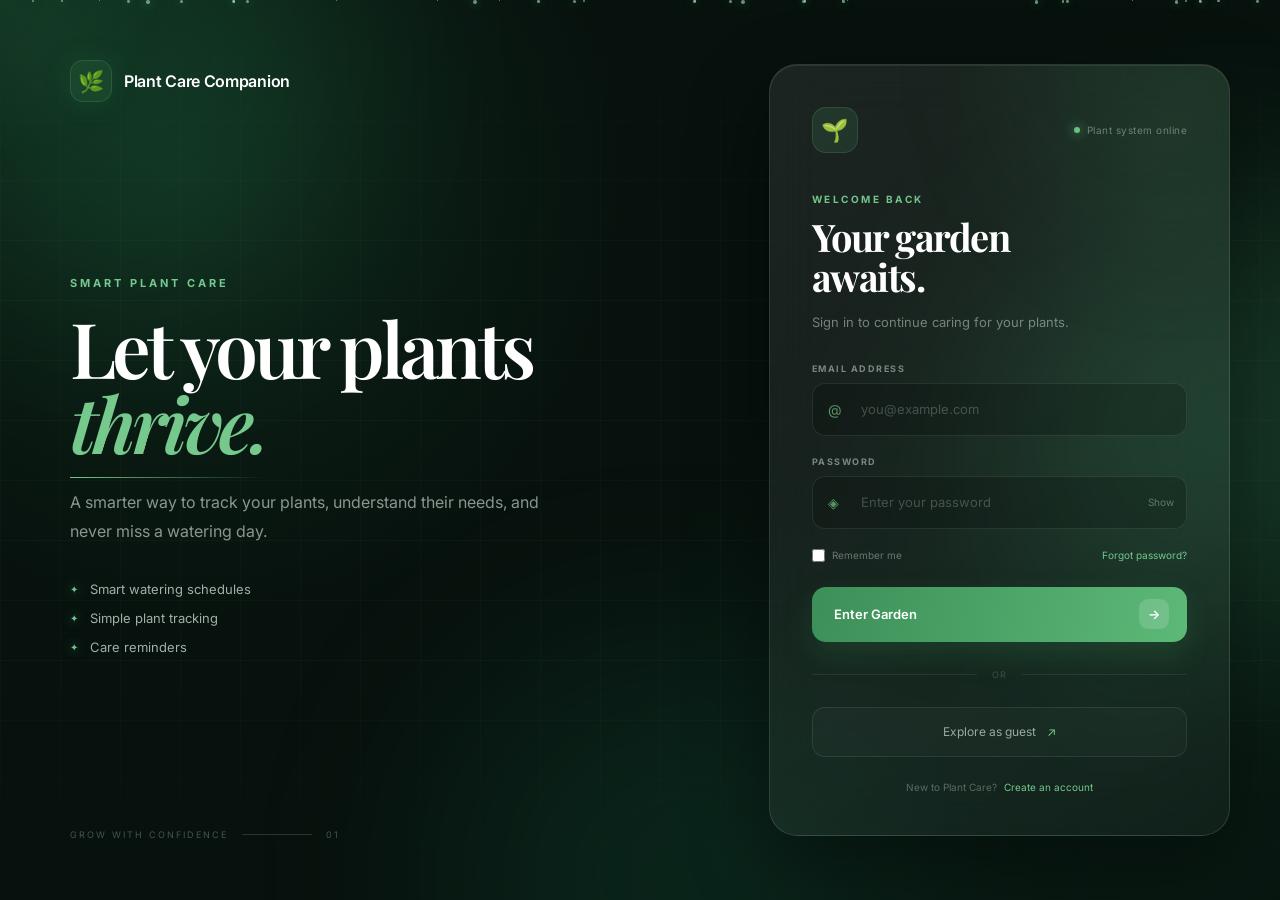
<file: index.html>
<!DOCTYPE html>
<html lang="en">
<head>
    <meta charset="UTF-8">
    <meta name="viewport" content="width=device-width, initial-scale=1.0">
    <meta http-equiv="refresh" content="0; url=html/index.html">
    <title>Plant Care Companion</title>
</head>
<body>
    <p>Opening Plant Care Companion...</p>

    <script>
        window.location.replace("html/index.html");
    </script>
</body>
</html>
</file>
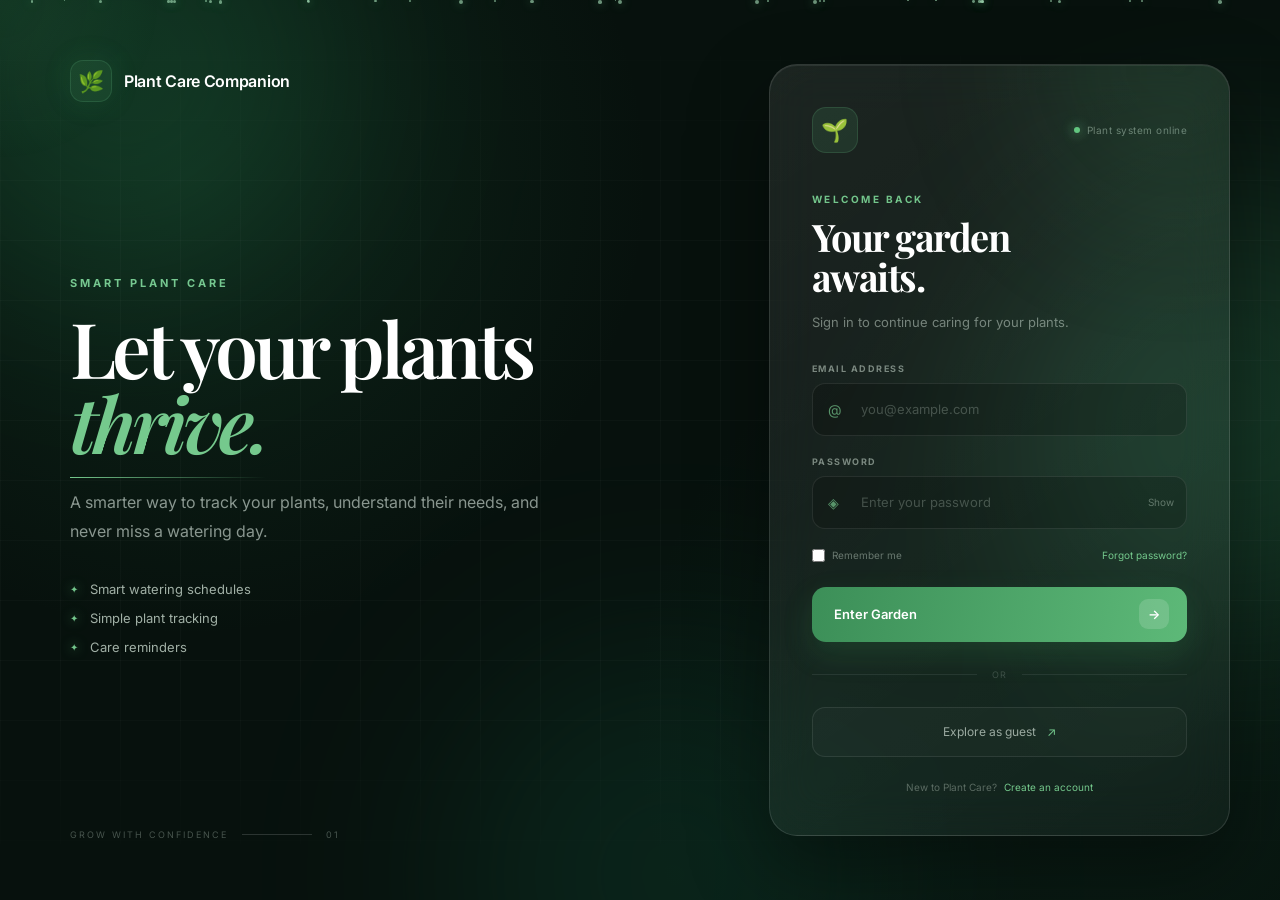
<file: html/index.html>
<!DOCTYPE html>
<html lang="en">

<head>
    <meta charset="UTF-8">
    <meta name="viewport" content="width=device-width, initial-scale=1.0">

    <title>Plant Care Companion</title>

    <!-- Google Font -->
    <link rel="preconnect" href="https://fonts.googleapis.com">
    <link rel="preconnect" href="https://fonts.gstatic.com" crossorigin>

    <link
        href="https://fonts.googleapis.com/css2?family=Inter:wght@400;500;600;700&family=Playfair+Display:wght@500;600;700&display=swap"
        rel="stylesheet">

    <!-- CSS -->
    <link rel="stylesheet" href="../css/style.css">
    <link rel="stylesheet" href="../css/login.css">
</head>

<body>

    <!-- Animated Background -->

    <div class="background">

        <div class="gradient-orb orb-one"></div>
        <div class="gradient-orb orb-two"></div>
        <div class="gradient-orb orb-three"></div>

        <div class="grid-overlay"></div>

        <div class="particles" id="particles"></div>

    </div>


    <!-- Mouse-following light -->

    <div class="cursor-glow" id="cursorGlow"></div>


    <!-- Main Page -->

    <main class="login-page">


        <!-- Left Content -->

        <section class="hero-section">

            <div class="brand">

                <div class="brand-icon">
                    🌿
                </div>

                <span>Plant Care Companion</span>

            </div>


            <div class="hero-content">

                <p class="eyebrow">
                    SMART PLANT CARE
                </p>

                <h1>
                    Let your plants
                    <span>thrive.</span>
                </h1>

                <p class="hero-description">
                    A smarter way to track your plants,
                    understand their needs, and never
                    miss a watering day.
                </p>


                <div class="hero-features">

                    <div class="feature">
                        <span>✦</span>
                        Smart watering schedules
                    </div>

                    <div class="feature">
                        <span>✦</span>
                        Simple plant tracking
                    </div>

                    <div class="feature">
                        <span>✦</span>
                        Care reminders
                    </div>

                </div>

            </div>


            <div class="hero-footer">
                <span>GROW WITH CONFIDENCE</span>
                <span class="footer-line"></span>
                <span>01</span>
            </div>

        </section>



        <!-- Login -->

        <section class="login-section">

            <div class="login-card">

                <div class="card-top">

                    <div class="mini-logo">
                        🌱
                    </div>

                    <div class="online-status">
                        <span></span>
                        Plant system online
                    </div>

                </div>


                <div class="login-heading">

                    <p class="small-heading">
                        WELCOME BACK
                    </p>

                    <h2>
                        Your garden
                        <br>
                        awaits.
                    </h2>

                    <p>
                        Sign in to continue caring for your plants.
                    </p>

                </div>


                <form id="loginForm">


                    <div class="input-group">

                        <label for="email">
                            EMAIL ADDRESS
                        </label>

                        <div class="input-wrapper">

                            <span class="input-icon">
                                @
                            </span>

                            <input
                                type="email"
                                id="email"
                                placeholder="you@example.com"
                                required
                            >

                        </div>

                    </div>



                    <div class="input-group">

                        <label for="password">
                            PASSWORD
                        </label>

                        <div class="input-wrapper">

                            <span class="input-icon">
                                ◈
                            </span>

                            <input
                                type="password"
                                id="password"
                                placeholder="Enter your password"
                                required
                            >

                            <button
                                type="button"
                                class="password-toggle"
                                id="passwordToggle">
                                Show
                            </button>

                        </div>

                    </div>



                    <div class="form-options">

                        <label class="remember">

                            <input
                                type="checkbox"
                                id="remember">

                            <span>
                                Remember me
                            </span>

                        </label>

                        <a href="#">
                            Forgot password?
                        </a>

                    </div>



                    <button
                        type="submit"
                        class="login-button">

                        <span>
                            Enter Garden
                        </span>

                        <span class="button-arrow">
                            →
                        </span>

                    </button>


                </form>


                <div class="divider">

                    <span>OR</span>

                </div>


                <button class="guest-button" type="button">

                    Explore as guest
                    <span>↗</span>

                </button>


                <p class="signup-text">

                    New to Plant Care?

                    <a href="#">
                        Create an account
                    </a>

                </p>


            </div>

        </section>

    </main>


    <!-- JavaScript -->

    <script src="../javascript/main.js"></script>
    <script src="../javascript/login.js"></script>

</body>

</html>
</file>
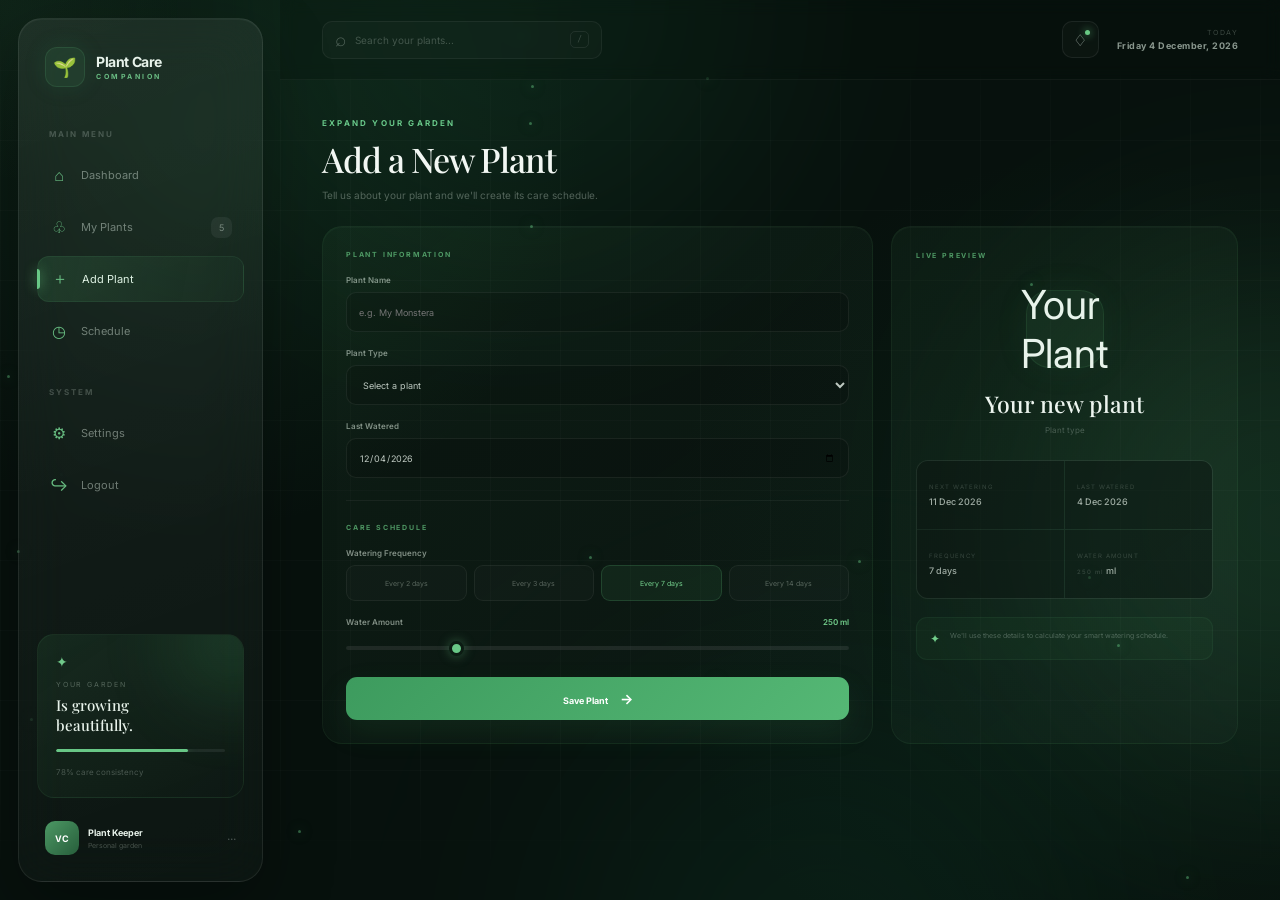
<file: html/add-plant.html>
<!DOCTYPE html>
<html lang="en">

<head>

    <meta charset="UTF-8">
    <meta name="viewport" content="width=device-width, initial-scale=1.0">

    <title>Add Plant | Plant Care Companion</title>

    <link rel="preconnect" href="https://fonts.googleapis.com">
    <link rel="preconnect" href="https://fonts.gstatic.com" crossorigin>

    <link
        href="https://fonts.googleapis.com/css2?family=Inter:wght@400;500;600;700&family=Playfair+Display:wght@500;600;700&display=swap"
        rel="stylesheet">

    <link rel="stylesheet" href="../css/style.css">
    <link rel="stylesheet" href="../css/dashboard.css">
    <link rel="stylesheet" href="../css/plants.css">

</head>


<body>


<div class="dashboard-background">

    <div class="dashboard-orb orb-a"></div>
    <div class="dashboard-orb orb-b"></div>
    <div class="dashboard-orb orb-c"></div>

    <div class="dashboard-grid"></div>

    <div id="dashboardParticles"></div>

</div>


<div
    class="dashboard-cursor-glow"
    id="dashboardCursorGlow">
</div>



<!-- =========================================
     PERMANENT SIDEBAR
========================================== -->

<aside class="sidebar" id="sidebar">


    <div class="sidebar-logo">

        <div class="sidebar-logo-icon">
            🌱
        </div>

        <div>

            <h2>
                Plant Care
            </h2>

            <span>
                COMPANION
            </span>

        </div>

    </div>



    <nav class="sidebar-nav">


        <p class="nav-label">
            MAIN MENU
        </p>


        <a
            href="dashboard.html"
            class="nav-item">

            <span class="nav-icon">
                ⌂
            </span>

            <span>
                Dashboard
            </span>

        </a>


        <a
            href="plants.html"
            class="nav-item">

            <span class="nav-icon">
                ♧
            </span>

            <span>
                My Plants
            </span>

            <span
                class="nav-count"
                data-total-plants>
                5
            </span>

        </a>


        <a
            href="add-plant.html"
            class="nav-item active">

            <span class="nav-icon">
                ＋
            </span>

            <span>
                Add Plant
            </span>

        </a>


        <a
            href="schedule.html"
            class="nav-item">

            <span class="nav-icon">
                ◷
            </span>

            <span>
                Schedule
            </span>

        </a>


        <p class="nav-label secondary-label">
            SYSTEM
        </p>


        <a
            href="settings.html"
            class="nav-item">

            <span class="nav-icon">
                ⚙
            </span>

            <span>
                Settings
            </span>

        </a>


        <a
            href="index.html"
            class="nav-item logout-item">

            <span class="nav-icon">
                ↪
            </span>

            <span>
                Logout
            </span>

        </a>


    </nav>



    <div class="sidebar-bottom">


        <div class="growth-card">

            <div class="growth-glow"></div>

            <div class="growth-icon">
                ✦
            </div>

            <p>
                YOUR GARDEN
            </p>

            <h3>
                Is growing beautifully.
            </h3>

            <div class="growth-progress">
                <span></span>
            </div>

            <small>
                78% care consistency
            </small>

        </div>


        <div class="profile-mini">

            <div class="profile-avatar">
                VC
            </div>

            <div class="profile-info">

                <strong>
                    Plant Keeper
                </strong>

                <span>
                    Personal garden
                </span>

            </div>

            <button>
                ···
            </button>

        </div>


    </div>


</aside>



<!-- =========================================
     MAIN
========================================== -->

<main class="dashboard-main add-plant-main">


    <header class="topbar">


        <div class="mobile-brand">

            <button
                class="menu-button"
                id="menuButton">

                ☰

            </button>

            <span>
                🌱 Plant Care
            </span>

        </div>


        <div class="topbar-search">

            <span>
                ⌕
            </span>

            <input
                type="text"
                placeholder="Search your plants...">

            <kbd>
                /
            </kbd>

        </div>


        <div class="topbar-actions">

            <button
                class="icon-button notification-button"
                id="notificationButton">

                ♢

                <span class="notification-dot"></span>

            </button>


            <div class="date-display">

                <span>
                    TODAY
                </span>

                <strong id="currentDate">
                    17 SEP 2026
                </strong>

            </div>

        </div>


    </header>



    <!-- CONTENT -->

    <div class="add-plant-content">


        <div class="page-heading">

            <div>

                <span class="page-kicker">
                    EXPAND YOUR GARDEN
                </span>

                <h1>
                    Add a New Plant
                </h1>

                <p>
                    Tell us about your plant and we'll create
                    its care schedule.
                </p>

            </div>

        </div>



        <div class="add-plant-layout">


            <!-- FORM -->

            <div class="add-plant-card-form">


                <form id="plantForm">


                    <div class="form-section">

                        <span class="form-section-label">
                            PLANT INFORMATION
                        </span>


                        <div class="form-group">

                            <label for="plantName">
                                Plant Name
                            </label>

                            <input
                                type="text"
                                id="plantName"
                                placeholder="e.g. My Monstera"
                                required>

                        </div>


                        <div class="form-group">

                            <label for="species">
                                Plant Type
                            </label>

                            <select
                                id="species"
                                required>

                                <option value="">
                                    Select a plant
                                </option>

                                <option value="money">
                                    Money Plant
                                </option>

                                <option value="aloe">
                                    Aloe Vera
                                </option>

                                <option value="rose">
                                    Rose
                                </option>

                                <option value="snake">
                                    Snake Plant
                                </option>

                                <option value="peace">
                                    Peace Lily
                                </option>

                                <option value="other">
                                    Other
                                </option>

                            </select>

                        </div>


                        <div class="form-group">

                            <label for="lastWatered">
                                Last Watered
                            </label>

                            <input
                                type="date"
                                id="lastWatered"
                                required>

                        </div>

                    </div>



                    <div class="form-section">

                        <span class="form-section-label">
                            CARE SCHEDULE
                        </span>


                        <div class="form-group">

                            <label>
                                Watering Frequency
                            </label>


                            <div class="frequency-options">


                                <button
                                    type="button"
                                    class="frequency-option"
                                    data-days="2">

                                    Every 2 days

                                </button>


                                <button
                                    type="button"
                                    class="frequency-option"
                                    data-days="3">

                                    Every 3 days

                                </button>


                                <button
                                    type="button"
                                    class="frequency-option active"
                                    data-days="7">

                                    Every 7 days

                                </button>


                                <button
                                    type="button"
                                    class="frequency-option"
                                    data-days="14">

                                    Every 14 days

                                </button>


                            </div>


                            <input
                                type="hidden"
                                id="frequency"
                                value="7">

                        </div>


                        <div class="form-group">

                            <label for="waterSlider">

                                Water Amount

                                <strong>

                                    <span id="waterAmount">
                                        250
                                    </span>

                                    ml

                                </strong>

                            </label>


                            <input
                                type="range"
                                id="waterSlider"
                                min="50"
                                max="1000"
                                value="250"
                                step="50">

                        </div>


                    </div>



                    <button
                        type="submit"
                        id="savePlantButton"
                        class="save-plant-button">

                        Save Plant

                        <span>
                            →
                        </span>

                    </button>


                </form>


            </div>



            <!-- PREVIEW -->

            <aside class="preview-card">


                <span class="form-section-label">
                    LIVE PREVIEW
                </span>


                <div
                    class="preview-plant-icon"
                    id="previewPlant">

                    🌱

                </div>


                <h2 id="previewName">
                    Your new plant
                </h2>


                <p id="previewSpecies">
                    Plant type
                </p>


                <div class="preview-details">


                    <div>

                        <span>
                            NEXT WATERING
                        </span>

                        <strong id="nextWatering">
                            —
                        </strong>

                    </div>


                    <div>

                        <span>
                            LAST WATERED
                        </span>

                        <strong id="previewLastWatered">
                            —
                        </strong>

                    </div>


                    <div>

                        <span>
                            FREQUENCY
                        </span>

                        <strong id="previewFrequency">
                            Every 7 days
                        </strong>

                    </div>


                    <div>

                        <span>
                            WATER AMOUNT
                        </span>

                        <strong>

                            <span id="previewAmount">
                                250
                            </span>

                            ml

                        </strong>

                    </div>


                </div>


                <div class="preview-tip">

                    <span>
                        ✦
                    </span>

                    <p>
                        We'll use these details to calculate
                        your smart watering schedule.
                    </p>

                </div>


            </aside>


        </div>


    </div>


</main>



<script src="../javascript/main.js"></script>
<script src="../javascript/dashboard.js"></script>
<script src="../javascript/plants.js"></script>

</body>

</html>
</file>
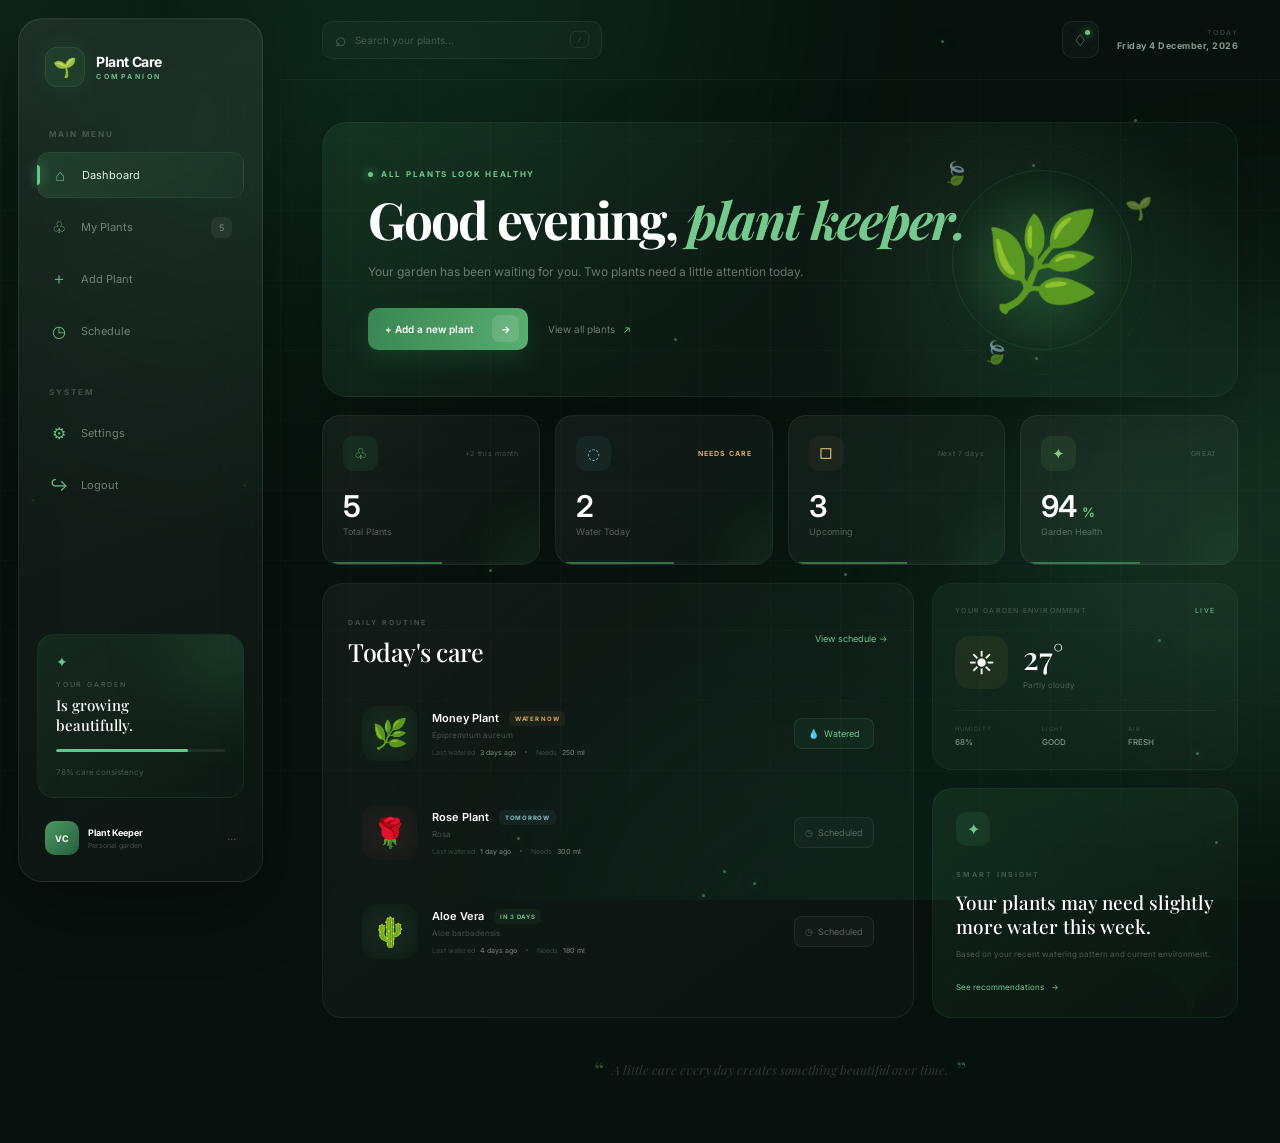
<file: html/dashboard.html>
<!DOCTYPE html>
<html lang="en">

<head>

    <meta charset="UTF-8">
    <meta name="viewport" content="width=device-width, initial-scale=1.0">

    <title>Dashboard | Plant Care Companion</title>

    <!-- Fonts -->
    <link rel="preconnect" href="https://fonts.googleapis.com">
    <link rel="preconnect" href="https://fonts.gstatic.com" crossorigin>

    <link
        href="https://fonts.googleapis.com/css2?family=Inter:wght@400;500;600;700&family=Playfair+Display:wght@500;600;700&display=swap"
        rel="stylesheet">

    <!-- Global CSS -->
    <link rel="stylesheet" href="../css/style.css">

    <!-- Dashboard CSS -->
    <link rel="stylesheet" href="../css/dashboard.css">

</head>


<body>


    <!-- =====================================
         BACKGROUND
    ====================================== -->

    <div class="dashboard-background">

        <div class="dashboard-orb orb-a"></div>
        <div class="dashboard-orb orb-b"></div>
        <div class="dashboard-orb orb-c"></div>

        <div class="dashboard-grid"></div>

        <div id="dashboardParticles"></div>

    </div>


    <!-- Mouse Light -->

    <div
        class="dashboard-cursor-glow"
        id="dashboardCursorGlow">
    </div>



    <!-- =====================================
         SIDEBAR
    ====================================== -->

    <aside class="sidebar" id="sidebar">


        <!-- Logo -->

        <div class="sidebar-logo">

            <div class="sidebar-logo-icon">
                🌱
            </div>

            <div>

                <h2>Plant Care</h2>

                <span>COMPANION</span>

            </div>

        </div>



        <!-- Navigation -->

        <nav class="sidebar-nav">


            <p class="nav-label">
                MAIN MENU
            </p>


            <a
                href="dashboard.html"
                class="nav-item active">

                <span class="nav-icon">⌂</span>

                <span>Dashboard</span>

            </a>


            <a
                href="plants.html"
                class="nav-item">

                <span class="nav-icon">♧</span>

                <span>My Plants</span>

                <span class="nav-count">
                    5
                </span>

            </a>


            <a
                href="add-plant.html"
                class="nav-item">

                <span class="nav-icon">＋</span>

                <span>Add Plant</span>

            </a>


            <a
                href="plants.html"
                class="nav-item">

                <span class="nav-icon">◷</span>

                <span>Schedule</span>

            </a>



            <p class="nav-label secondary-label">
                SYSTEM
            </p>


            <a
                href="#"
                class="nav-item">

                <span class="nav-icon">⚙</span>

                <span>Settings</span>

            </a>


            <a
                href="index.html"
                class="nav-item logout-item">

                <span class="nav-icon">↪</span>

                <span>Logout</span>

            </a>

        </nav>



        <!-- Sidebar Bottom -->

        <div class="sidebar-bottom">

            <div class="growth-card">

                <div class="growth-glow"></div>

                <div class="growth-icon">
                    ✦
                </div>

                <p>
                    YOUR GARDEN
                </p>

                <h3>
                    Is growing beautifully.
                </h3>

                <div class="growth-progress">

                    <span></span>

                </div>

                <small>
                    78% care consistency
                </small>

            </div>


            <div class="profile-mini">

                <div class="profile-avatar">
                    VC
                </div>

                <div class="profile-info">

                    <strong>
                        Plant Keeper
                    </strong>

                    <span>
                        Personal garden
                    </span>

                </div>

                <button>
                    ···
                </button>

            </div>

        </div>

    </aside>



    <!-- =====================================
         MAIN CONTENT
    ====================================== -->

    <main class="dashboard-main">


        <!-- Topbar -->

        <header class="topbar">

            <div class="mobile-brand">

                <button
                    class="menu-button"
                    id="menuButton">

                    ☰

                </button>

                <span>
                    🌱 Plant Care
                </span>

            </div>


            <div class="topbar-search">

                <span>⌕</span>

                <input
                    type="text"
                    placeholder="Search your plants...">

                <kbd>
                    /
                </kbd>

            </div>


            <div class="topbar-actions">


                <button
                    class="icon-button notification-button"
                    id="notificationButton">

                    ♢

                    <span class="notification-dot"></span>

                </button>


                <div class="date-display">

                    <span>
                        TODAY
                    </span>

                    <strong id="currentDate">
                        16 SEP 2026
                    </strong>

                </div>

            </div>

        </header>



        <!-- =====================================
             DASHBOARD CONTENT
        ====================================== -->

        <div class="dashboard-content">


            <!-- Hero -->

            <section class="dashboard-hero">


                <div class="hero-copy">

                    <div class="hero-status">

                        <span></span>

                        ALL PLANTS LOOK HEALTHY

                    </div>


                    <h1>
                        Good evening,
                        <em>plant keeper.</em>
                    </h1>


                    <p>
                        Your garden has been waiting for you.
                        Two plants need a little attention today.
                    </p>


                    <div class="hero-actions">

                        <a
                            href="add-plant.html"
                            class="primary-action">

                            <span>
                                + Add a new plant
                            </span>

                            <b>
                                →
                            </b>

                        </a>


                        <a
                            href="plants.html"
                            class="secondary-action">

                            View all plants
                            <span>↗</span>

                        </a>

                    </div>

                </div>



                <!-- Decorative Plant Visual -->

                <div class="hero-plant">

                    <div class="plant-aura"></div>

                    <div class="plant-ring ring-one"></div>
                    <div class="plant-ring ring-two"></div>

                    <div class="hero-plant-symbol">
                        🌿
                    </div>

                    <div class="floating-leaf leaf-one">
                        🍃
                    </div>

                    <div class="floating-leaf leaf-two">
                        🌱
                    </div>

                    <div class="floating-leaf leaf-three">
                        🍃
                    </div>

                </div>

            </section>



            <!-- =====================================
                 STATISTICS
            ====================================== -->

            <section class="stats-grid">


                <div class="stat-card">

                    <div class="stat-card-top">

                        <div class="stat-icon plant-stat">
                            ♧
                        </div>

                        <span class="stat-change">
                            +2 this month
                        </span>

                    </div>

                    <div class="stat-number">
                        <span
                            class="counter"
                            data-target="5">
                            0
                        </span>
                    </div>

                    <p>
                        Total Plants
                    </p>

                    <div class="stat-line">
                        <span></span>
                    </div>

                </div>



                <div class="stat-card priority-card">

                    <div class="stat-card-top">

                        <div class="stat-icon water-stat">
                            ◌
                        </div>

                        <span class="urgent-badge">
                            NEEDS CARE
                        </span>

                    </div>

                    <div class="stat-number">
                        <span
                            class="counter"
                            data-target="2">
                            0
                        </span>
                    </div>

                    <p>
                        Water Today
                    </p>

                    <div class="stat-line">
                        <span></span>
                    </div>

                </div>



                <div class="stat-card">

                    <div class="stat-card-top">

                        <div class="stat-icon calendar-stat">
                            □
                        </div>

                        <span class="stat-change">
                            Next 7 days
                        </span>

                    </div>

                    <div class="stat-number">
                        <span
                            class="counter"
                            data-target="3">
                            0
                        </span>
                    </div>

                    <p>
                        Upcoming
                    </p>

                    <div class="stat-line">
                        <span></span>
                    </div>

                </div>



                <div class="stat-card">

                    <div class="stat-card-top">

                        <div class="stat-icon health-stat">
                            ✦
                        </div>

                        <span class="health-badge">
                            GREAT
                        </span>

                    </div>

                    <div class="stat-number">

                        <span
                            class="counter"
                            data-target="94">
                            0
                        </span>

                        <small>%</small>

                    </div>

                    <p>
                        Garden Health
                    </p>

                    <div class="stat-line">
                        <span></span>
                    </div>

                </div>

            </section>



            <!-- =====================================
                 TWO COLUMN AREA
            ====================================== -->

            <section class="dashboard-columns">


                <!-- Today's Care -->

                <div class="care-panel">


                    <div class="panel-heading">

                        <div>

                            <span class="panel-eyebrow">
                                DAILY ROUTINE
                            </span>

                            <h2>
                                Today's care
                            </h2>

                        </div>


                        <a href="plants.html">
                            View schedule →
                        </a>

                    </div>



                    <!-- Money Plant -->

                    <article class="care-item">

                        <div class="plant-thumbnail money-plant">
                            🌿
                        </div>


                        <div class="care-details">

                            <div class="care-title-row">

                                <h3>
                                    Money Plant
                                </h3>

                                <span class="care-tag urgent">
                                    WATER NOW
                                </span>

                            </div>

                            <p>
                                Epipremnum aureum
                            </p>

                            <div class="care-meta">

                                <span>
                                    Last watered
                                    <strong>
                                        3 days ago
                                    </strong>
                                </span>

                                <span class="meta-divider"></span>

                                <span>
                                    Needs
                                    <strong>
                                        250 ml
                                    </strong>
                                </span>

                            </div>

                        </div>


                        <button
                            class="water-button"
                            data-plant="Money Plant">

                            💧

                            <span>
                                Watered
                            </span>

                        </button>

                    </article>



                    <!-- Rose -->

                    <article class="care-item">

                        <div class="plant-thumbnail rose-plant">
                            🌹
                        </div>


                        <div class="care-details">

                            <div class="care-title-row">

                                <h3>
                                    Rose Plant
                                </h3>

                                <span class="care-tag tomorrow">
                                    TOMORROW
                                </span>

                            </div>

                            <p>
                                Rosa
                            </p>

                            <div class="care-meta">

                                <span>
                                    Last watered
                                    <strong>
                                        1 day ago
                                    </strong>
                                </span>

                                <span class="meta-divider"></span>

                                <span>
                                    Needs
                                    <strong>
                                        300 ml
                                    </strong>
                                </span>

                            </div>

                        </div>


                        <button
                            class="water-button secondary-water"
                            data-plant="Rose Plant">

                            ◷

                            <span>
                                Scheduled
                            </span>

                        </button>

                    </article>



                    <!-- Aloe -->

                    <article class="care-item">

                        <div class="plant-thumbnail aloe-plant">
                            🌵
                        </div>


                        <div class="care-details">

                            <div class="care-title-row">

                                <h3>
                                    Aloe Vera
                                </h3>

                                <span class="care-tag upcoming">
                                    IN 3 DAYS
                                </span>

                            </div>

                            <p>
                                Aloe barbadensis
                            </p>

                            <div class="care-meta">

                                <span>
                                    Last watered
                                    <strong>
                                        4 days ago
                                    </strong>
                                </span>

                                <span class="meta-divider"></span>

                                <span>
                                    Needs
                                    <strong>
                                        180 ml
                                    </strong>
                                </span>

                            </div>

                        </div>


                        <button
                            class="water-button secondary-water"
                            data-plant="Aloe Vera">

                            ◷

                            <span>
                                Scheduled
                            </span>

                        </button>

                    </article>


                </div>



                <!-- Right Side -->

                <div class="side-panels">


                    <!-- Weather -->

                    <div class="weather-card">

                        <div class="weather-top">

                            <span>
                                YOUR GARDEN ENVIRONMENT
                            </span>

                            <span>
                                LIVE
                            </span>

                        </div>


                        <div class="weather-main">

                            <div class="weather-icon">
                                ☀
                            </div>

                            <div>

                                <strong>
                                    27°
                                </strong>

                                <span>
                                    Partly cloudy
                                </span>

                            </div>

                        </div>


                        <div class="environment-stats">

                            <div>

                                <span>
                                    HUMIDITY
                                </span>

                                <strong>
                                    68%
                                </strong>

                            </div>

                            <div>

                                <span>
                                    LIGHT
                                </span>

                                <strong>
                                    GOOD
                                </strong>

                            </div>

                            <div>

                                <span>
                                    AIR
                                </span>

                                <strong>
                                    FRESH
                                </strong>

                            </div>

                        </div>

                    </div>



                    <!-- Quick Insight -->

                    <div class="insight-card">

                        <div class="insight-icon">
                            ✦
                        </div>

                        <span class="panel-eyebrow">
                            SMART INSIGHT
                        </span>

                        <h3>
                            Your plants may need
                            slightly more water
                            this week.
                        </h3>

                        <p>
                            Based on your recent watering
                            pattern and current environment.
                        </p>

                        <a href="plants.html">
                            See recommendations
                            <span>→</span>
                        </a>

                    </div>

                </div>

            </section>



            <!-- Bottom Quote -->

            <div class="dashboard-quote">

                <span>“</span>

                <p>
                    A little care every day creates
                    something beautiful over time.
                </p>

                <span>”</span>

            </div>


        </div>

    </main>



    <!-- JavaScript -->

    <script src="../javascript/main.js"></script>
    <script src="../javascript/dashboard.js"></script>

</body>

</html>
</file>
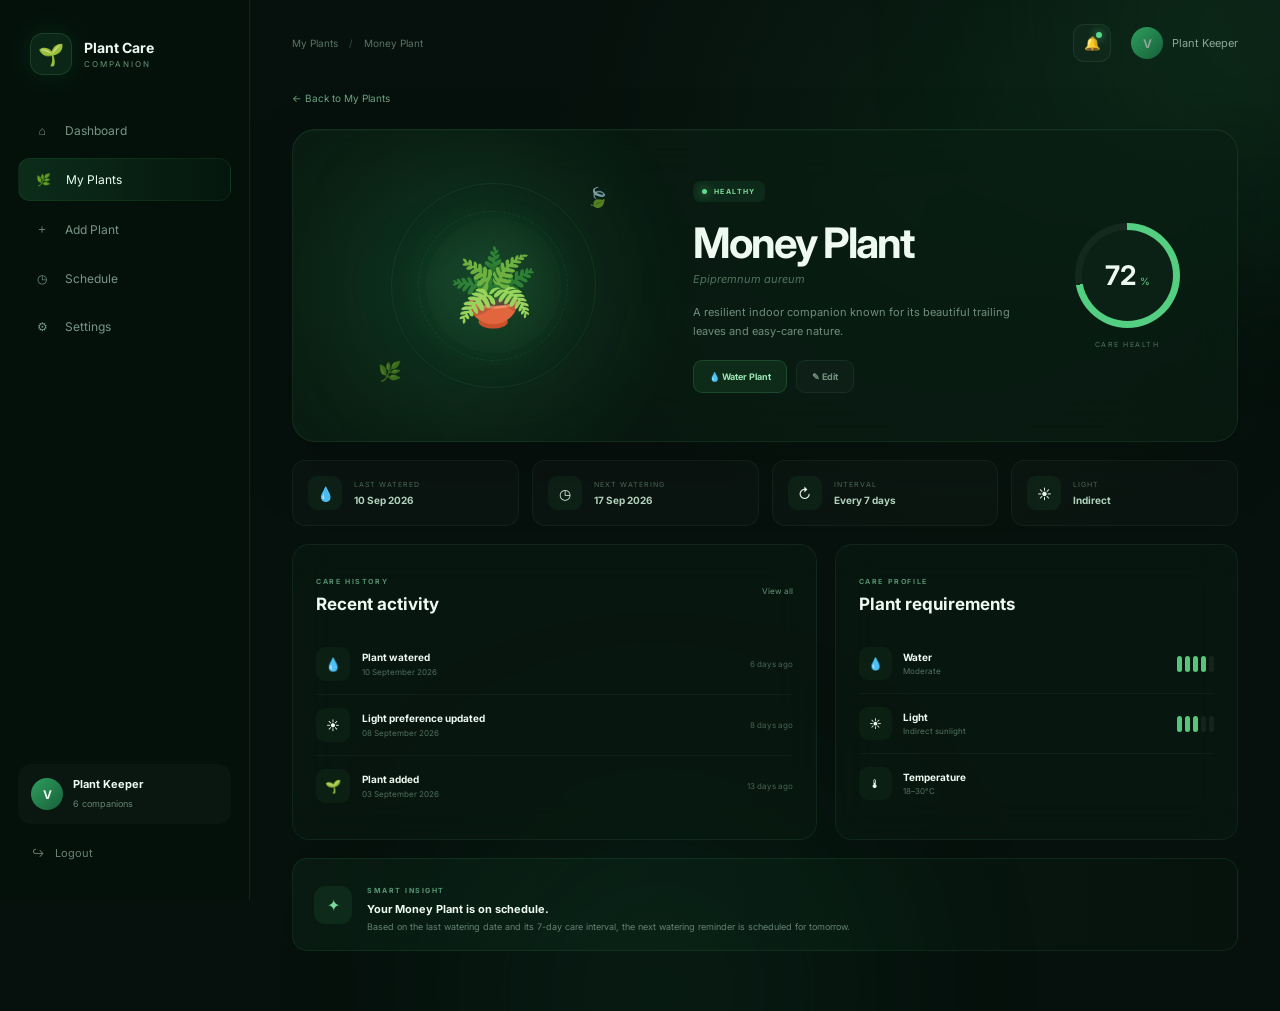
<file: html/plant-details.html>
<!DOCTYPE html>
<html lang="en">
<head>
    <meta charset="UTF-8">
    <meta name="viewport" content="width=device-width, initial-scale=1.0">

    <title>Plant Details | Plant Care Companion</title>

    <link rel="stylesheet" href="../css/style.css">
    <link rel="stylesheet" href="../css/plant-details.css">

    <link rel="preconnect" href="https://fonts.googleapis.com">
    <link rel="preconnect" href="https://fonts.gstatic.com" crossorigin>

    <link href="https://fonts.googleapis.com/css2?family=Inter:wght@400;500;600;700;800&display=swap" rel="stylesheet">
</head>

<body>

<div class="app-shell">

    <div class="ambient ambient-one"></div>
    <div class="ambient ambient-two"></div>
    <div class="grid-bg"></div>


    <!-- SIDEBAR -->

    <aside class="sidebar">

        <div class="brand">

            <div class="brand-icon">🌱</div>

            <div>
                <h2>Plant Care</h2>
                <span>COMPANION</span>
            </div>

        </div>


        <nav class="navigation">

            <a href="dashboard.html">
                <span>⌂</span>
                Dashboard
            </a>

            <a href="plants.html" class="active">
                <span>🌿</span>
                My Plants
            </a>

            <a href="add-plant.html">
                <span>＋</span>
                Add Plant
            </a>

            <a href="schedule.html">
                <span>◷</span>
                Schedule
            </a>

            <a href="#">
                <span>⚙</span>
                Settings
            </a>

        </nav>


        <div class="sidebar-bottom">

            <div class="mini-profile">

                <div class="profile-avatar">
                    V
                </div>

                <div>
                    <strong>Plant Keeper</strong>
                    <small>6 companions</small>
                </div>

            </div>

            <a href="index.html" class="logout">
                <span>↪</span>
                Logout
            </a>

        </div>

    </aside>


    <!-- MAIN -->

    <main class="main-content">


        <!-- TOPBAR -->

        <header class="topbar">

            <div class="breadcrumb">
                My Plants <span>/</span> Money Plant
            </div>

            <div class="top-actions">

                <button class="icon-button">
                    🔔
                    <i></i>
                </button>

                <div class="profile-small">

                    <div class="profile-avatar">
                        V
                    </div>

                    <span>Plant Keeper</span>

                </div>

            </div>

        </header>


        <!-- BACK -->

        <a href="plants.html" class="back-link">
            ← Back to My Plants
        </a>


        <!-- HERO -->

        <section class="plant-hero">


            <div class="plant-visual">

                <div class="visual-glow"></div>

                <div class="plant-ring ring-one"></div>
                <div class="plant-ring ring-two"></div>

                <div class="plant-image">
                    🪴
                </div>

                <div class="floating-leaf leaf-one">
                    🍃
                </div>

                <div class="floating-leaf leaf-two">
                    🌿
                </div>

            </div>


            <div class="plant-introduction">

                <div class="status-badge">
                    <span></span>
                    HEALTHY
                </div>

                <h1>
                    Money Plant
                </h1>

                <p class="scientific">
                    Epipremnum aureum
                </p>

                <p class="description">
                    A resilient indoor companion known for its
                    beautiful trailing leaves and easy-care nature.
                </p>


                <div class="hero-actions">

                    <button class="primary-action"
                            onclick="waterPlant()">
                        💧 Water Plant
                    </button>

                    <button class="secondary-action"
                            onclick="editPlant()">
                        ✎ Edit
                    </button>

                </div>

            </div>


            <div class="health-score">

                <div class="score-ring">

                    <div class="score-inner">
                        <strong>72</strong>
                        <span>%</span>
                    </div>

                </div>

                <span>CARE HEALTH</span>

            </div>

        </section>


        <!-- QUICK INFORMATION -->

        <section class="quick-info">


            <div class="info-card">

                <span class="info-icon">
                    💧
                </span>

                <div>
                    <small>LAST WATERED</small>
                    <strong>10 Sep 2026</strong>
                </div>

            </div>


            <div class="info-card">

                <span class="info-icon">
                    ◷
                </span>

                <div>
                    <small>NEXT WATERING</small>
                    <strong>17 Sep 2026</strong>
                </div>

            </div>


            <div class="info-card">

                <span class="info-icon">
                    ↻
                </span>

                <div>
                    <small>INTERVAL</small>
                    <strong>Every 7 days</strong>
                </div>

            </div>


            <div class="info-card">

                <span class="info-icon">
                    ☀
                </span>

                <div>
                    <small>LIGHT</small>
                    <strong>Indirect</strong>
                </div>

            </div>

        </section>


        <!-- LOWER CONTENT -->

        <div class="details-grid">


            <!-- CARE ACTIVITY -->

            <section class="activity-panel">

                <div class="panel-heading">

                    <div>
                        <span>CARE HISTORY</span>
                        <h2>Recent activity</h2>
                    </div>

                    <button class="more-button">
                        View all
                    </button>

                </div>


                <div class="activity-list">


                    <div class="activity">

                        <div class="activity-icon">
                            💧
                        </div>

                        <div class="activity-content">

                            <strong>
                                Plant watered
                            </strong>

                            <small>
                                10 September 2026
                            </small>

                        </div>

                        <span class="activity-time">
                            6 days ago
                        </span>

                    </div>


                    <div class="activity">

                        <div class="activity-icon">
                            ☀
                        </div>

                        <div class="activity-content">

                            <strong>
                                Light preference updated
                            </strong>

                            <small>
                                08 September 2026
                            </small>

                        </div>

                        <span class="activity-time">
                            8 days ago
                        </span>

                    </div>


                    <div class="activity">

                        <div class="activity-icon">
                            🌱
                        </div>

                        <div class="activity-content">

                            <strong>
                                Plant added
                            </strong>

                            <small>
                                03 September 2026
                            </small>

                        </div>

                        <span class="activity-time">
                            13 days ago
                        </span>

                    </div>


                </div>

            </section>


            <!-- CARE REQUIREMENTS -->

            <section class="requirements-panel">

                <div class="panel-heading">

                    <div>
                        <span>CARE PROFILE</span>
                        <h2>Plant requirements</h2>
                    </div>

                </div>


                <div class="requirement">

                    <div class="requirement-icon">
                        💧
                    </div>

                    <div class="requirement-text">

                        <strong>Water</strong>

                        <span>
                            Moderate
                        </span>

                    </div>

                    <div class="requirement-level">
                        <i></i>
                        <i></i>
                        <i></i>
                        <i></i>
                        <i class="empty"></i>
                    </div>

                </div>


                <div class="requirement">

                    <div class="requirement-icon">
                        ☀
                    </div>

                    <div class="requirement-text">

                        <strong>Light</strong>

                        <span>
                            Indirect sunlight
                        </span>

                    </div>

                    <div class="requirement-level">
                        <i></i>
                        <i></i>
                        <i></i>
                        <i class="empty"></i>
                        <i class="empty"></i>
                    </div>

                </div>


                <div class="requirement">

                    <div class="requirement-icon">
                        🌡
                    </div>

                    <div class="requirement-text">

                        <strong>Temperature</strong>

                        <span>
                            18–30°C
                        </span>

                    </div>

                </div>


            </section>

        </div>


        <!-- SMART INSIGHT -->

        <section class="insight">

            <div class="insight-symbol">
                ✦
            </div>

            <div>

                <span>SMART INSIGHT</span>

                <h3>
                    Your Money Plant is on schedule.
                </h3>

                <p>
                    Based on the last watering date and its
                    7-day care interval, the next watering
                    reminder is scheduled for tomorrow.
                </p>

            </div>

        </section>


    </main>

</div>


<script src="../javascript/plant-details.js"></script>

</body>
</html>
</file>
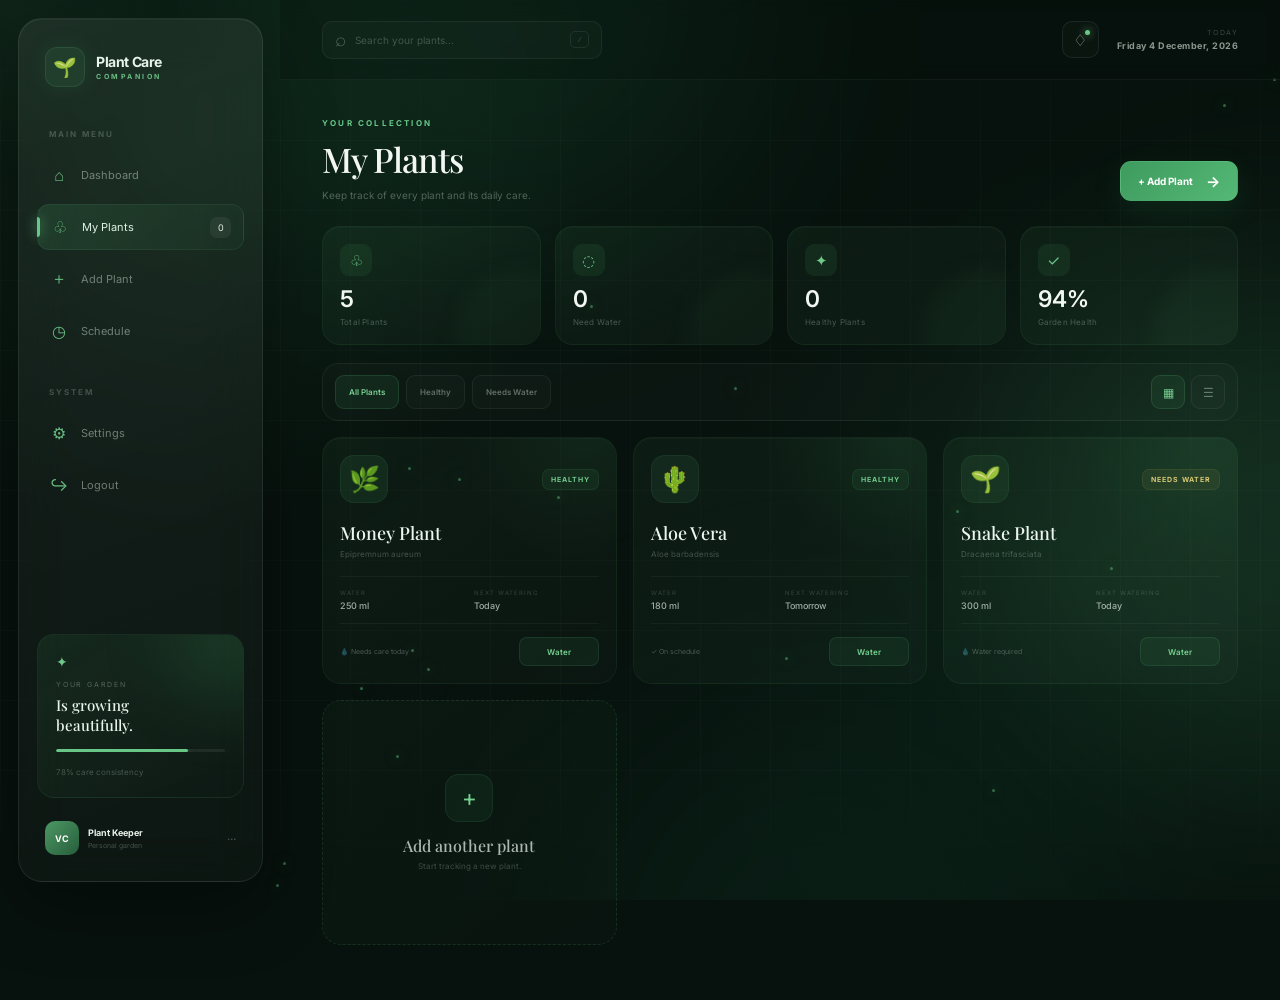
<file: html/plants.html>
<!DOCTYPE html>
<html lang="en">

<head>

    <meta charset="UTF-8">
    <meta name="viewport" content="width=device-width, initial-scale=1.0">

    <title>My Plants | Plant Care Companion</title>

    <!-- Fonts -->
    <link rel="preconnect" href="https://fonts.googleapis.com">
    <link rel="preconnect" href="https://fonts.gstatic.com" crossorigin>

    <link
        href="https://fonts.googleapis.com/css2?family=Inter:wght@400;500;600;700&family=Playfair+Display:wght@500;600;700&display=swap"
        rel="stylesheet">

    <!-- Global + Dashboard Shell -->
    <link rel="stylesheet" href="../css/style.css">
    <link rel="stylesheet" href="../css/dashboard.css">

    <!-- Page CSS -->
    <link rel="stylesheet" href="../css/plants.css">

</head>


<body>


    <!-- =========================================
         BACKGROUND
    ========================================== -->

    <div class="dashboard-background">

        <div class="dashboard-orb orb-a"></div>
        <div class="dashboard-orb orb-b"></div>
        <div class="dashboard-orb orb-c"></div>

        <div class="dashboard-grid"></div>

        <div id="dashboardParticles"></div>

    </div>


    <!-- Cursor Glow -->

    <div
        class="dashboard-cursor-glow"
        id="dashboardCursorGlow">
    </div>


    <!-- =========================================
         PERMANENT SIDEBAR
    ========================================== -->

    <aside class="sidebar" id="sidebar">


        <!-- Logo -->

        <div class="sidebar-logo">

            <div class="sidebar-logo-icon">
                🌱
            </div>

            <div>

                <h2>
                    Plant Care
                </h2>

                <span>
                    COMPANION
                </span>

            </div>

        </div>


        <!-- Navigation -->

        <nav class="sidebar-nav">


            <p class="nav-label">
                MAIN MENU
            </p>


            <a
                href="dashboard.html"
                class="nav-item">

                <span class="nav-icon">
                    ⌂
                </span>

                <span>
                    Dashboard
                </span>

            </a>


            <a
                href="plants.html"
                class="nav-item active">

                <span class="nav-icon">
                    ♧
                </span>

                <span>
                    My Plants
                </span>

                <span class="nav-count" data-total-plants>
                    5
                </span>

            </a>


            <a
                href="add-plant.html"
                class="nav-item">

                <span class="nav-icon">
                    ＋
                </span>

                <span>
                    Add Plant
                </span>

            </a>


            <a
                href="schedule.html"
                class="nav-item">

                <span class="nav-icon">
                    ◷
                </span>

                <span>
                    Schedule
                </span>

            </a>


            <p class="nav-label secondary-label">
                SYSTEM
            </p>


            <a
                href="settings.html"
                class="nav-item">

                <span class="nav-icon">
                    ⚙
                </span>

                <span>
                    Settings
                </span>

            </a>


            <a
                href="index.html"
                class="nav-item logout-item">

                <span class="nav-icon">
                    ↪
                </span>

                <span>
                    Logout
                </span>

            </a>


        </nav>


        <!-- Sidebar Bottom -->

        <div class="sidebar-bottom">


            <div class="growth-card">

                <div class="growth-glow"></div>

                <div class="growth-icon">
                    ✦
                </div>

                <p>
                    YOUR GARDEN
                </p>

                <h3>
                    Is growing beautifully.
                </h3>

                <div class="growth-progress">
                    <span></span>
                </div>

                <small>
                    78% care consistency
                </small>

            </div>


            <div class="profile-mini">

                <div class="profile-avatar">
                    VC
                </div>

                <div class="profile-info">

                    <strong>
                        Plant Keeper
                    </strong>

                    <span>
                        Personal garden
                    </span>

                </div>

                <button>
                    ···
                </button>

            </div>


        </div>

    </aside>



    <!-- =========================================
         MAIN
    ========================================== -->

    <main class="dashboard-main plants-main">


        <!-- TOPBAR -->

        <header class="topbar">


            <div class="mobile-brand">

                <button
                    class="menu-button"
                    id="menuButton">

                    ☰

                </button>

                <span>
                    🌱 Plant Care
                </span>

            </div>


            <div class="topbar-search">

                <span>
                    ⌕
                </span>

                <input
                    type="text"
                    id="plantSearch"
                    placeholder="Search your plants...">

                <kbd>
                    /
                </kbd>

            </div>


            <div class="topbar-actions">

                <button
                    class="icon-button notification-button"
                    id="notificationButton">

                    ♢

                    <span class="notification-dot"></span>

                </button>


                <div class="date-display">

                    <span>
                        TODAY
                    </span>

                    <strong id="currentDate">
                        17 SEP 2026
                    </strong>

                </div>

            </div>

        </header>



        <!-- =========================================
             MY PLANTS CONTENT
        ========================================== -->

        <div class="plants-content">


            <div class="page-heading">

                <div>

                    <span class="page-kicker">
                        YOUR COLLECTION
                    </span>

                    <h1>
                        My Plants
                    </h1>

                    <p>
                        Keep track of every plant and its daily care.
                    </p>

                </div>


                <a
                    href="add-plant.html"
                    class="primary-button">

                    + Add Plant

                    <span>
                        →
                    </span>

                </a>

            </div>



            <!-- Stats -->

            <section class="plants-stats">


                <div class="plant-stat-card">

                    <div class="stat-icon">
                        ♧
                    </div>

                    <div
                        class="stat-value"
                        data-total-plants>
                        5
                    </div>

                    <div class="stat-label">
                        Total Plants
                    </div>

                </div>


                <div class="plant-stat-card">

                    <div class="stat-icon">
                        ◌
                    </div>

                    <div
                        class="stat-value"
                        data-needs-water>
                        2
                    </div>

                    <div class="stat-label">
                        Need Water
                    </div>

                </div>


                <div class="plant-stat-card">

                    <div class="stat-icon">
                        ✦
                    </div>

                    <div
                        class="stat-value"
                        data-healthy-plants>
                        3
                    </div>

                    <div class="stat-label">
                        Healthy Plants
                    </div>

                </div>


                <div class="plant-stat-card">

                    <div class="stat-icon">
                        ✓
                    </div>

                    <div class="stat-value">
                        94%
                    </div>

                    <div class="stat-label">
                        Garden Health
                    </div>

                </div>


            </section>



            <!-- Toolbar -->

            <div class="plants-toolbar">


                <div class="filter-group">

                    <button
                        class="filter-button active"
                        data-filter="all">

                        All Plants

                    </button>


                    <button
                        class="filter-button"
                        data-filter="healthy">

                        Healthy

                    </button>


                    <button
                        class="filter-button"
                        data-filter="needs-water">

                        Needs Water

                    </button>

                </div>


                <div class="view-controls">

                    <button
                        id="gridView"
                        class="view-button active">

                        ▦

                    </button>


                    <button
                        id="listView"
                        class="view-button">

                        ☰

                    </button>

                </div>


            </div>



            <!-- Plant Cards -->

            <div class="plants-grid">


                <article class="plant-card">


                    <div class="plant-card-top">

                        <div class="plant-icon money">
                            🌿
                        </div>

                        <span class="plant-status healthy">
                            HEALTHY
                        </span>

                    </div>


                    <h3>
                        Money Plant
                    </h3>

                    <p class="plant-species">
                        Epipremnum aureum
                    </p>


                    <div class="plant-details">

                        <div>

                            <span>
                                WATER
                            </span>

                            <strong>
                                250 ml
                            </strong>

                        </div>


                        <div>

                            <span>
                                NEXT WATERING
                            </span>

                            <strong>
                                Today
                            </strong>

                        </div>

                    </div>


                    <div class="plant-card-footer">

                        <span>
                            💧 Needs care today
                        </span>

                        <button
                            class="water-button"
                            data-plant-id="demo-money">

                            Water

                        </button>

                    </div>


                </article>



                <article class="plant-card">


                    <div class="plant-card-top">

                        <div class="plant-icon aloe">
                            🌵
                        </div>

                        <span class="plant-status healthy">
                            HEALTHY
                        </span>

                    </div>


                    <h3>
                        Aloe Vera
                    </h3>

                    <p class="plant-species">
                        Aloe barbadensis
                    </p>


                    <div class="plant-details">

                        <div>

                            <span>
                                WATER
                            </span>

                            <strong>
                                180 ml
                            </strong>

                        </div>


                        <div>

                            <span>
                                NEXT WATERING
                            </span>

                            <strong>
                                Tomorrow
                            </strong>

                        </div>

                    </div>


                    <div class="plant-card-footer">

                        <span>
                            ✓ On schedule
                        </span>

                        <button
                            class="water-button"
                            data-plant-id="demo-aloe">

                            Water

                        </button>

                    </div>


                </article>



                <article class="plant-card">


                    <div class="plant-card-top">

                        <div class="plant-icon snake">
                            🌱
                        </div>

                        <span class="plant-status needs-water">
                            NEEDS WATER
                        </span>

                    </div>


                    <h3>
                        Snake Plant
                    </h3>

                    <p class="plant-species">
                        Dracaena trifasciata
                    </p>


                    <div class="plant-details">

                        <div>

                            <span>
                                WATER
                            </span>

                            <strong>
                                300 ml
                            </strong>

                        </div>


                        <div>

                            <span>
                                NEXT WATERING
                            </span>

                            <strong>
                                Today
                            </strong>

                        </div>

                    </div>


                    <div class="plant-card-footer">

                        <span>
                            💧 Water required
                        </span>

                        <button
                            class="water-button"
                            data-plant-id="demo-snake">

                            Water

                        </button>

                    </div>


                </article>



                <a
                    href="add-plant.html"
                    class="add-plant-card">

                    <div class="add-plant-icon">
                        +
                    </div>

                    <h3>
                        Add another plant
                    </h3>

                    <p>
                        Start tracking a new plant.
                    </p>

                </a>


            </div>


        </div>


    </main>



    <script src="../javascript/main.js"></script>
    <script src="../javascript/dashboard.js"></script>
    <script src="../javascript/plants.js"></script>

</body>

</html>
</file>
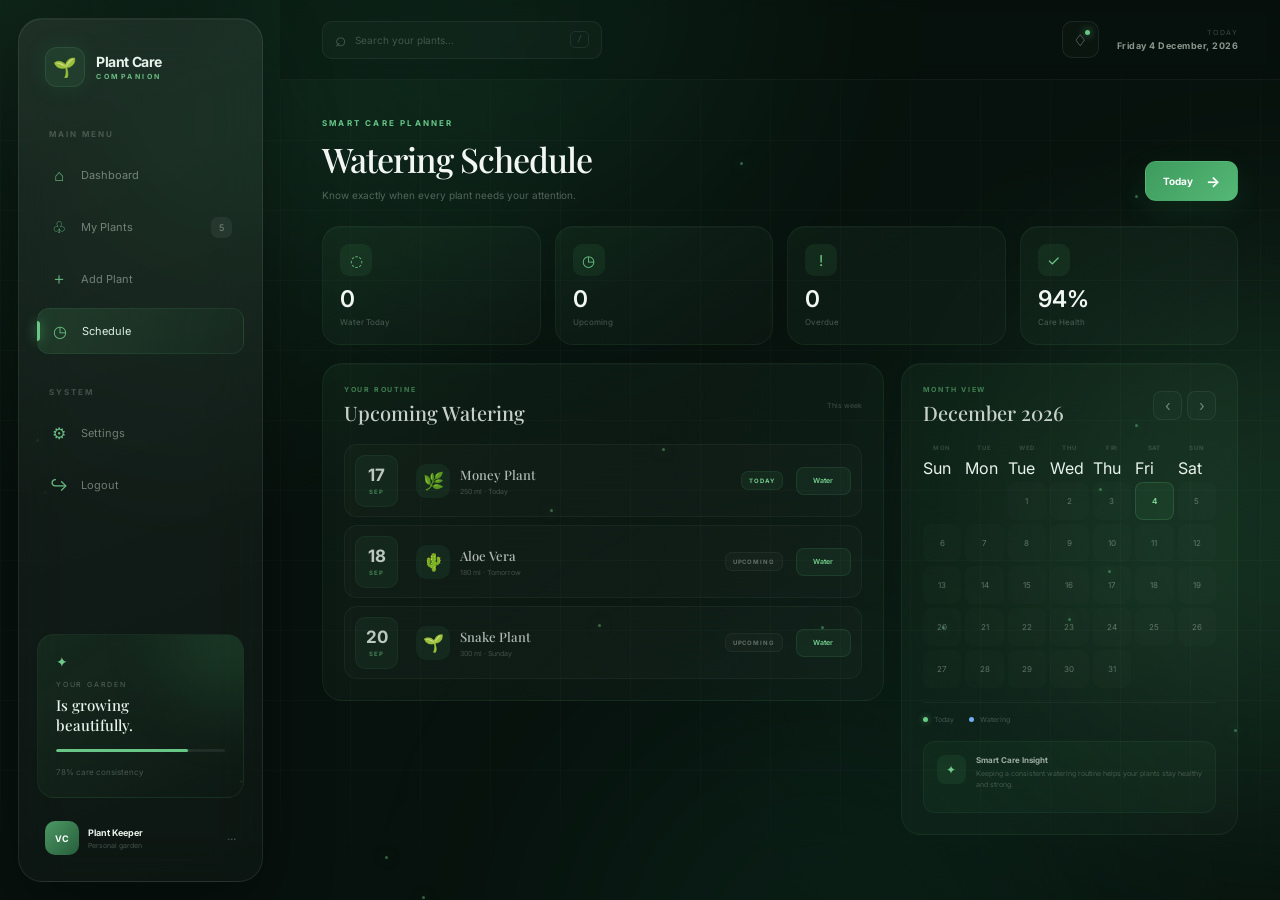
<file: html/schedule.html>
<!DOCTYPE html>
<html lang="en">

<head>

    <meta charset="UTF-8">
    <meta name="viewport" content="width=device-width, initial-scale=1.0">

    <title>Schedule | Plant Care Companion</title>

    <link rel="preconnect" href="https://fonts.googleapis.com">
    <link rel="preconnect" href="https://fonts.gstatic.com" crossorigin>

    <link
        href="https://fonts.googleapis.com/css2?family=Inter:wght@400;500;600;700&family=Playfair+Display:wght@500;600;700&display=swap"
        rel="stylesheet">

    <link rel="stylesheet" href="../css/style.css">
    <link rel="stylesheet" href="../css/dashboard.css">
    <link rel="stylesheet" href="../css/schedule.css">

</head>


<body>


<div class="dashboard-background">

    <div class="dashboard-orb orb-a"></div>
    <div class="dashboard-orb orb-b"></div>
    <div class="dashboard-orb orb-c"></div>

    <div class="dashboard-grid"></div>

    <div id="dashboardParticles"></div>

</div>


<div
    class="dashboard-cursor-glow"
    id="dashboardCursorGlow">
</div>



<!-- =========================================
     PERMANENT SIDEBAR
========================================== -->

<aside class="sidebar" id="sidebar">


    <div class="sidebar-logo">

        <div class="sidebar-logo-icon">
            🌱
        </div>

        <div>

            <h2>
                Plant Care
            </h2>

            <span>
                COMPANION
            </span>

        </div>

    </div>



    <nav class="sidebar-nav">


        <p class="nav-label">
            MAIN MENU
        </p>


        <a
            href="dashboard.html"
            class="nav-item">

            <span class="nav-icon">
                ⌂
            </span>

            <span>
                Dashboard
            </span>

        </a>


        <a
            href="plants.html"
            class="nav-item">

            <span class="nav-icon">
                ♧
            </span>

            <span>
                My Plants
            </span>

            <span
                class="nav-count"
                data-total-plants>
                5
            </span>

        </a>


        <a
            href="add-plant.html"
            class="nav-item">

            <span class="nav-icon">
                ＋
            </span>

            <span>
                Add Plant
            </span>

        </a>


        <a
            href="schedule.html"
            class="nav-item active">

            <span class="nav-icon">
                ◷
            </span>

            <span>
                Schedule
            </span>

        </a>


        <p class="nav-label secondary-label">
            SYSTEM
        </p>


        <a
            href="settings.html"
            class="nav-item">

            <span class="nav-icon">
                ⚙
            </span>

            <span>
                Settings
            </span>

        </a>


        <a
            href="index.html"
            class="nav-item logout-item">

            <span class="nav-icon">
                ↪
            </span>

            <span>
                Logout
            </span>

        </a>


    </nav>



    <div class="sidebar-bottom">


        <div class="growth-card">

            <div class="growth-glow"></div>

            <div class="growth-icon">
                ✦
            </div>

            <p>
                YOUR GARDEN
            </p>

            <h3>
                Is growing beautifully.
            </h3>

            <div class="growth-progress">
                <span></span>
            </div>

            <small>
                78% care consistency
            </small>

        </div>


        <div class="profile-mini">

            <div class="profile-avatar">
                VC
            </div>

            <div class="profile-info">

                <strong>
                    Plant Keeper
                </strong>

                <span>
                    Personal garden
                </span>

            </div>

            <button>
                ···
            </button>

        </div>


    </div>


</aside>



<!-- =========================================
     MAIN
========================================== -->

<main class="dashboard-main schedule-main">


    <header class="topbar">


        <div class="mobile-brand">

            <button
                class="menu-button"
                id="menuButton">

                ☰

            </button>

            <span>
                🌱 Plant Care
            </span>

        </div>


        <div class="topbar-search">

            <span>
                ⌕
            </span>

            <input
                type="text"
                placeholder="Search your plants...">

            <kbd>
                /
            </kbd>

        </div>


        <div class="topbar-actions">

            <button
                class="icon-button notification-button"
                id="notificationButton">

                ♢

                <span class="notification-dot"></span>

            </button>


            <div class="date-display">

                <span>
                    TODAY
                </span>

                <strong id="currentDate">
                    17 SEP 2026
                </strong>

            </div>

        </div>


    </header>



    <!-- =========================================
         SCHEDULE CONTENT
    ========================================== -->

    <div class="schedule-content">


        <div class="page-heading">

            <div>

                <span class="page-kicker">
                    SMART CARE PLANNER
                </span>

                <h1>
                    Watering Schedule
                </h1>

                <p>
                    Know exactly when every plant needs
                    your attention.
                </p>

            </div>


            <button
                class="primary-button"
                id="todayButton">

                Today

                <span>
                    →
                </span>

            </button>

        </div>



        <!-- Stats -->

        <section class="schedule-stats">


            <div class="schedule-stat-card">

                <div class="stat-icon">
                    ◌
                </div>

                <div
                    class="stat-value"
                    data-schedule-today>
                    2
                </div>

                <div class="stat-label">
                    Water Today
                </div>

            </div>


            <div class="schedule-stat-card">

                <div class="stat-icon">
                    ◷
                </div>

                <div
                    class="stat-value"
                    data-schedule-upcoming>
                    3
                </div>

                <div class="stat-label">
                    Upcoming
                </div>

            </div>


            <div class="schedule-stat-card">

                <div class="stat-icon">
                    !
                </div>

                <div
                    class="stat-value"
                    data-schedule-overdue>
                    0
                </div>

                <div class="stat-label">
                    Overdue
                </div>

            </div>


            <div class="schedule-stat-card">

                <div class="stat-icon">
                    ✓
                </div>

                <div class="stat-value">
                    94%
                </div>

                <div class="stat-label">
                    Care Health
                </div>

            </div>


        </section>



        <!-- Main Schedule Layout -->

        <div class="schedule-layout">


            <!-- Upcoming -->

            <section class="schedule-panel">


                <div class="panel-header">

                    <div>

                        <span class="panel-kicker">
                            YOUR ROUTINE
                        </span>

                        <h2>
                            Upcoming Watering
                        </h2>

                    </div>

                    <span class="panel-count">
                        This week
                    </span>

                </div>



                <div
                    class="schedule-list"
                    id="scheduleList">


                    <article class="schedule-item">


                        <div class="schedule-date">

                            <strong>
                                17
                            </strong>

                            <span>
                                SEP
                            </span>

                        </div>


                        <div class="schedule-plant">

                            <div class="schedule-plant-icon">
                                🌿
                            </div>

                            <div>

                                <h3>
                                    Money Plant
                                </h3>

                                <p>
                                    250 ml · Today
                                </p>

                            </div>

                        </div>


                        <span class="schedule-status today">
                            TODAY
                        </span>


                        <button
                            class="schedule-water-button"
                            data-plant-id="demo-money">

                            Water

                        </button>


                    </article>



                    <article class="schedule-item">


                        <div class="schedule-date">

                            <strong>
                                18
                            </strong>

                            <span>
                                SEP
                            </span>

                        </div>


                        <div class="schedule-plant">

                            <div class="schedule-plant-icon">
                                🌵
                            </div>

                            <div>

                                <h3>
                                    Aloe Vera
                                </h3>

                                <p>
                                    180 ml · Tomorrow
                                </p>

                            </div>

                        </div>


                        <span class="schedule-status upcoming">
                            UPCOMING
                        </span>


                        <button
                            class="schedule-water-button"
                            data-plant-id="demo-aloe">

                            Water

                        </button>


                    </article>



                    <article class="schedule-item">


                        <div class="schedule-date">

                            <strong>
                                20
                            </strong>

                            <span>
                                SEP
                            </span>

                        </div>


                        <div class="schedule-plant">

                            <div class="schedule-plant-icon">
                                🌱
                            </div>

                            <div>

                                <h3>
                                    Snake Plant
                                </h3>

                                <p>
                                    300 ml · Sunday
                                </p>

                            </div>

                        </div>


                        <span class="schedule-status upcoming">
                            UPCOMING
                        </span>


                        <button
                            class="schedule-water-button"
                            data-plant-id="demo-snake">

                            Water

                        </button>


                    </article>


                </div>


            </section>



            <!-- Calendar -->

            <section class="calendar-panel">


                <div class="panel-header">

                    <div>

                        <span class="panel-kicker">
                            MONTH VIEW
                        </span>

                        <h2 id="monthTitle">
                            September 2026
                        </h2>

                    </div>


                    <div class="calendar-controls">

                        <button
                            id="previousMonth"
                            class="calendar-button">

                            ‹

                        </button>


                        <button
                            id="nextMonth"
                            class="calendar-button">

                            ›

                        </button>

                    </div>

                </div>



                <div class="calendar-weekdays">

                    <span>MON</span>
                    <span>TUE</span>
                    <span>WED</span>
                    <span>THU</span>
                    <span>FRI</span>
                    <span>SAT</span>
                    <span>SUN</span>

                </div>


                <div
                    class="calendar-grid"
                    id="calendarGrid">
                </div>


                <div class="calendar-legend">

                    <span>

                        <i class="legend-dot today-dot"></i>

                        Today

                    </span>


                    <span>

                        <i class="legend-dot watering-dot"></i>

                        Watering

                    </span>

                </div>



                <div class="care-insight">

                    <div class="insight-icon">
                        ✦
                    </div>

                    <div>

                        <strong>
                            Smart Care Insight
                        </strong>

                        <p>
                            Keeping a consistent watering
                            routine helps your plants stay
                            healthy and strong.
                        </p>

                    </div>

                </div>


            </section>


        </div>


    </div>


</main>



<script src="../javascript/main.js"></script>
<script src="../javascript/dashboard.js"></script>
<script src="../javascript/schedule.js"></script>

</body>

</html>
</file>
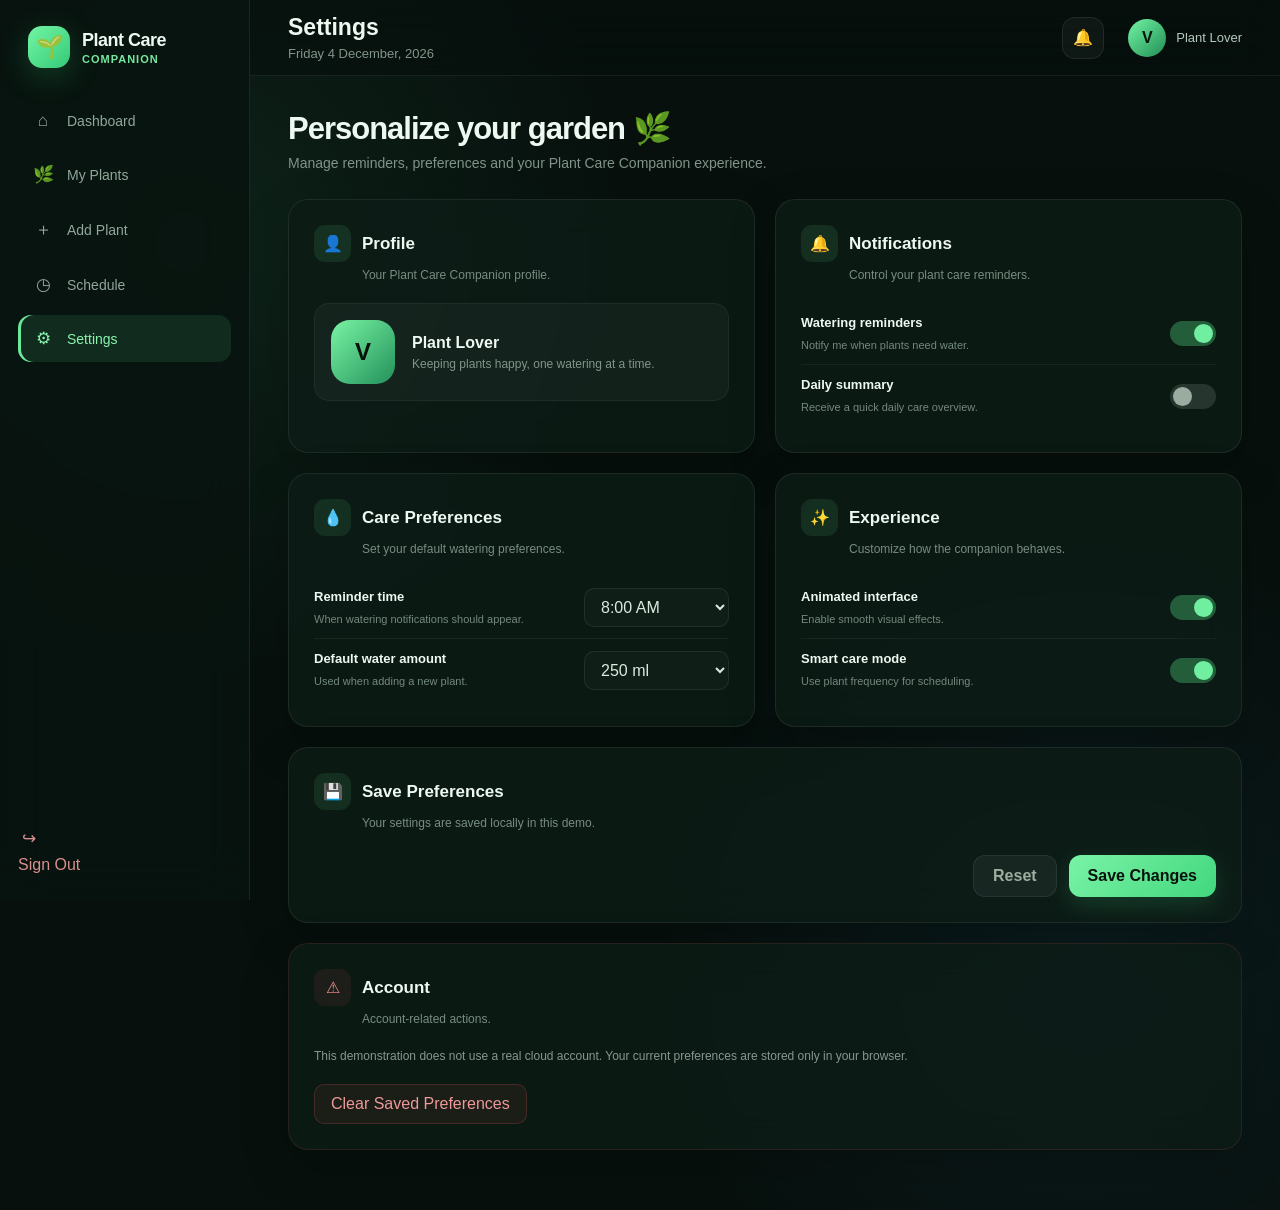
<file: html/settings.html>
<!DOCTYPE html>
<html lang="en">
<head>
    <meta charset="UTF-8">
    <meta name="viewport" content="width=device-width, initial-scale=1.0">

    <title>Settings | Plant Care Companion</title>

    <link rel="stylesheet" href="../css/style.css">

    <style>
        /* =========================================
           SETTINGS PAGE
        ========================================= */

        * {
            box-sizing: border-box;
        }

        body {
            margin: 0;
            min-height: 100vh;
            font-family: Arial, Helvetica, sans-serif;
            background:
                radial-gradient(circle at 15% 20%, rgba(90, 255, 160, 0.08), transparent 30%),
                radial-gradient(circle at 85% 80%, rgba(70, 180, 255, 0.07), transparent 30%),
                #07100d;
            color: #edf8f1;
        }

        a {
            color: inherit;
            text-decoration: none;
        }

        button,
        input,
        select {
            font: inherit;
        }

        /* SIDEBAR */

        .settings-sidebar {
            position: fixed;
            left: 0;
            top: 0;
            bottom: 0;
            width: 250px;
            padding: 26px 18px;
            background: rgba(8, 20, 15, 0.88);
            border-right: 1px solid rgba(255,255,255,0.08);
            backdrop-filter: blur(22px);
            z-index: 1000;
            display: flex;
            flex-direction: column;
        }

        .settings-logo {
            display: flex;
            align-items: center;
            gap: 12px;
            padding: 0 10px 30px;
        }

        .settings-logo-icon {
            width: 42px;
            height: 42px;
            border-radius: 14px;
            display: grid;
            place-items: center;
            background: linear-gradient(135deg, #72f6a4, #35c978);
            color: #06120b;
            font-size: 22px;
            box-shadow: 0 8px 30px rgba(53,201,120,0.25);
        }

        .settings-logo-text {
            font-size: 18px;
            font-weight: 800;
            letter-spacing: -0.5px;
        }

        .settings-logo-text span {
            display: block;
            color: #75e8a0;
            font-size: 11px;
            margin-top: 2px;
            letter-spacing: 1px;
            text-transform: uppercase;
        }

        .settings-nav {
            display: flex;
            flex-direction: column;
            gap: 7px;
        }

        .settings-nav a {
            display: flex;
            align-items: center;
            gap: 13px;
            padding: 13px 14px;
            border-radius: 13px;
            color: #91a89a;
            transition: 0.25s ease;
            font-size: 14px;
        }

        .settings-nav a:hover {
            color: #ffffff;
            background: rgba(255,255,255,0.05);
            transform: translateX(3px);
        }

        .settings-nav a.active {
            color: #8af4af;
            background: rgba(90, 235, 143, 0.11);
            box-shadow: inset 3px 0 0 #6be99a;
        }

        .nav-icon {
            width: 22px;
            text-align: center;
            font-size: 17px;
        }

        .settings-bottom {
            margin-top: auto;
        }

        .logout-link {
            color: #d88f8f !important;
        }

        .logout-link:hover {
            background: rgba(255,80,80,0.08) !important;
        }

        /* MAIN */

        .settings-main {
            margin-left: 250px;
            min-height: 100vh;
        }

        .settings-topbar {
            height: 76px;
            padding: 0 38px;
            display: flex;
            align-items: center;
            justify-content: space-between;
            border-bottom: 1px solid rgba(255,255,255,0.07);
            background: rgba(7,16,13,0.55);
            backdrop-filter: blur(18px);
        }

        .settings-page-title {
            font-size: 23px;
            font-weight: 750;
            margin: 0;
        }

        .settings-page-subtitle {
            margin: 5px 0 0;
            color: #81958a;
            font-size: 13px;
        }

        .topbar-actions {
            display: flex;
            align-items: center;
            gap: 14px;
        }

        .notification-button {
            width: 42px;
            height: 42px;
            border: 1px solid rgba(255,255,255,0.08);
            border-radius: 13px;
            background: rgba(255,255,255,0.04);
            color: #dcebe2;
            cursor: pointer;
            transition: 0.25s ease;
        }

        .notification-button:hover {
            transform: translateY(-2px);
            background: rgba(255,255,255,0.08);
        }

        .profile-mini {
            display: flex;
            align-items: center;
            gap: 10px;
            padding-left: 10px;
        }

        .profile-avatar {
            width: 38px;
            height: 38px;
            border-radius: 50%;
            display: grid;
            place-items: center;
            background: linear-gradient(135deg, #72f6a4, #218d54);
            color: #06120b;
            font-weight: 800;
        }

        .profile-mini span {
            color: #b7cabe;
            font-size: 13px;
        }

        /* CONTENT */

        .settings-content {
            padding: 34px 38px 60px;
            max-width: 1150px;
        }

        .settings-heading {
            margin-bottom: 28px;
        }

        .settings-heading h1 {
            margin: 0 0 8px;
            font-size: 31px;
            letter-spacing: -1px;
        }

        .settings-heading p {
            margin: 0;
            color: #80948a;
            font-size: 14px;
        }

        .settings-grid {
            display: grid;
            grid-template-columns: 1fr 1fr;
            gap: 20px;
        }

        .settings-card {
            background: rgba(13, 29, 22, 0.78);
            border: 1px solid rgba(255,255,255,0.075);
            border-radius: 20px;
            padding: 25px;
            box-shadow: 0 18px 50px rgba(0,0,0,0.18);
            backdrop-filter: blur(18px);
            transition: 0.25s ease;
        }

        .settings-card:hover {
            border-color: rgba(115,239,157,0.18);
            transform: translateY(-2px);
        }

        .settings-card.full-width {
            grid-column: 1 / -1;
        }

        .card-title {
            display: flex;
            align-items: center;
            gap: 11px;
            margin-bottom: 6px;
        }

        .card-title-icon {
            width: 37px;
            height: 37px;
            border-radius: 11px;
            display: grid;
            place-items: center;
            background: rgba(104,231,148,0.1);
            color: #78eea2;
        }

        .card-title h2 {
            margin: 0;
            font-size: 17px;
        }

        .card-description {
            color: #788d81;
            font-size: 12px;
            margin: 0 0 21px 48px;
        }

        /* PROFILE */

        .profile-box {
            display: flex;
            align-items: center;
            gap: 17px;
            padding: 16px;
            border-radius: 15px;
            background: rgba(255,255,255,0.035);
            border: 1px solid rgba(255,255,255,0.05);
        }

        .large-avatar {
            width: 64px;
            height: 64px;
            border-radius: 19px;
            display: grid;
            place-items: center;
            background: linear-gradient(135deg, #79f4a4, #23915a);
            color: #06120b;
            font-size: 24px;
            font-weight: 800;
        }

        .profile-info h3 {
            margin: 0 0 5px;
            font-size: 16px;
        }

        .profile-info p {
            margin: 0;
            color: #81968a;
            font-size: 12px;
        }

        /* SETTINGS ROWS */

        .setting-row {
            min-height: 62px;
            display: flex;
            align-items: center;
            justify-content: space-between;
            gap: 20px;
            border-bottom: 1px solid rgba(255,255,255,0.055);
        }

        .setting-row:last-child {
            border-bottom: none;
        }

        .setting-label strong {
            display: block;
            font-size: 13px;
            margin-bottom: 5px;
        }

        .setting-label small {
            color: #74897d;
            font-size: 11px;
        }

        /* TOGGLE */

        .toggle {
            position: relative;
            width: 46px;
            height: 25px;
            flex-shrink: 0;
        }

        .toggle input {
            display: none;
        }

        .toggle-slider {
            position: absolute;
            inset: 0;
            cursor: pointer;
            border-radius: 30px;
            background: #26352e;
            transition: 0.25s ease;
        }

        .toggle-slider::before {
            content: "";
            position: absolute;
            width: 19px;
            height: 19px;
            left: 3px;
            top: 3px;
            border-radius: 50%;
            background: #9aac9f;
            transition: 0.25s ease;
        }

        .toggle input:checked + .toggle-slider {
            background: rgba(82,220,130,0.35);
        }

        .toggle input:checked + .toggle-slider::before {
            transform: translateX(21px);
            background: #70efa0;
        }

        /* SELECT */

        .settings-select {
            min-width: 145px;
            padding: 9px 12px;
            border-radius: 10px;
            border: 1px solid rgba(255,255,255,0.08);
            background: #101e18;
            color: #dce9df;
            outline: none;
            cursor: pointer;
        }

        .settings-select:focus {
            border-color: rgba(111,239,158,0.5);
        }

        /* ACTIONS */

        .settings-actions {
            display: flex;
            justify-content: flex-end;
            gap: 12px;
            margin-top: 25px;
        }

        .settings-btn {
            border: none;
            border-radius: 12px;
            padding: 11px 19px;
            cursor: pointer;
            font-weight: 700;
            transition: 0.25s ease;
        }

        .settings-btn:hover {
            transform: translateY(-2px);
        }

        .btn-secondary {
            color: #9caf9f;
            background: rgba(255,255,255,0.05);
            border: 1px solid rgba(255,255,255,0.07);
        }

        .btn-primary {
            color: #06120b;
            background: linear-gradient(135deg, #7af3a6, #42d77e);
            box-shadow: 0 8px 25px rgba(66,215,126,0.18);
        }

        /* DANGER */

        .danger-zone {
            border-color: rgba(240,90,90,0.13);
        }

        .danger-zone .card-title-icon {
            background: rgba(240,90,90,0.08);
            color: #ef8e8e;
        }

        .danger-text {
            color: #89978f;
            font-size: 12px;
            line-height: 1.6;
            margin: 12px 0 18px;
        }

        .danger-button {
            padding: 10px 16px;
            border-radius: 10px;
            border: 1px solid rgba(240,90,90,0.2);
            background: rgba(240,90,90,0.07);
            color: #ed9999;
            cursor: pointer;
            transition: 0.25s ease;
        }

        .danger-button:hover {
            background: rgba(240,90,90,0.13);
        }

        /* TOAST */

        .settings-toast {
            position: fixed;
            right: 25px;
            bottom: 25px;
            z-index: 3000;
            padding: 14px 18px;
            border-radius: 13px;
            background: rgba(17,31,24,0.96);
            border: 1px solid rgba(111,239,158,0.2);
            color: #dff8e7;
            box-shadow: 0 15px 40px rgba(0,0,0,0.35);
            transform: translateY(25px);
            opacity: 0;
            pointer-events: none;
            transition: 0.3s ease;
            font-size: 13px;
        }

        .settings-toast.show {
            transform: translateY(0);
            opacity: 1;
        }

        /* MOBILE */

        .mobile-menu-button {
            display: none;
        }

        @media (max-width: 900px) {
            .settings-sidebar {
                width: 220px;
            }

            .settings-main {
                margin-left: 220px;
            }

            .settings-content {
                padding: 28px 22px 50px;
            }

            .settings-topbar {
                padding: 0 22px;
            }

            .settings-grid {
                grid-template-columns: 1fr;
            }

            .settings-card.full-width {
                grid-column: auto;
            }
        }

        @media (max-width: 700px) {
            .settings-sidebar {
                transform: translateX(-100%);
                transition: 0.3s ease;
            }

            .settings-sidebar.open {
                transform: translateX(0);
            }

            .settings-main {
                margin-left: 0;
            }

            .settings-topbar {
                height: 68px;
                padding: 0 16px;
            }

            .settings-page-title {
                font-size: 18px;
            }

            .profile-mini span {
                display: none;
            }

            .mobile-menu-button {
                display: grid;
                place-items: center;
                width: 39px;
                height: 39px;
                border-radius: 11px;
                border: 1px solid rgba(255,255,255,0.08);
                background: rgba(255,255,255,0.04);
                color: #dcebe2;
                cursor: pointer;
                margin-right: 9px;
            }

            .settings-content {
                padding: 24px 15px 45px;
            }

            .settings-heading h1 {
                font-size: 26px;
            }

            .settings-card {
                padding: 19px;
                border-radius: 17px;
            }

            .setting-row {
                gap: 12px;
            }

            .settings-select {
                min-width: 120px;
            }
        }

        @media (prefers-reduced-motion: reduce) {
            *,
            *::before,
            *::after {
                animation-duration: 0.01ms !important;
                transition-duration: 0.01ms !important;
            }
        }
    </style>
</head>

<body>

    <!-- SIDEBAR -->
    <aside class="settings-sidebar" id="settingsSidebar">

        <div class="settings-logo">
            <div class="settings-logo-icon">🌱</div>

            <div class="settings-logo-text">
                Plant Care
                <span>Companion</span>
            </div>
        </div>

        <nav class="settings-nav">

            <a href="dashboard.html">
                <span class="nav-icon">⌂</span>
                Dashboard
            </a>

            <a href="plants.html">
                <span class="nav-icon">🌿</span>
                My Plants
            </a>

            <a href="add-plant.html">
                <span class="nav-icon">＋</span>
                Add Plant
            </a>

            <a href="schedule.html">
                <span class="nav-icon">◷</span>
                Schedule
            </a>

            <a href="settings.html" class="active">
                <span class="nav-icon">⚙</span>
                Settings
            </a>

        </nav>

        <div class="settings-bottom">
            <a href="index.html" class="settings-nav logout-link">
                <span class="nav-icon">↪</span>
                Sign Out
            </a>
        </div>

    </aside>


    <!-- MAIN -->
    <main class="settings-main">

        <!-- TOPBAR -->
        <header class="settings-topbar">

            <div style="display:flex;align-items:center;">

                <button
                    class="mobile-menu-button"
                    id="mobileMenuButton"
                    aria-label="Open menu">
                    ☰
                </button>

                <div>
                    <h2 class="settings-page-title">Settings</h2>
                    <p class="settings-page-subtitle" id="settingsDate">
                        Plant Care Companion
                    </p>
                </div>

            </div>

            <div class="topbar-actions">

                <button
                    class="notification-button"
                    id="notificationButton"
                    aria-label="Notifications">
                    🔔
                </button>

                <div class="profile-mini">
                    <div class="profile-avatar">V</div>
                    <span>Plant Lover</span>
                </div>

            </div>

        </header>


        <!-- CONTENT -->
        <section class="settings-content">

            <div class="settings-heading">
                <h1>Personalize your garden 🌿</h1>
                <p>
                    Manage reminders, preferences and your Plant Care Companion experience.
                </p>
            </div>


            <div class="settings-grid">

                <!-- PROFILE -->
                <section class="settings-card">

                    <div class="card-title">
                        <div class="card-title-icon">👤</div>
                        <h2>Profile</h2>
                    </div>

                    <p class="card-description">
                        Your Plant Care Companion profile.
                    </p>

                    <div class="profile-box">

                        <div class="large-avatar">V</div>

                        <div class="profile-info">
                            <h3>Plant Lover</h3>
                            <p>Keeping plants happy, one watering at a time.</p>
                        </div>

                    </div>

                </section>


                <!-- NOTIFICATIONS -->
                <section class="settings-card">

                    <div class="card-title">
                        <div class="card-title-icon">🔔</div>
                        <h2>Notifications</h2>
                    </div>

                    <p class="card-description">
                        Control your plant care reminders.
                    </p>

                    <div class="setting-row">

                        <div class="setting-label">
                            <strong>Watering reminders</strong>
                            <small>Notify me when plants need water.</small>
                        </div>

                        <label class="toggle">
                            <input
                                type="checkbox"
                                id="wateringNotifications"
                                checked>
                            <span class="toggle-slider"></span>
                        </label>

                    </div>

                    <div class="setting-row">

                        <div class="setting-label">
                            <strong>Daily summary</strong>
                            <small>Receive a quick daily care overview.</small>
                        </div>

                        <label class="toggle">
                            <input
                                type="checkbox"
                                id="dailySummary">
                            <span class="toggle-slider"></span>
                        </label>

                    </div>

                </section>


                <!-- CARE PREFERENCES -->
                <section class="settings-card">

                    <div class="card-title">
                        <div class="card-title-icon">💧</div>
                        <h2>Care Preferences</h2>
                    </div>

                    <p class="card-description">
                        Set your default watering preferences.
                    </p>

                    <div class="setting-row">

                        <div class="setting-label">
                            <strong>Reminder time</strong>
                            <small>When watering notifications should appear.</small>
                        </div>

                        <select class="settings-select" id="reminderTime">
                            <option value="07:00">7:00 AM</option>
                            <option value="08:00" selected>8:00 AM</option>
                            <option value="09:00">9:00 AM</option>
                            <option value="18:00">6:00 PM</option>
                            <option value="20:00">8:00 PM</option>
                        </select>

                    </div>

                    <div class="setting-row">

                        <div class="setting-label">
                            <strong>Default water amount</strong>
                            <small>Used when adding a new plant.</small>
                        </div>

                        <select class="settings-select" id="waterAmount">
                            <option value="150">150 ml</option>
                            <option value="250" selected>250 ml</option>
                            <option value="350">350 ml</option>
                            <option value="500">500 ml</option>
                        </select>

                    </div>

                </section>


                <!-- APPEARANCE -->
                <section class="settings-card">

                    <div class="card-title">
                        <div class="card-title-icon">✨</div>
                        <h2>Experience</h2>
                    </div>

                    <p class="card-description">
                        Customize how the companion behaves.
                    </p>

                    <div class="setting-row">

                        <div class="setting-label">
                            <strong>Animated interface</strong>
                            <small>Enable smooth visual effects.</small>
                        </div>

                        <label class="toggle">
                            <input
                                type="checkbox"
                                id="animations"
                                checked>
                            <span class="toggle-slider"></span>
                        </label>

                    </div>

                    <div class="setting-row">

                        <div class="setting-label">
                            <strong>Smart care mode</strong>
                            <small>Use plant frequency for scheduling.</small>
                        </div>

                        <label class="toggle">
                            <input
                                type="checkbox"
                                id="smartMode"
                                checked>
                            <span class="toggle-slider"></span>
                        </label>

                    </div>

                </section>


                <!-- SAVE -->
                <section class="settings-card full-width">

                    <div class="card-title">
                        <div class="card-title-icon">💾</div>
                        <h2>Save Preferences</h2>
                    </div>

                    <p class="card-description">
                        Your settings are saved locally in this demo.
                    </p>

                    <div class="settings-actions">

                        <button
                            class="settings-btn btn-secondary"
                            id="resetButton">
                            Reset
                        </button>

                        <button
                            class="settings-btn btn-primary"
                            id="saveButton">
                            Save Changes
                        </button>

                    </div>

                </section>


                <!-- DANGER -->
                <section class="settings-card full-width danger-zone">

                    <div class="card-title">
                        <div class="card-title-icon">⚠</div>
                        <h2>Account</h2>
                    </div>

                    <p class="card-description">
                        Account-related actions.
                    </p>

                    <p class="danger-text">
                        This demonstration does not use a real cloud account.
                        Your current preferences are stored only in your browser.
                    </p>

                    <button
                        class="danger-button"
                        id="clearDataButton">
                        Clear Saved Preferences
                    </button>

                </section>

            </div>

        </section>

    </main>


    <!-- TOAST -->
    <div class="settings-toast" id="settingsToast">
        Settings saved successfully.
    </div>


    <script>
        /* =========================================
           SETTINGS PAGE JAVASCRIPT
        ========================================= */

        const storageKey = "plantCareSettings";

        const defaultSettings = {
            wateringNotifications: true,
            dailySummary: false,
            reminderTime: "08:00",
            waterAmount: "250",
            animations: true,
            smartMode: true
        };

        const wateringNotifications =
            document.getElementById("wateringNotifications");

        const dailySummary =
            document.getElementById("dailySummary");

        const reminderTime =
            document.getElementById("reminderTime");

        const waterAmount =
            document.getElementById("waterAmount");

        const animations =
            document.getElementById("animations");

        const smartMode =
            document.getElementById("smartMode");

        const saveButton =
            document.getElementById("saveButton");

        const resetButton =
            document.getElementById("resetButton");

        const clearDataButton =
            document.getElementById("clearDataButton");

        const toast =
            document.getElementById("settingsToast");


        function showToast(message) {

            toast.textContent = message;

            toast.classList.add("show");

            clearTimeout(window.settingsToastTimer);

            window.settingsToastTimer = setTimeout(function () {
                toast.classList.remove("show");
            }, 2500);
        }


        function getSettings() {

            try {

                const saved =
                    localStorage.getItem(storageKey);

                if (!saved) {
                    return { ...defaultSettings };
                }

                return {
                    ...defaultSettings,
                    ...JSON.parse(saved)
                };

            } catch (error) {

                return { ...defaultSettings };

            }
        }


        function applySettings(settings) {

            wateringNotifications.checked =
                settings.wateringNotifications;

            dailySummary.checked =
                settings.dailySummary;

            reminderTime.value =
                settings.reminderTime;

            waterAmount.value =
                settings.waterAmount;

            animations.checked =
                settings.animations;

            smartMode.checked =
                settings.smartMode;

        }


        function collectSettings() {

            return {

                wateringNotifications:
                    wateringNotifications.checked,

                dailySummary:
                    dailySummary.checked,

                reminderTime:
                    reminderTime.value,

                waterAmount:
                    waterAmount.value,

                animations:
                    animations.checked,

                smartMode:
                    smartMode.checked

            };

        }


        saveButton.addEventListener("click", function () {

            const settings = collectSettings();

            localStorage.setItem(
                storageKey,
                JSON.stringify(settings)
            );

            showToast("✓ Settings saved successfully.");

        });


        resetButton.addEventListener("click", function () {

            applySettings(defaultSettings);

            localStorage.removeItem(storageKey);

            showToast("Settings restored to default.");

        });


        clearDataButton.addEventListener("click", function () {

            const confirmed =
                confirm(
                    "Clear all saved Plant Care Companion preferences?"
                );

            if (!confirmed) {
                return;
            }

            localStorage.removeItem(storageKey);

            applySettings(defaultSettings);

            showToast("Saved preferences cleared.");

        });


        /* NOTIFICATION BUTTON */

        const notificationButton =
            document.getElementById("notificationButton");

        notificationButton.addEventListener("click", function () {

            showToast(
                wateringNotifications.checked
                    ? "🌱 Watering reminders are enabled."
                    : "Watering reminders are currently disabled."
            );

        });


        /* MOBILE MENU */

        const mobileMenuButton =
            document.getElementById("mobileMenuButton");

        const sidebar =
            document.getElementById("settingsSidebar");

        mobileMenuButton.addEventListener("click", function () {

            sidebar.classList.toggle("open");

        });


        /* CLOSE MOBILE MENU AFTER NAVIGATION */

        sidebar.querySelectorAll("a").forEach(function (link) {

            link.addEventListener("click", function () {

                sidebar.classList.remove("open");

            });

        });


        /* CURRENT DATE */

        const dateElement =
            document.getElementById("settingsDate");

        const today =
            new Date();

        dateElement.textContent =
            today.toLocaleDateString("en-IN", {
                weekday: "long",
                day: "numeric",
                month: "long",
                year: "numeric"
            });


        /* LOAD SAVED SETTINGS */

        applySettings(getSettings());


        console.log("🌱 Plant Care Companion Settings loaded.");
    </script>

</body>
</html>
</file>
<file: css/style.css>
* {
    margin: 0;
    padding: 0;
    box-sizing: border-box;
}

html {
    scroll-behavior: smooth;
}

body {
    min-height: 100vh;

    font-family: "Inter", sans-serif;

    background: #07110d;

    color: #ffffff;

    overflow-x: hidden;
}

button,
input {
    font-family: inherit;
}

button {
    cursor: pointer;
}

a {
    color: inherit;
    text-decoration: none;
}
</file>
<file: css/login.css>
/* =========================================
   BACKGROUND
========================================= */

.background {
    position: fixed;
    inset: 0;
    overflow: hidden;
    background:
        radial-gradient(
            circle at 15% 20%,
            rgba(44, 130, 82, 0.18),
            transparent 35%
        ),
        radial-gradient(
            circle at 85% 80%,
            rgba(27, 102, 68, 0.15),
            transparent 35%
        ),
        #07110d;
    z-index: -5;
}

.gradient-orb {
    position: absolute;
    width: 450px;
    height: 450px;
    border-radius: 50%;
    filter: blur(100px);
    opacity: 0.25;
    animation: orbFloat 12s ease-in-out infinite alternate;
}

.orb-one {
    background: #237a4b;
    top: -150px;
    left: -100px;
}

.orb-two {
    background: #3e9c68;
    right: -180px;
    top: 20%;
    animation-delay: -4s;
}

.orb-three {
    background: #145c42;
    bottom: -200px;
    left: 35%;
    animation-delay: -7s;
}

@keyframes orbFloat {
    0% {
        transform: translate(0, 0) scale(1);
    }

    50% {
        transform: translate(80px, 40px) scale(1.12);
    }

    100% {
        transform: translate(-40px, 90px) scale(0.95);
    }
}

/* =========================================
   GRID
========================================= */

.grid-overlay {
    position: absolute;
    inset: 0;
    background-image:
        linear-gradient(
            rgba(255, 255, 255, 0.025) 1px,
            transparent 1px
        ),
        linear-gradient(
            90deg,
            rgba(255, 255, 255, 0.025) 1px,
            transparent 1px
        );
    background-size: 60px 60px;
    mask-image: linear-gradient(
        to bottom,
        transparent,
        black 25%,
        black 75%,
        transparent
    );
}

/* =========================================
   PARTICLES
========================================= */

.particle {
    position: absolute;
    width: 3px;
    height: 3px;
    border-radius: 50%;
    background: rgba(174, 231, 192, 0.6);
    box-shadow:
        0 0 10px rgba(120, 220, 150, 0.6);
    animation: particleFloat linear infinite;
}

@keyframes particleFloat {
    from {
        transform: translateY(110vh);
        opacity: 0;
    }

    15% {
        opacity: 1;
    }

    85% {
        opacity: 0.8;
    }

    to {
        transform: translateY(-20vh);
        opacity: 0;
    }
}

/* =========================================
   CURSOR GLOW
========================================= */

.cursor-glow {
    position: fixed;
    width: 350px;
    height: 350px;
    border-radius: 50%;
    pointer-events: none;
    background: radial-gradient(
        circle,
        rgba(83, 192, 119, 0.09),
        transparent 65%
    );
    transform: translate(-50%, -50%);
    z-index: 0;
    transition:
        left 0.15s ease-out,
        top 0.15s ease-out;
}

/* =========================================
   MAIN LAYOUT
========================================= */

.login-page {
    min-height: 100vh;
    display: grid;
    grid-template-columns: 1.15fr 0.85fr;
    padding: 30px;
    gap: 40px;
}

/* =========================================
   HERO SECTION
========================================= */

.hero-section {
    position: relative;
    min-height: calc(100vh - 60px);
    padding: 30px 40px;
    display: flex;
    flex-direction: column;
    justify-content: space-between;
}

.brand {
    display: flex;
    align-items: center;
    gap: 12px;
    font-size: 16px;
    font-weight: 600;
    letter-spacing: -0.3px;
    animation: slideDown 0.8s ease forwards;
}

.brand-icon {
    width: 42px;
    height: 42px;
    display: flex;
    align-items: center;
    justify-content: center;
    border-radius: 13px;
    background: rgba(92, 177, 119, 0.12);
    border: 1px solid rgba(123, 211, 151, 0.15);
    box-shadow:
        0 0 30px rgba(66, 174, 103, 0.12);
    font-size: 21px;
}

.hero-content {
    max-width: 700px;
    animation: heroReveal 1s 0.15s ease both;
}

.eyebrow {
    color: #76c890;
    font-size: 11px;
    font-weight: 700;
    letter-spacing: 3px;
    margin-bottom: 20px;
}

.hero-content h1 {
    font-family: "Playfair Display", serif;
    font-size: clamp(55px, 6vw, 90px);
    line-height: 0.98;
    font-weight: 600;
    letter-spacing: -4px;
    margin-bottom: 28px;
}

.hero-content h1 span {
    color: #75c98d;
    font-style: italic;
    position: relative;
}

.hero-content h1 span::after {
    content: "";
    position: absolute;
    left: 0;
    right: 0;
    bottom: -5px;
    height: 1px;
    background: linear-gradient(
        90deg,
        #75c98d,
        transparent
    );
    transform-origin: left;
    animation: lineReveal 1.3s 1s ease both;
}

.hero-description {
    max-width: 500px;
    color: rgba(224, 237, 228, 0.6);
    font-size: 16px;
    line-height: 1.8;
    margin-bottom: 35px;
}

.hero-features {
    display: flex;
    flex-direction: column;
    gap: 13px;
}

.feature {
    color: rgba(220, 237, 225, 0.72);
    font-size: 13px;
    display: flex;
    align-items: center;
    gap: 12px;
}

.feature span {
    color: #73c58b;
    font-size: 10px;
    text-shadow:
        0 0 12px rgba(100, 210, 130, 0.8);
}

/* =========================================
   HERO FOOTER
========================================= */

.hero-footer {
    display: flex;
    align-items: center;
    gap: 14px;
    color: rgba(220, 237, 225, 0.3);
    font-size: 9px;
    letter-spacing: 2px;
}

.footer-line {
    width: 70px;
    height: 1px;
    background: rgba(255, 255, 255, 0.15);
}

/* =========================================
   LOGIN SECTION
========================================= */

.login-section {
    display: flex;
    align-items: center;
    justify-content: center;
    padding: 20px;
}

.login-card {
    width: min(100%, 470px);
    padding: 42px;
    border-radius: 28px;
    background:
        linear-gradient(
            145deg,
            rgba(255, 255, 255, 0.085),
            rgba(255, 255, 255, 0.035)
        );
    border: 1px solid rgba(255, 255, 255, 0.12);
    box-shadow:
        0 30px 80px rgba(0, 0, 0, 0.4),
        inset 0 1px 0 rgba(255, 255, 255, 0.08);
    backdrop-filter: blur(25px);
    -webkit-backdrop-filter: blur(25px);
    animation: cardReveal 1s 0.25s cubic-bezier(.16, 1, .3, 1) both;
    position: relative;
    overflow: hidden;
}

.login-card::before {
    content: "";
    position: absolute;
    top: -150px;
    right: -100px;
    width: 300px;
    height: 300px;
    border-radius: 50%;
    background: rgba(77, 176, 108, 0.12);
    filter: blur(70px);
    pointer-events: none;
}

.card-top {
    display: flex;
    align-items: center;
    justify-content: space-between;
    margin-bottom: 40px;
}

.mini-logo {
    width: 46px;
    height: 46px;
    border-radius: 14px;
    display: flex;
    justify-content: center;
    align-items: center;
    background: rgba(92, 190, 120, 0.12);
    border: 1px solid rgba(120, 211, 145, 0.15);
    font-size: 22px;
}

.online-status {
    color: rgba(216, 236, 222, 0.45);
    font-size: 10px;
    letter-spacing: 0.5px;
    display: flex;
    align-items: center;
    gap: 7px;
}

.online-status span {
    width: 6px;
    height: 6px;
    border-radius: 50%;
    background: #65c782;
    box-shadow:
        0 0 12px #65c782;
    animation: pulse 2s infinite;
}

/* =========================================
   LOGIN HEADING
========================================= */

.small-heading {
    color: #73c58b;
    font-size: 10px;
    font-weight: 700;
    letter-spacing: 2.5px;
    margin-bottom: 12px;
}

.login-heading h2 {
    font-family: "Playfair Display", serif;
    font-size: 38px;
    line-height: 1.05;
    letter-spacing: -1.5px;
    margin-bottom: 15px;
}

.login-heading > p:last-child {
    color: rgba(220, 235, 224, 0.48);
    font-size: 13px;
    line-height: 1.6;
    margin-bottom: 30px;
}

/* =========================================
   INPUTS
========================================= */

.input-group {
    margin-bottom: 20px;
}

.input-group label {
    display: block;
    color: rgba(221, 237, 226, 0.5);
    font-size: 9px;
    font-weight: 700;
    letter-spacing: 1.5px;
    margin-bottom: 9px;
}

.input-wrapper {
    position: relative;
}

.input-icon {
    position: absolute;
    left: 16px;
    top: 50%;
    transform: translateY(-50%);
    color: rgba(120, 201, 142, 0.7);
    font-size: 14px;
    z-index: 2;
}

.input-wrapper input {
    width: 100%;
    height: 53px;
    padding: 0 48px;
    border-radius: 13px;
    border: 1px solid rgba(255, 255, 255, 0.09);
    background: rgba(0, 0, 0, 0.18);
    color: white;
    outline: none;
    font-size: 13px;
    transition:
        border-color 0.3s,
        background 0.3s,
        box-shadow 0.3s;
}

.input-wrapper input::placeholder {
    color: rgba(220, 235, 224, 0.25);
}

.input-wrapper input:focus {
    border-color: rgba(105, 201, 132, 0.5);
    background: rgba(41, 100, 61, 0.12);
    box-shadow:
        0 0 0 4px rgba(75, 180, 104, 0.06);
}

.password-toggle {
    position: absolute;
    right: 13px;
    top: 50%;
    transform: translateY(-50%);
    border: none;
    background: none;
    color: rgba(210, 230, 216, 0.4);
    font-size: 10px;
    cursor: pointer;
}

.password-toggle:hover {
    color: #75c98d;
}

/* =========================================
   FORM OPTIONS
========================================= */

.form-options {
    display: flex;
    justify-content: space-between;
    align-items: center;
    margin: 4px 0 25px;
    font-size: 10px;
}

.remember {
    display: flex;
    align-items: center;
    gap: 7px;
    color: rgba(220, 235, 224, 0.42);
    cursor: pointer;
}

.remember input {
    accent-color: #5dbb79;
}

.form-options > a {
    color: #75c98d;
    transition: opacity 0.2s;
}

.form-options > a:hover {
    opacity: 0.7;
}

/* =========================================
   LOGIN BUTTON
========================================= */

.login-button {
    width: 100%;
    height: 55px;
    border: none;
    border-radius: 14px;
    background:
        linear-gradient(
            100deg,
            #3c8f58,
            #5db978
        );
    color: white;
    display: flex;
    align-items: center;
    justify-content: space-between;
    padding: 0 18px 0 22px;
    font-size: 13px;
    font-weight: 600;
    cursor: pointer;
    box-shadow:
        0 12px 30px rgba(55, 150, 82, 0.2);
    transition:
        transform 0.25s,
        box-shadow 0.25s,
        opacity 0.25s;
}

.login-button:hover {
    transform: translateY(-2px);
    box-shadow:
        0 16px 40px rgba(55, 170, 88, 0.3);
}

.login-button:active {
    transform: translateY(0);
}

.login-button:disabled {
    cursor: not-allowed;
    opacity: 0.75;
    transform: none;
    box-shadow:
        0 8px 25px rgba(55, 150, 82, 0.12);
}

.button-arrow {
    width: 30px;
    height: 30px;
    display: flex;
    align-items: center;
    justify-content: center;
    border-radius: 9px;
    background: rgba(255, 255, 255, 0.15);
    transition: transform 0.3s;
}

.login-button:hover .button-arrow {
    transform: translateX(4px);
}

/* =========================================
   DIVIDER
========================================= */

.divider {
    display: flex;
    align-items: center;
    gap: 15px;
    margin: 27px 0;
    color: rgba(220, 235, 224, 0.2);
    font-size: 9px;
    letter-spacing: 1px;
}

.divider::before,
.divider::after {
    content: "";
    height: 1px;
    flex: 1;
    background: rgba(255, 255, 255, 0.08);
}

/* =========================================
   GUEST BUTTON
========================================= */

.guest-button {
    width: 100%;
    height: 50px;
    border-radius: 13px;
    border: 1px solid rgba(255, 255, 255, 0.09);
    background: rgba(255, 255, 255, 0.025);
    color: rgba(225, 238, 228, 0.65);
    font-size: 12px;
    cursor: pointer;
    transition:
        background 0.25s,
        border-color 0.25s,
        transform 0.25s;
}

.guest-button span {
    margin-left: 8px;
    color: #75c98d;
}

.guest-button:hover {
    background: rgba(100, 190, 125, 0.07);
    border-color: rgba(100, 190, 125, 0.25);
    transform: translateY(-1px);
}

/* =========================================
   SIGNUP
========================================= */

.signup-text {
    text-align: center;
    color: rgba(220, 235, 224, 0.35);
    font-size: 10px;
    margin-top: 24px;
}

.signup-text a {
    color: #75c98d;
    margin-left: 4px;
}

.signup-text a:hover {
    opacity: 0.75;
}

/* =========================================
   LOGIN JS MESSAGE
========================================= */

.login-message {
    margin-bottom: 18px;
    padding: 12px 14px;
    border-radius: 11px;
    font-size: 11px;
    line-height: 1.5;
    border: 1px solid rgba(255, 255, 255, 0.08);
    background: rgba(255, 255, 255, 0.035);
    animation: loginMessageIn 0.3s ease;
}

.login-message.error {
    color: #ffb4b4;
    background: rgba(180, 55, 55, 0.08);
    border-color: rgba(255, 100, 100, 0.18);
}

.login-message.success {
    color: #9be5ad;
    background: rgba(65, 170, 95, 0.09);
    border-color: rgba(100, 210, 130, 0.2);
}

/* =========================================
   LOGIN LOADING SPINNER
========================================= */

.login-spinner {
    width: 15px;
    height: 15px;
    border: 2px solid rgba(255, 255, 255, 0.25);
    border-top-color: white;
    border-radius: 50%;
    display: inline-block;
    vertical-align: middle;
    margin-right: 8px;
    animation: loginSpin 0.7s linear infinite;
}

/* =========================================
   ANIMATIONS
========================================= */

@keyframes slideDown {
    from {
        opacity: 0;
        transform: translateY(-20px);
    }

    to {
        opacity: 1;
        transform: translateY(0);
    }
}

@keyframes heroReveal {
    from {
        opacity: 0;
        transform: translateY(35px);
    }

    to {
        opacity: 1;
        transform: translateY(0);
    }
}

@keyframes cardReveal {
    from {
        opacity: 0;
        transform: translateY(40px) scale(0.97);
    }

    to {
        opacity: 1;
        transform: translateY(0) scale(1);
    }
}

@keyframes lineReveal {
    from {
        transform: scaleX(0);
    }

    to {
        transform: scaleX(1);
    }
}

@keyframes pulse {
    0%,
    100% {
        opacity: 1;
        transform: scale(1);
    }

    50% {
        opacity: 0.4;
        transform: scale(0.7);
    }
}

@keyframes loginMessageIn {
    from {
        opacity: 0;
        transform: translateY(-8px);
    }

    to {
        opacity: 1;
        transform: translateY(0);
    }
}

@keyframes loginSpin {
    to {
        transform: rotate(360deg);
    }
}

/* =========================================
   FOCUS ACCESSIBILITY
========================================= */

.login-button:focus-visible,
.guest-button:focus-visible,
.password-toggle:focus-visible,
.form-options a:focus-visible {
    outline: 2px solid rgba(117, 201, 141, 0.65);
    outline-offset: 3px;
}

/* =========================================
   RESPONSIVE
========================================= */

@media (max-width: 950px) {
    .login-page {
        grid-template-columns: 1fr;
    }

    .hero-section {
        min-height: auto;
        padding: 20px;
        gap: 80px;
    }

    .hero-footer {
        display: none;
    }
}

@media (max-width: 550px) {
    .login-page {
        padding: 12px;
    }

    .hero-section {
        padding: 20px 10px;
    }

    .hero-content h1 {
        font-size: 55px;
        letter-spacing: -3px;
    }

    .login-card {
        padding: 28px 22px;
        border-radius: 22px;
    }

    .login-heading h2 {
        font-size: 34px;
    }
}

/* =========================================
   REDUCED MOTION
========================================= */

@media (prefers-reduced-motion: reduce) {
    *,
    *::before,
    *::after {
        animation-duration: 0.01ms !important;
        animation-iteration-count: 1 !important;
        transition-duration: 0.01ms !important;
    }
}
</file>
<file: css/dashboard.css>
/* =========================================
   DASHBOARD BACKGROUND
========================================= */

.dashboard-background {
    position: fixed;
    inset: 0;

    overflow: hidden;

    z-index: -5;

    background:
        radial-gradient(
            circle at 15% 15%,
            rgba(48, 126, 78, 0.16),
            transparent 30%
        ),
        radial-gradient(
            circle at 85% 65%,
            rgba(28, 106, 69, 0.12),
            transparent 35%
        ),
        #07110d;
}


.dashboard-orb {
    position: absolute;

    width: 500px;
    height: 500px;

    border-radius: 50%;

    filter: blur(120px);

    opacity: 0.18;

    animation: dashboardOrb 15s ease-in-out infinite alternate;
}

.orb-a {
    background: #277b4d;

    top: -250px;
    left: 20%;
}

.orb-b {
    background: #4a9e65;

    right: -250px;
    top: 30%;

    animation-delay: -5s;
}

.orb-c {
    background: #15583d;

    bottom: -300px;
    left: 45%;

    animation-delay: -9s;
}


@keyframes dashboardOrb {

    from {
        transform: translate(0, 0) scale(1);
    }

    to {
        transform: translate(100px, 70px) scale(1.15);
    }

}


.dashboard-grid {
    position: absolute;
    inset: 0;

    background-image:
        linear-gradient(
            rgba(255,255,255,0.018) 1px,
            transparent 1px
        ),
        linear-gradient(
            90deg,
            rgba(255,255,255,0.018) 1px,
            transparent 1px
        );

    background-size: 70px 70px;

    mask-image: linear-gradient(
        to bottom,
        transparent,
        black 15%,
        black 85%,
        transparent
    );
}


.dashboard-cursor-glow {
    position: fixed;

    width: 400px;
    height: 400px;

    border-radius: 50%;

    pointer-events: none;

    background: radial-gradient(
        circle,
        rgba(88, 190, 119, 0.07),
        transparent 65%
    );

    transform: translate(-50%, -50%);

    z-index: 0;

    transition:
        left 0.15s ease-out,
        top 0.15s ease-out;
}


/* =========================================
   SIDEBAR
========================================= */

.sidebar {
    position: fixed;

    left: 18px;
    top: 18px;
    bottom: 18px;

    width: 245px;

    padding: 28px 18px 18px;

    display: flex;
    flex-direction: column;

    background:
        linear-gradient(
            160deg,
            rgba(255,255,255,0.065),
            rgba(255,255,255,0.025)
        );

    border: 1px solid rgba(255,255,255,0.08);

    border-radius: 24px;

    backdrop-filter: blur(25px);
    -webkit-backdrop-filter: blur(25px);

    box-shadow:
        0 25px 70px rgba(0,0,0,0.3),
        inset 0 1px rgba(255,255,255,0.04);

    z-index: 20;

    animation: sidebarReveal 0.8s cubic-bezier(.16,1,.3,1) both;
}


@keyframes sidebarReveal {

    from {
        opacity: 0;
        transform: translateX(-25px);
    }

    to {
        opacity: 1;
        transform: translateX(0);
    }

}


/* Logo */

.sidebar-logo {
    display: flex;

    align-items: center;

    gap: 11px;

    padding: 0 8px;

    margin-bottom: 42px;
}


.sidebar-logo-icon {
    width: 40px;
    height: 40px;

    border-radius: 12px;

    display: flex;

    align-items: center;
    justify-content: center;

    background: rgba(92,190,120,0.1);

    border: 1px solid rgba(111,210,139,0.12);

    font-size: 19px;

    box-shadow:
        0 0 25px rgba(80,180,110,0.1);
}


.sidebar-logo h2 {
    font-size: 14px;

    letter-spacing: -0.4px;
}


.sidebar-logo span {
    display: block;

    margin-top: 2px;

    color: #69bb82;

    font-size: 7px;

    letter-spacing: 2.5px;

    font-weight: 700;
}


/* Navigation */

.sidebar-nav {
    display: flex;

    flex-direction: column;

    gap: 6px;
}


.nav-label {
    color: rgba(220,235,224,0.24);

    font-size: 8px;

    letter-spacing: 2px;

    font-weight: 700;

    padding: 0 12px;

    margin-bottom: 7px;
}


.secondary-label {
    margin-top: 27px;
}


.nav-item {
    position: relative;

    height: 46px;

    padding: 0 12px;

    display: flex;

    align-items: center;

    gap: 12px;

    color: rgba(220,235,224,0.46);

    border-radius: 12px;

    font-size: 11px;

    transition:
        color 0.25s,
        background 0.25s,
        transform 0.25s;
}


.nav-item:hover {
    color: rgba(235,247,238,0.9);

    background: rgba(255,255,255,0.045);

    transform: translateX(3px);
}


.nav-item.active {
    color: #dff2e4;

    background:
        linear-gradient(
            100deg,
            rgba(80,173,106,0.17),
            rgba(80,173,106,0.04)
        );

    border: 1px solid rgba(103,200,131,0.09);
}


.nav-item.active::before {
    content: "";

    position: absolute;

    left: -1px;

    width: 3px;
    height: 20px;

    border-radius: 0 5px 5px 0;

    background: #68c786;

    box-shadow:
        0 0 12px rgba(100,200,130,0.8);
}


.nav-icon {
    width: 20px;

    text-align: center;

    font-size: 16px;

    color: #68bd82;
}


.nav-count {
    margin-left: auto;

    min-width: 21px;
    height: 21px;

    display: flex;

    align-items: center;
    justify-content: center;

    border-radius: 7px;

    background: rgba(255,255,255,0.06);

    font-size: 9px;
}


/* Sidebar bottom */

.sidebar-bottom {
    margin-top: auto;
}


/* Growth */

.growth-card {
    position: relative;

    padding: 18px;

    border-radius: 17px;

    overflow: hidden;

    background:
        linear-gradient(
            145deg,
            rgba(66,155,91,0.13),
            rgba(30,80,50,0.04)
        );

    border: 1px solid rgba(99,190,124,0.09);

    margin-bottom: 15px;
}


.growth-glow {
    position: absolute;

    width: 120px;
    height: 120px;

    right: -50px;
    top: -50px;

    border-radius: 50%;

    background: rgba(76,188,106,0.15);

    filter: blur(35px);
}


.growth-icon {
    color: #70c98a;

    font-size: 14px;

    margin-bottom: 10px;
}


.growth-card p {
    color: rgba(220,235,224,0.32);

    font-size: 7px;

    letter-spacing: 1.8px;

    margin-bottom: 7px;
}


.growth-card h3 {
    max-width: 140px;

    font-family: "Playfair Display", serif;

    font-size: 15px;

    font-weight: 500;

    line-height: 1.3;
}


.growth-progress {
    height: 3px;

    background: rgba(255,255,255,0.07);

    border-radius: 10px;

    margin: 14px 0 7px;

    overflow: hidden;
}


.growth-progress span {
    display: block;

    width: 78%;
    height: 100%;

    border-radius: inherit;

    background: #68c786;

    box-shadow:
        0 0 10px rgba(100,200,130,0.5);

    animation: progressLoad 1.5s ease both;
}


@keyframes progressLoad {

    from {
        width: 0;
    }

    to {
        width: 78%;
    }

}


.growth-card small {
    color: rgba(220,235,224,0.28);

    font-size: 8px;
}


/* Profile */

.profile-mini {
    display: flex;

    align-items: center;

    gap: 9px;

    padding: 8px;
}


.profile-avatar {
    width: 34px;
    height: 34px;

    display: flex;

    justify-content: center;
    align-items: center;

    border-radius: 10px;

    background:
        linear-gradient(
            135deg,
            #4c9864,
            #275e3b
        );

    color: white;

    font-size: 9px;

    font-weight: 700;
}


.profile-info {
    display: flex;

    flex-direction: column;

    gap: 3px;

    flex: 1;
}


.profile-info strong {
    font-size: 9px;
}


.profile-info span {
    color: rgba(220,235,224,0.28);

    font-size: 7px;
}


.profile-mini button {
    border: none;

    background: none;

    color: rgba(220,235,224,0.3);

    font-size: 12px;
}


/* =========================================
   MAIN
========================================= */

.dashboard-main {
    margin-left: 280px;

    min-height: 100vh;
}


/* =========================================
   TOPBAR
========================================= */

.topbar {
    height: 80px;

    padding: 0 42px;

    display: flex;

    align-items: center;

    justify-content: space-between;

    border-bottom: 1px solid rgba(255,255,255,0.045);

    animation: topbarReveal 0.7s ease both;
}


@keyframes topbarReveal {

    from {
        opacity: 0;
        transform: translateY(-15px);
    }

    to {
        opacity: 1;
        transform: translateY(0);
    }

}


.topbar-search {
    width: 280px;

    height: 38px;

    display: flex;

    align-items: center;

    gap: 9px;

    padding: 0 12px;

    border-radius: 10px;

    background: rgba(255,255,255,0.025);

    border: 1px solid rgba(255,255,255,0.055);
}


.topbar-search > span {
    color: rgba(220,235,224,0.3);

    font-size: 19px;
}


.topbar-search input {
    flex: 1;

    border: none;

    outline: none;

    background: transparent;

    color: white;

    font-size: 10px;
}


.topbar-search input::placeholder {
    color: rgba(220,235,224,0.25);
}


.topbar-search kbd {
    color: rgba(220,235,224,0.22);

    font-size: 8px;

    padding: 3px 6px;

    border: 1px solid rgba(255,255,255,0.08);

    border-radius: 5px;
}


.topbar-actions {
    display: flex;

    align-items: center;

    gap: 18px;
}


.icon-button {
    position: relative;

    width: 37px;
    height: 37px;

    border-radius: 10px;

    border: 1px solid rgba(255,255,255,0.07);

    background: rgba(255,255,255,0.025);

    color: rgba(225,240,228,0.6);

    font-size: 16px;

    transition:
        background 0.25s,
        transform 0.25s;
}


.icon-button:hover {
    background: rgba(95,190,120,0.08);

    transform: translateY(-2px);
}


.notification-dot {
    position: absolute;

    top: 8px;
    right: 8px;

    width: 5px;
    height: 5px;

    border-radius: 50%;

    background: #69ca84;

    box-shadow:
        0 0 8px #69ca84;
}


.date-display {
    display: flex;

    flex-direction: column;

    gap: 3px;

    text-align: right;
}


.date-display span {
    color: rgba(220,235,224,0.25);

    font-size: 7px;

    letter-spacing: 1.5px;
}


.date-display strong {
    color: rgba(220,235,224,0.62);

    font-size: 9px;

    letter-spacing: 0.5px;
}


.mobile-brand {
    display: none;
}


/* =========================================
   CONTENT
========================================= */

.dashboard-content {
    padding: 42px;

    max-width: 1500px;

    margin: auto;
}


/* =========================================
   HERO
========================================= */

.dashboard-hero {
    min-height: 275px;

    position: relative;

    display: flex;

    align-items: center;

    justify-content: space-between;

    padding: 38px 45px;

    border-radius: 25px;

    overflow: hidden;

    background:
        linear-gradient(
            110deg,
            rgba(56,124,77,0.16),
            rgba(255,255,255,0.025) 55%,
            rgba(45,103,69,0.06)
        );

    border: 1px solid rgba(110,190,130,0.09);

    box-shadow:
        0 25px 60px rgba(0,0,0,0.18);

    animation: contentReveal 0.9s 0.1s ease both;
}


.dashboard-hero::before {
    content: "";

    position: absolute;
    inset: 0;

    background:
        radial-gradient(
            circle at 75% 50%,
            rgba(90,188,112,0.13),
            transparent 30%
        );

    pointer-events: none;
}


@keyframes contentReveal {

    from {
        opacity: 0;
        transform: translateY(25px);
    }

    to {
        opacity: 1;
        transform: translateY(0);
    }

}


.hero-copy {
    position: relative;

    z-index: 2;

    max-width: 650px;
}


.hero-status {
    display: flex;

    align-items: center;

    gap: 8px;

    color: #70c98a;

    font-size: 8px;

    letter-spacing: 1.7px;

    font-weight: 700;

    margin-bottom: 15px;
}


.hero-status span {
    width: 5px;
    height: 5px;

    border-radius: 50%;

    background: #69ca84;

    box-shadow: 0 0 10px #69ca84;

    animation: pulse 2s infinite;
}


.hero-copy h1 {
    font-family: "Playfair Display", serif;

    font-size: clamp(35px, 4vw, 56px);

    line-height: 1;

    letter-spacing: -2px;

    margin-bottom: 17px;
}


.hero-copy h1 em {
    color: #75c98d;

    font-style: italic;
}


.hero-copy > p {
    max-width: 490px;

    color: rgba(220,235,224,0.43);

    font-size: 12px;

    line-height: 1.7;

    margin-bottom: 25px;
}


.hero-actions {
    display: flex;

    align-items: center;

    gap: 20px;
}


.primary-action {
    height: 42px;

    padding: 0 9px 0 17px;

    display: flex;

    align-items: center;

    gap: 18px;

    border-radius: 10px;

    color: white;

    background:
        linear-gradient(
            100deg,
            #398653,
            #59ae70
        );

    font-size: 10px;

    font-weight: 600;

    box-shadow:
        0 10px 25px rgba(57,145,82,0.2);

    transition:
        transform 0.25s,
        box-shadow 0.25s;
}


.primary-action:hover {
    transform: translateY(-2px);

    box-shadow:
        0 14px 32px rgba(57,160,82,0.3);
}


.primary-action b {
    width: 27px;
    height: 27px;

    display: flex;

    align-items: center;
    justify-content: center;

    border-radius: 7px;

    background: rgba(255,255,255,0.13);

    transition: transform 0.3s;
}


.primary-action:hover b {
    transform: translateX(3px);
}


.secondary-action {
    color: rgba(220,235,224,0.45);

    font-size: 10px;

    transition: color 0.25s;
}


.secondary-action span {
    color: #70c98a;

    margin-left: 5px;
}


.secondary-action:hover {
    color: white;
}


/* Hero plant */

.hero-plant {
    position: absolute;

    right: 65px;

    width: 260px;
    height: 260px;

    display: flex;

    align-items: center;
    justify-content: center;
}


.plant-aura {
    position: absolute;

    width: 190px;
    height: 190px;

    border-radius: 50%;

    background:
        radial-gradient(
            circle,
            rgba(85,190,111,0.18),
            transparent 65%
        );

    filter: blur(10px);

    animation: auraPulse 4s ease-in-out infinite;
}


@keyframes auraPulse {

    0%, 100% {
        transform: scale(0.95);
        opacity: 0.7;
    }

    50% {
        transform: scale(1.12);
        opacity: 1;
    }

}


.plant-ring {
    position: absolute;

    border-radius: 50%;

    border: 1px solid rgba(107,201,132,0.12);
}


.ring-one {
    width: 180px;
    height: 180px;

    animation: rotateRing 20s linear infinite;
}


.ring-two {
    width: 230px;
    height: 230px;

    border-style: dashed;

    opacity: 0.5;

    animation: rotateRing 28s linear infinite reverse;
}


@keyframes rotateRing {

    to {
        transform: rotate(360deg);
    }

}


.hero-plant-symbol {
    position: relative;

    font-size: 95px;

    filter:
        drop-shadow(
            0 15px 30px rgba(46,155,76,0.25)
        );

    animation: plantFloat 4s ease-in-out infinite;
}


@keyframes plantFloat {

    0%, 100% {
        transform: translateY(0) rotate(-2deg);
    }

    50% {
        transform: translateY(-12px) rotate(2deg);
    }

}


.floating-leaf {
    position: absolute;

    font-size: 22px;

    opacity: 0.5;

    animation: leafFloat 5s ease-in-out infinite;
}


.leaf-one {
    top: 30px;
    left: 30px;
}


.leaf-two {
    right: 20px;
    top: 65px;

    animation-delay: -2s;
}


.leaf-three {
    bottom: 25px;
    left: 70px;

    animation-delay: -3s;
}


@keyframes leafFloat {

    0%, 100% {
        transform: translateY(0) rotate(0);
    }

    50% {
        transform: translateY(-15px) rotate(12deg);
    }

}


/* =========================================
   STATS
========================================= */

.stats-grid {
    display: grid;

    grid-template-columns:
        repeat(4, 1fr);

    gap: 15px;

    margin-top: 18px;

    animation: contentReveal 0.9s 0.2s ease both;
}


.stat-card {
    position: relative;

    min-height: 150px;

    padding: 20px;

    border-radius: 18px;

    background:
        linear-gradient(
            145deg,
            rgba(255,255,255,0.055),
            rgba(255,255,255,0.018)
        );

    border: 1px solid rgba(255,255,255,0.065);

    overflow: hidden;

    transition:
        transform 0.3s,
        border-color 0.3s,
        background 0.3s;
}


.stat-card:hover {
    transform: translateY(-5px);

    border-color: rgba(104,195,128,0.18);

    background:
        linear-gradient(
            145deg,
            rgba(79,157,97,0.08),
            rgba(255,255,255,0.025)
        );
}


.stat-card::after {
    content: "";

    position: absolute;

    width: 100px;
    height: 100px;

    right: -50px;
    bottom: -50px;

    border-radius: 50%;

    background: rgba(75,181,104,0.08);

    filter: blur(20px);
}


.stat-card-top {
    display: flex;

    align-items: center;

    justify-content: space-between;
}


.stat-icon {
    width: 35px;
    height: 35px;

    display: flex;

    align-items: center;
    justify-content: center;

    border-radius: 10px;

    font-size: 15px;
}


.plant-stat {
    background: rgba(73,175,103,0.1);
    color: #70c98a;
}


.water-stat {
    background: rgba(80,170,190,0.08);
    color: #76bdca;
}


.calendar-stat {
    background: rgba(150,130,75,0.08);
    color: #c8b36d;
}


.health-stat {
    background: rgba(114,177,102,0.1);
    color: #84ce7b;
}


.stat-change,
.health-badge {
    color: rgba(220,235,224,0.28);

    font-size: 7px;

    letter-spacing: 0.7px;
}


.urgent-badge {
    color: #d6aa67;

    font-size: 7px;

    letter-spacing: 1px;

    font-weight: 700;
}


.stat-number {
    margin-top: 17px;

    font-size: 30px;

    font-weight: 600;

    letter-spacing: -1px;
}


.stat-number small {
    color: #70c98a;

    font-size: 13px;
}


.stat-card > p {
    color: rgba(220,235,224,0.34);

    font-size: 9px;

    margin-top: 2px;
}


.stat-line {
    position: absolute;

    bottom: 0;
    left: 0;
    right: 0;

    height: 2px;

    background: rgba(255,255,255,0.03);
}


.stat-line span {
    display: block;

    width: 55%;

    height: 100%;

    background: rgba(91,191,119,0.5);
}


/* =========================================
   COLUMNS
========================================= */

.dashboard-columns {
    display: grid;

    grid-template-columns: 1.55fr 0.8fr;

    gap: 18px;

    margin-top: 18px;

    animation: contentReveal 0.9s 0.3s ease both;
}


/* =========================================
   CARE PANEL
========================================= */

.care-panel {
    padding: 25px;

    border-radius: 20px;

    background:
        linear-gradient(
            145deg,
            rgba(255,255,255,0.045),
            rgba(255,255,255,0.015)
        );

    border: 1px solid rgba(255,255,255,0.06);
}


.panel-heading {
    display: flex;

    align-items: center;

    justify-content: space-between;

    margin-bottom: 20px;
}


.panel-eyebrow {
    color: rgba(220,235,224,0.25);

    font-size: 7px;

    letter-spacing: 2px;

    font-weight: 700;
}


.panel-heading h2 {
    margin-top: 6px;

    font-family: "Playfair Display", serif;

    font-size: 25px;

    font-weight: 500;

    letter-spacing: -0.5px;
}


.panel-heading > a {
    color: #6bc486;

    font-size: 9px;

    transition: opacity 0.2s;
}


.panel-heading > a:hover {
    opacity: 0.65;
}


/* Care item */

.care-item {
    min-height: 91px;

    display: flex;

    align-items: center;

    gap: 15px;

    padding: 13px;

    margin-bottom: 8px;

    border-radius: 14px;

    border: 1px solid transparent;

    transition:
        background 0.3s,
        border-color 0.3s,
        transform 0.3s;
}


.care-item:hover {
    background: rgba(255,255,255,0.035);

    border-color: rgba(255,255,255,0.055);

    transform: translateX(4px);
}


.plant-thumbnail {
    width: 55px;
    height: 55px;

    flex-shrink: 0;

    display: flex;

    align-items: center;
    justify-content: center;

    border-radius: 14px;

    font-size: 29px;
}


.money-plant {
    background:
        radial-gradient(
            circle,
            rgba(65,160,89,0.16),
            rgba(65,160,89,0.04)
        );
}


.rose-plant {
    background:
        radial-gradient(
            circle,
            rgba(174,72,87,0.13),
            rgba(174,72,87,0.03)
        );
}


.aloe-plant {
    background:
        radial-gradient(
            circle,
            rgba(77,147,112,0.14),
            rgba(77,147,112,0.03)
        );
}


.care-details {
    min-width: 0;

    flex: 1;
}


.care-title-row {
    display: flex;

    align-items: center;

    gap: 10px;

    margin-bottom: 4px;
}


.care-title-row h3 {
    font-size: 11px;

    font-weight: 600;
}


.care-details > p {
    color: rgba(220,235,224,0.27);

    font-size: 8px;

    margin-bottom: 8px;
}


.care-tag {
    padding: 4px 6px;

    border-radius: 5px;

    font-size: 6px;

    letter-spacing: 0.7px;

    font-weight: 700;
}


.care-tag.urgent {
    color: #d6a66d;

    background: rgba(205,153,75,0.08);
}


.care-tag.tomorrow {
    color: #8bbbc0;

    background: rgba(89,163,173,0.08);
}


.care-tag.upcoming {
    color: #70bd87;

    background: rgba(76,174,101,0.08);
}


.care-meta {
    display: flex;

    align-items: center;

    gap: 9px;

    color: rgba(220,235,224,0.22);

    font-size: 7px;
}


.care-meta strong {
    color: rgba(220,235,224,0.45);

    font-weight: 500;

    margin-left: 3px;
}


.meta-divider {
    width: 2px;
    height: 2px;

    border-radius: 50%;

    background: rgba(255,255,255,0.2);
}


.water-button {
    width: 80px;
    height: 31px;

    flex-shrink: 0;

    display: flex;

    align-items: center;
    justify-content: center;

    gap: 5px;

    border: 1px solid rgba(96,190,120,0.15);

    border-radius: 8px;

    background: rgba(72,165,95,0.07);

    color: #71c589;

    font-size: 9px;

    transition:
        background 0.25s,
        transform 0.25s;
}


.water-button:hover {
    background: rgba(72,180,100,0.14);

    transform: translateY(-2px);
}


.secondary-water {
    border-color: rgba(255,255,255,0.07);

    background: rgba(255,255,255,0.025);

    color: rgba(220,235,224,0.35);
}


/* =========================================
   SIDE PANELS
========================================= */

.side-panels {
    display: flex;

    flex-direction: column;

    gap: 18px;
}


/* Weather */

.weather-card {
    padding: 22px;

    border-radius: 20px;

    background:
        linear-gradient(
            145deg,
            rgba(91,145,117,0.09),
            rgba(255,255,255,0.02)
        );

    border: 1px solid rgba(105,185,128,0.07);
}


.weather-top {
    display: flex;

    justify-content: space-between;

    color: rgba(220,235,224,0.27);

    font-size: 7px;

    letter-spacing: 1.2px;
}


.weather-top span:last-child {
    color: #70c98a;

    animation: pulse 2s infinite;
}


.weather-main {
    display: flex;

    align-items: center;

    gap: 15px;

    margin: 20px 0;
}


.weather-icon {
    width: 53px;
    height: 53px;

    display: flex;

    align-items: center;
    justify-content: center;

    border-radius: 15px;

    background: rgba(202,166,70,0.08);

    font-size: 26px;

    animation: weatherFloat 4s ease-in-out infinite;
}


@keyframes weatherFloat {

    50% {
        transform: translateY(-4px);
    }

}


.weather-main strong {
    display: block;

    font-family: "Playfair Display", serif;

    font-size: 32px;

    font-weight: 500;
}


.weather-main span {
    display: block;

    color: rgba(220,235,224,0.3);

    font-size: 8px;

    margin-top: 2px;
}


.environment-stats {
    display: grid;

    grid-template-columns:
        repeat(3, 1fr);

    border-top: 1px solid rgba(255,255,255,0.05);

    padding-top: 14px;
}


.environment-stats div {
    display: flex;

    flex-direction: column;

    gap: 5px;
}


.environment-stats span {
    color: rgba(220,235,224,0.22);

    font-size: 6px;

    letter-spacing: 1px;
}


.environment-stats strong {
    color: rgba(220,235,224,0.55);

    font-size: 8px;

    font-weight: 500;
}


/* Insight */

.insight-card {
    flex: 1;

    min-height: 185px;

    padding: 23px;

    border-radius: 20px;

    position: relative;

    overflow: hidden;

    background:
        linear-gradient(
            145deg,
            rgba(83,170,103,0.12),
            rgba(255,255,255,0.018)
        );

    border: 1px solid rgba(98,190,119,0.09);
}


.insight-card::after {
    content: "✦";

    position: absolute;

    right: -20px;
    bottom: -45px;

    font-size: 160px;

    color: rgba(92,190,112,0.025);

    pointer-events: none;
}


.insight-icon {
    width: 34px;
    height: 34px;

    display: flex;

    align-items: center;
    justify-content: center;

    border-radius: 10px;

    background: rgba(89,188,111,0.1);

    color: #70c98a;

    margin-bottom: 15px;
}


.insight-card h3 {
    max-width: 260px;

    margin-top: 10px;

    font-family: "Playfair Display", serif;

    font-size: 19px;

    line-height: 1.25;

    font-weight: 500;
}


.insight-card > p {
    max-width: 280px;

    color: rgba(220,235,224,0.3);

    font-size: 8px;

    line-height: 1.6;

    margin: 9px 0 14px;
}


.insight-card a {
    color: #70c98a;

    font-size: 8px;
}


.insight-card a span {
    margin-left: 5px;
}


/* =========================================
   QUOTE
========================================= */

.dashboard-quote {
    display: flex;

    align-items: center;
    justify-content: center;

    gap: 8px;

    padding: 35px 0 15px;

    color: rgba(220,235,224,0.18);
}


.dashboard-quote p {
    font-family: "Playfair Display", serif;

    font-style: italic;

    font-size: 13px;
}


.dashboard-quote span {
    color: rgba(104,195,127,0.35);

    font-family: "Playfair Display", serif;

    font-size: 25px;
}


/* =========================================
   ANIMATIONS
========================================= */

@keyframes pulse {

    0%, 100% {
        opacity: 1;
        transform: scale(1);
    }

    50% {
        opacity: 0.45;
        transform: scale(0.75);
    }

}


/* =========================================
   RESPONSIVE
========================================= */

@media (max-width: 1200px) {

    .sidebar {
        width: 220px;
    }

    .dashboard-main {
        margin-left: 250px;
    }

    .dashboard-content {
        padding: 30px;
    }

    .hero-plant {
        right: 20px;

        transform: scale(0.8);
    }

}


@media (max-width: 1000px) {

    .stats-grid {
        grid-template-columns:
            repeat(2, 1fr);
    }

    .dashboard-columns {
        grid-template-columns: 1fr;
    }

    .hero-plant {
        opacity: 0.3;
    }

}


@media (max-width: 800px) {

    .sidebar {
        transform: translateX(-120%);

        transition: transform 0.35s ease;
    }

    .sidebar.open {
        transform: translateX(0);
    }

    .dashboard-main {
        margin-left: 0;
    }

    .mobile-brand {
        display: flex;

        align-items: center;

        gap: 10px;

        font-size: 11px;

        font-weight: 600;
    }

    .menu-button {
        width: 35px;
        height: 35px;

        border: 1px solid rgba(255,255,255,0.08);

        border-radius: 9px;

        background: rgba(255,255,255,0.03);

        color: white;
    }

    .topbar-search {
        display: none;
    }

    .topbar {
        padding: 0 20px;
    }

    .dashboard-content {
        padding: 22px 18px;
    }

}


@media (max-width: 550px) {

    .stats-grid {
        grid-template-columns: 1fr;
    }

    .dashboard-hero {
        padding: 30px 25px;

        min-height: 350px;
    }

    .hero-plant {
        right: -60px;
        bottom: -20px;

        opacity: 0.18;
    }

    .hero-copy h1 {
        font-size: 38px;
    }

    .hero-actions {
        flex-direction: column;

        align-items: flex-start;

        gap: 14px;
    }

    .care-item {
        align-items: flex-start;
    }

    .water-button {
        width: 32px;

        font-size: 14px;
    }

    .water-button span {
        display: none;
    }

    .care-meta {
        flex-wrap: wrap;
    }

    .date-display {
        display: none;
    }

}

/* =========================================
   DASHBOARD PARTICLES
========================================= */

.dashboard-particle {
    position: absolute;
    width: 3px;
    height: 3px;
    border-radius: 50%;
    background: rgba(105, 202, 132, 0.45);
    box-shadow: 0 0 12px rgba(105, 202, 132, 0.5);
    pointer-events: none;
    animation: particleFloat 9s ease-in-out infinite;
}

@keyframes particleFloat {

    0% {
        opacity: 0;
        transform: translate3d(0, 30px, 0);
    }

    20% {
        opacity: 0.7;
    }

    50% {
        transform: translate3d(25px, -40px, 0);
        opacity: 1;
    }

    80% {
        opacity: 0.5;
    }

    100% {
        transform: translate3d(-20px, -90px, 0);
        opacity: 0;
    }
}


/* =========================================
   BUTTON RIPPLE
========================================= */

.water-button {
    position: relative;
    overflow: hidden;
}

.button-ripple {
    position: absolute;
    width: 10px;
    height: 10px;
    border-radius: 50%;
    background: rgba(255,255,255,0.3);
    transform: translate(-50%, -50%);
    animation: rippleEffect 0.6s ease-out forwards;
    pointer-events: none;
}

@keyframes rippleEffect {

    from {
        width: 10px;
        height: 10px;
        opacity: 0.7;
    }

    to {
        width: 220px;
        height: 220px;
        opacity: 0;
    }
}


/* =========================================
   DASHBOARD TOAST
========================================= */

.dashboard-toast {
    position: fixed;
    right: 28px;
    bottom: 28px;

    min-width: 300px;

    display: flex;
    align-items: center;
    gap: 13px;

    padding: 14px 15px;

    background:
        linear-gradient(
            145deg,
            rgba(20,48,32,0.94),
            rgba(9,23,16,0.96)
        );

    border: 1px solid rgba(105,202,132,0.18);

    border-radius: 15px;

    backdrop-filter: blur(25px);
    -webkit-backdrop-filter: blur(25px);

    box-shadow:
        0 20px 60px rgba(0,0,0,0.4),
        0 0 30px rgba(70,170,95,0.08);

    transform:
        translateY(25px)
        scale(0.96);

    opacity: 0;

    transition:
        opacity 0.3s ease,
        transform 0.3s ease;

    z-index: 1000;
}

.dashboard-toast.show {
    opacity: 1;

    transform:
        translateY(0)
        scale(1);
}

.toast-icon {
    width: 32px;
    height: 32px;

    display: flex;
    align-items: center;
    justify-content: center;

    border-radius: 10px;

    color: #8be0a1;

    background: rgba(100,200,130,0.1);

    border: 1px solid rgba(100,200,130,0.14);
}

.toast-content {
    display: flex;
    flex-direction: column;
    gap: 3px;
    flex: 1;
}

.toast-content strong {
    color: #e8f5eb;
    font-size: 11px;
}

.toast-content span {
    color: rgba(220,235,224,0.45);
    font-size: 9px;
}

.toast-close {
    border: none;
    background: none;

    color: rgba(220,235,224,0.35);

    font-size: 18px;

    cursor: pointer;

    transition: color 0.2s;
}

.toast-close:hover {
    color: white;
}


/* =========================================
   HERO PARALLAX
========================================= */

.hero-plant {
    transition: transform 0.25s ease-out;
}
</file>
<file: css/plants.css>
/* =========================================================
   PLANT CARE COMPANION
   MY PLANTS PAGE
   Dashboard-Matched Visual System
   ========================================================= */


/* =========================================================
   GLOBAL PAGE ATMOSPHERE
   ========================================================= */

html,
body {
    margin: 0;
    min-height: 100%;
    background: #07110d;
    color: #e8f3eb;
}

body {
    overflow-x: hidden;
}


/* =========================================================
   DASHBOARD BACKGROUND
   Same atmosphere as Dashboard
   ========================================================= */

.dashboard-background {
    position: fixed;
    inset: 0;

    overflow: hidden;

    z-index: 0;

    pointer-events: none;

    background:
        radial-gradient(
            circle at 15% 15%,
            rgba(48, 126, 78, 0.16),
            transparent 30%
        ),
        radial-gradient(
            circle at 85% 65%,
            rgba(28, 106, 69, 0.12),
            transparent 35%
        ),
        #07110d;
}


/* Moving green orbs */

.dashboard-orb {
    position: absolute;

    width: 500px;
    height: 500px;

    border-radius: 50%;

    filter: blur(120px);

    opacity: 0.18;

    animation:
        dashboardOrb
        15s
        ease-in-out
        infinite
        alternate;
}


.orb-a {
    background: #277b4d;

    top: -250px;
    left: 20%;
}


.orb-b {
    background: #4a9e65;

    right: -250px;
    top: 30%;

    animation-delay: -5s;
}


.orb-c {
    background: #15583d;

    bottom: -300px;
    left: 45%;

    animation-delay: -9s;
}


@keyframes dashboardOrb {

    from {
        transform:
            translate(0, 0)
            scale(1);
    }

    to {
        transform:
            translate(100px, 70px)
            scale(1.15);
    }

}


/* Technical grid */

.dashboard-grid {
    position: absolute;

    inset: 0;

    background-image:
        linear-gradient(
            rgba(255,255,255,0.018) 1px,
            transparent 1px
        ),
        linear-gradient(
            90deg,
            rgba(255,255,255,0.018) 1px,
            transparent 1px
        );

    background-size: 70px 70px;

    mask-image:
        linear-gradient(
            to bottom,
            transparent,
            black 15%,
            black 85%,
            transparent
        );

    -webkit-mask-image:
        linear-gradient(
            to bottom,
            transparent,
            black 15%,
            black 85%,
            transparent
        );
}


/* Cursor glow */

.dashboard-cursor-glow {
    position: fixed;

    width: 400px;
    height: 400px;

    border-radius: 50%;

    pointer-events: none;

    background:
        radial-gradient(
            circle,
            rgba(88,190,119,0.07),
            transparent 65%
        );

    transform:
        translate(-50%, -50%);

    z-index: 2;

    transition:
        left 0.15s ease-out,
        top 0.15s ease-out;
}


/* Floating particles */

#dashboardParticles {
    position: absolute;

    inset: 0;

    overflow: hidden;

    pointer-events: none;
}


.dashboard-particle {
    position: absolute;

    width: 3px;
    height: 3px;

    border-radius: 50%;

    background:
        rgba(105,202,132,0.45);

    box-shadow:
        0 0 12px
        rgba(105,202,132,0.5);

    pointer-events: none;

    animation:
        particleFloat
        9s
        ease-in-out
        infinite;
}


@keyframes particleFloat {

    0% {
        opacity: 0;

        transform:
            translate3d(0, 30px, 0);
    }

    20% {
        opacity: 0.7;
    }

    50% {
        opacity: 1;

        transform:
            translate3d(25px, -40px, 0);
    }

    80% {
        opacity: 0.5;
    }

    100% {
        opacity: 0;

        transform:
            translate3d(-20px, -90px, 0);
    }

}


/* =========================================================
   MAIN PAGE LAYER
   ========================================================= */

.dashboard-main {
    position: relative;

    z-index: 3;

    min-height: 100vh;

    margin-left: 280px;

    background: transparent;
}


/* =========================================================
   TOPBAR
   ========================================================= */

.topbar {
    height: 80px;

    padding: 0 42px;

    display: flex;

    align-items: center;

    justify-content: space-between;

    border-bottom:
        1px solid
        rgba(255,255,255,0.045);

    background:
        rgba(7,17,13,0.22);

    backdrop-filter:
        blur(8px);

    -webkit-backdrop-filter:
        blur(8px);

    animation:
        topbarReveal
        0.7s
        ease
        both;
}


@keyframes topbarReveal {

    from {
        opacity: 0;

        transform:
            translateY(-15px);
    }

    to {
        opacity: 1;

        transform:
            translateY(0);
    }

}


/* =========================================================
   SEARCH
   ========================================================= */

.topbar-search {
    width: 280px;
    height: 38px;

    display: flex;

    align-items: center;

    gap: 9px;

    padding: 0 12px;

    border-radius: 10px;

    background:
        rgba(255,255,255,0.025);

    border:
        1px solid
        rgba(255,255,255,0.055);

    box-sizing: border-box;
}


.topbar-search > span {
    color:
        rgba(220,235,224,0.3);

    font-size: 19px;
}


.topbar-search input {
    flex: 1;

    min-width: 0;

    border: none;

    outline: none;

    background: transparent;

    color: white;

    font-family: Inter, sans-serif;

    font-size: 10px;
}


.topbar-search input::placeholder {
    color:
        rgba(220,235,224,0.25);
}


.topbar-search kbd {
    color:
        rgba(220,235,224,0.22);

    font-size: 8px;

    padding: 3px 6px;

    border:
        1px solid
        rgba(255,255,255,0.08);

    border-radius: 5px;

    background: transparent;
}


/* =========================================================
   TOPBAR ACTIONS
   ========================================================= */

.topbar-actions {
    display: flex;

    align-items: center;

    gap: 18px;
}


.icon-button {
    position: relative;

    width: 37px;
    height: 37px;

    border-radius: 10px;

    border:
        1px solid
        rgba(255,255,255,0.07);

    background:
        rgba(255,255,255,0.025);

    color:
        rgba(225,240,228,0.6);

    font-size: 16px;

    cursor: pointer;

    transition:
        background 0.25s,
        transform 0.25s;
}


.icon-button:hover {
    background:
        rgba(95,190,120,0.08);

    transform:
        translateY(-2px);
}


.notification-dot {
    position: absolute;

    top: 8px;
    right: 8px;

    width: 5px;
    height: 5px;

    border-radius: 50%;

    background: #69ca84;

    box-shadow:
        0 0 8px #69ca84;
}


.date-display {
    display: flex;

    flex-direction: column;

    gap: 3px;

    text-align: right;
}


.date-display span {
    color:
        rgba(220,235,224,0.25);

    font-size: 7px;

    letter-spacing: 1.5px;
}


.date-display strong {
    color:
        rgba(220,235,224,0.62);

    font-size: 9px;

    letter-spacing: 0.5px;
}


.mobile-brand {
    display: none;
}


/* =========================================================
   CONTENT
   ========================================================= */

.plants-content {
    padding: 38px 42px 55px;

    max-width: 1500px;

    margin: auto;

    box-sizing: border-box;
}


/* =========================================================
   PAGE HEADING
   ========================================================= */

.page-heading {
    display: flex;

    align-items: flex-end;

    justify-content: space-between;

    gap: 30px;

    margin-bottom: 25px;
}


.page-kicker {
    display: block;

    margin-bottom: 8px;

    color:
        #69c98a;

    font-size: 8px;

    font-weight: 700;

    letter-spacing: 2.2px;
}


.page-heading h1 {
    margin: 0;

    font-family:
        "Playfair Display",
        serif;

    font-size: 34px;

    font-weight: 500;

    letter-spacing: -1px;

    color: #f2f7f3;
}


.page-heading p {
    margin: 7px 0 0;

    color:
        rgba(220,235,224,0.34);

    font-size: 10px;
}


/* =========================================================
   PRIMARY BUTTON
   ========================================================= */

.primary-button {
    display: inline-flex;

    align-items: center;

    justify-content: center;

    gap: 13px;

    min-height: 40px;

    padding: 0 17px;

    border-radius: 11px;

    text-decoration: none;

    border:
        1px solid
        rgba(105,202,132,0.18);

    background:
        linear-gradient(
            135deg,
            #3d9b5e,
            #55b875
        );

    color: white;

    font-family: Inter, sans-serif;

    font-size: 10px;

    font-weight: 700;

    box-shadow:
        0 10px 30px
        rgba(45,145,80,0.14);

    transition:
        transform 0.25s,
        box-shadow 0.25s;
}


.primary-button span {
    font-size: 15px;
}


.primary-button:hover {
    transform:
        translateY(-2px);

    box-shadow:
        0 14px 35px
        rgba(45,145,80,0.24);
}


/* =========================================================
   STATS
   ========================================================= */

.plants-stats {
    display: grid;

    grid-template-columns:
        repeat(4, 1fr);

    gap: 14px;

    margin-bottom: 18px;
}


.plant-stat-card {
    position: relative;

    min-height: 105px;

    padding: 17px;

    box-sizing: border-box;

    border-radius: 18px;

    overflow: hidden;

    background:
        linear-gradient(
            145deg,
            rgba(83,170,103,0.08),
            rgba(255,255,255,0.018)
        );

    border:
        1px solid
        rgba(98,190,119,0.08);

    box-shadow:
        inset 0 1px
        rgba(255,255,255,0.025);

    transition:
        transform 0.25s,
        border-color 0.25s;
}


.plant-stat-card::after {
    content: "";

    position: absolute;

    right: -45px;
    bottom: -55px;

    width: 130px;
    height: 130px;

    border-radius: 50%;

    background:
        rgba(74,170,100,0.05);

    filter: blur(10px);

    pointer-events: none;
}


.plant-stat-card:hover {
    transform:
        translateY(-3px);

    border-color:
        rgba(105,202,132,0.16);
}


.stat-icon {
    width: 32px;
    height: 32px;

    display: flex;

    align-items: center;

    justify-content: center;

    border-radius: 9px;

    background:
        rgba(89,188,111,0.09);

    color:
        #70c98a;

    font-size: 15px;

    margin-bottom: 12px;
}


.stat-value {
    color: #f1f7f2;

    font-size: 23px;

    line-height: 1;

    font-weight: 600;
}


.stat-label {
    margin-top: 6px;

    color:
        rgba(220,235,224,0.3);

    font-size: 8px;

    letter-spacing: 0.2px;
}


/* =========================================================
   TOOLBAR
   ========================================================= */

.plants-toolbar {
    min-height: 58px;

    display: flex;

    align-items: center;

    justify-content: space-between;

    gap: 20px;

    padding: 8px 12px;

    margin-bottom: 16px;

    border-radius: 16px;

    background:
        rgba(255,255,255,0.018);

    border:
        1px solid
        rgba(255,255,255,0.055);

    box-sizing: border-box;
}


.filter-group {
    display: flex;

    align-items: center;

    gap: 7px;
}


.filter-button,
.view-button {
    border:
        1px solid
        rgba(255,255,255,0.06);

    background:
        rgba(255,255,255,0.02);

    color:
        rgba(220,235,224,0.4);

    cursor: pointer;

    font-family: Inter, sans-serif;

    transition:
        background 0.2s,
        border-color 0.2s,
        color 0.2s;
}


.filter-button {
    height: 34px;

    padding: 0 13px;

    border-radius: 9px;

    font-size: 8px;

    font-weight: 600;
}


.filter-button:hover {
    color:
        rgba(220,235,224,0.75);

    border-color:
        rgba(105,202,132,0.15);
}


.filter-button.active {
    color:
        #7bd293;

    background:
        rgba(72,170,98,0.1);

    border-color:
        rgba(105,202,132,0.16);
}


.view-controls {
    display: flex;

    gap: 6px;
}


.view-button {
    width: 34px;
    height: 34px;

    border-radius: 9px;

    font-size: 12px;
}


.view-button.active {
    color:
        #79d091;

    background:
        rgba(72,170,98,0.1);

    border-color:
        rgba(105,202,132,0.16);
}


/* =========================================================
   PLANT GRID
   ========================================================= */

.plants-grid {
    display: grid;

    grid-template-columns:
        repeat(3, minmax(0, 1fr));

    gap: 16px;
}


/* =========================================================
   PLANT CARD
   ========================================================= */

.plant-card,
.add-plant-card {
    position: relative;

    min-width: 0;

    border-radius: 19px;

    overflow: hidden;

    box-sizing: border-box;
}


.plant-card {
    padding: 17px;

    background:
        linear-gradient(
            145deg,
            rgba(83,170,103,0.075),
            rgba(255,255,255,0.018)
        );

    border:
        1px solid
        rgba(98,190,119,0.08);

    box-shadow:
        inset 0 1px
        rgba(255,255,255,0.025);

    transition:
        transform 0.3s ease,
        border-color 0.3s ease,
        box-shadow 0.3s ease;
}


.plant-card::before {
    content: "";

    position: absolute;

    inset: 0;

    background:
        radial-gradient(
            circle at 90% 0%,
            rgba(83,180,108,0.08),
            transparent 35%
        );

    pointer-events: none;
}


.plant-card:hover {
    transform:
        translateY(-5px);

    border-color:
        rgba(105,202,132,0.17);

    box-shadow:
        0 18px 45px
        rgba(0,0,0,0.18),
        inset 0 1px
        rgba(255,255,255,0.035);
}


.plant-card-top {
    position: relative;

    display: flex;

    align-items: center;

    justify-content: space-between;

    margin-bottom: 18px;
}


.plant-icon {
    width: 48px;
    height: 48px;

    display: flex;

    align-items: center;

    justify-content: center;

    border-radius: 14px;

    font-size: 25px;

    background:
        rgba(78,170,101,0.1);

    border:
        1px solid
        rgba(105,202,132,0.08);
}


.plant-icon.money {
    background:
        rgba(78,170,101,0.11);
}


.plant-icon.aloe {
    background:
        rgba(88,170,125,0.1);
}


.plant-icon.snake {
    background:
        rgba(90,164,104,0.1);
}


.plant-status {
    padding: 5px 8px;

    border-radius: 7px;

    font-size: 7px;

    font-weight: 700;

    letter-spacing: 1px;
}


.plant-status.healthy {
    color:
        #72ca8d;

    background:
        rgba(83,181,108,0.08);

    border:
        1px solid
        rgba(83,181,108,0.1);
}


.plant-status.needs-water {
    color:
        #d8c875;

    background:
        rgba(210,190,90,0.07);

    border:
        1px solid
        rgba(210,190,90,0.09);
}


.plant-card h3 {
    position: relative;

    margin: 0;

    color:
        #edf5ef;

    font-family:
        "Playfair Display",
        serif;

    font-size: 18px;

    font-weight: 500;
}


.plant-species {
    position: relative;

    margin: 4px 0 17px;

    color:
        rgba(220,235,224,0.28);

    font-size: 8px;
}


/* =========================================================
   PLANT DETAILS
   ========================================================= */

.plant-details {
    display: grid;

    grid-template-columns:
        1fr 1fr;

    gap: 10px;

    padding: 12px 0;

    border-top:
        1px solid
        rgba(255,255,255,0.045);

    border-bottom:
        1px solid
        rgba(255,255,255,0.045);
}


.plant-details div {
    display: flex;

    flex-direction: column;

    gap: 4px;
}


.plant-details span {
    color:
        rgba(220,235,224,0.2);

    font-size: 6px;

    letter-spacing: 1px;
}


.plant-details strong {
    color:
        rgba(230,242,233,0.68);

    font-size: 9px;

    font-weight: 500;
}


/* =========================================================
   CARD FOOTER
   ========================================================= */

.plant-card-footer {
    display: flex;

    align-items: center;

    justify-content: space-between;

    gap: 10px;

    padding-top: 13px;
}


.plant-card-footer > span {
    color:
        rgba(220,235,224,0.3);

    font-size: 7px;
}


.water-button {
    position: relative;

    overflow: hidden;

    min-width: 58px;
    height: 29px;

    border-radius: 8px;

    border:
        1px solid
        rgba(105,202,132,0.13);

    background:
        rgba(72,170,98,0.09);

    color:
        #76d08f;

    font-family: Inter, sans-serif;

    font-size: 8px;

    font-weight: 600;

    cursor: pointer;

    transition:
        background 0.2s,
        transform 0.2s;
}


.water-button:hover {
    background:
        rgba(72,170,98,0.17);

    transform:
        translateY(-1px);
}


.button-ripple {
    position: absolute;

    width: 10px;
    height: 10px;

    border-radius: 50%;

    background:
        rgba(255,255,255,0.3);

    transform:
        translate(-50%, -50%);

    animation:
        rippleEffect
        0.55s
        ease-out
        forwards;

    pointer-events: none;
}


@keyframes rippleEffect {

    from {
        width: 10px;
        height: 10px;

        opacity: 0.7;
    }

    to {
        width: 180px;
        height: 180px;

        opacity: 0;
    }

}


/* =========================================================
   ADD PLANT CARD
   ========================================================= */

.add-plant-card {
    min-height: 245px;

    display: flex;

    flex-direction: column;

    align-items: center;

    justify-content: center;

    padding: 25px;

    text-align: center;

    text-decoration: none;

    background:
        linear-gradient(
            145deg,
            rgba(74,157,94,0.055),
            rgba(255,255,255,0.012)
        );

    border:
        1px dashed
        rgba(105,202,132,0.14);

    transition:
        transform 0.3s,
        border-color 0.3s,
        background 0.3s;
}


.add-plant-card:hover {
    transform:
        translateY(-5px);

    border-color:
        rgba(105,202,132,0.3);

    background:
        rgba(74,157,94,0.08);
}


.add-plant-icon {
    width: 48px;
    height: 48px;

    display: flex;

    align-items: center;

    justify-content: center;

    border-radius: 14px;

    background:
        rgba(72,170,98,0.08);

    border:
        1px solid
        rgba(105,202,132,0.1);

    color:
        #76d08f;

    font-size: 23px;

    margin-bottom: 13px;
}


.add-plant-card h3 {
    margin: 0;

    color:
        rgba(235,245,237,0.72);

    font-family:
        "Playfair Display",
        serif;

    font-size: 16px;

    font-weight: 500;
}


.add-plant-card p {
    margin: 5px 0 0;

    color:
        rgba(220,235,224,0.25);

    font-size: 8px;
}


/* =========================================================
   ADD PLANT PAGE
   ========================================================= */

.add-plant-main {
    min-height: 100vh;
}


.add-plant-content {
    padding: 38px 42px 55px;

    max-width: 1500px;

    margin: auto;

    box-sizing: border-box;
}


.add-plant-layout {
    display: grid;

    grid-template-columns:
        minmax(0, 1.35fr)
        minmax(300px, 0.85fr);

    gap: 18px;
}


.add-plant-card-form,
.preview-card {
    position: relative;

    border-radius: 20px;

    border:
        1px solid
        rgba(98,190,119,0.08);

    background:
        linear-gradient(
            145deg,
            rgba(83,170,103,0.075),
            rgba(255,255,255,0.018)
        );

    box-shadow:
        inset 0 1px
        rgba(255,255,255,0.025);

    box-sizing: border-box;
}


.add-plant-card-form {
    padding: 23px;
}


.preview-card {
    padding: 24px;

    min-height: 100%;
}


/* Form section */

.form-section {
    padding-bottom: 22px;

    margin-bottom: 22px;

    border-bottom:
        1px solid
        rgba(255,255,255,0.05);
}


.form-section:last-of-type {
    border-bottom: none;

    margin-bottom: 0;

    padding-bottom: 5px;
}


.form-section-label {
    display: block;

    margin-bottom: 16px;

    color:
        rgba(105,202,132,0.7);

    font-size: 7px;

    font-weight: 700;

    letter-spacing: 1.8px;
}


.form-group {
    margin-bottom: 16px;
}


.form-group:last-child {
    margin-bottom: 0;
}


.form-group label {
    display: flex;

    align-items: center;

    justify-content: space-between;

    gap: 15px;

    margin-bottom: 7px;

    color:
        rgba(225,240,228,0.55);

    font-size: 8px;

    font-weight: 600;
}


.form-group label strong {
    color:
        #72ce8b;

    font-weight: 600;
}


.form-group input[type="text"],
.form-group input[type="date"],
.form-group select {
    width: 100%;

    height: 40px;

    padding: 0 12px;

    box-sizing: border-box;

    border:
        1px solid
        rgba(255,255,255,0.065);

    border-radius: 10px;

    outline: none;

    background:
        rgba(0,0,0,0.14);

    color:
        rgba(235,245,238,0.8);

    font-family: Inter, sans-serif;

    font-size: 9px;

    transition:
        border-color 0.2s,
        background 0.2s;
}


.form-group input:focus,
.form-group select:focus {
    border-color:
        rgba(105,202,132,0.3);

    background:
        rgba(70,150,88,0.05);
}


.form-group select option {
    background:
        #0b1711;

    color:
        #e8f3eb;
}


/* Frequency buttons */

.frequency-options {
    display: grid;

    grid-template-columns:
        repeat(4, 1fr);

    gap: 7px;
}


.frequency-option {
    min-height: 36px;

    padding: 0 7px;

    border-radius: 9px;

    border:
        1px solid
        rgba(255,255,255,0.055);

    background:
        rgba(255,255,255,0.018);

    color:
        rgba(220,235,224,0.35);

    font-family: Inter, sans-serif;

    font-size: 7px;

    cursor: pointer;

    transition:
        background 0.2s,
        border-color 0.2s,
        color 0.2s;
}


.frequency-option:hover {
    color:
        rgba(220,235,224,0.7);

    border-color:
        rgba(105,202,132,0.14);
}


.frequency-option.active {
    color:
        #75d18e;

    background:
        rgba(72,170,98,0.1);

    border-color:
        rgba(105,202,132,0.18);
}


/* Range slider */

#waterSlider {
    width: 100%;

    height: 4px;

    appearance: none;

    -webkit-appearance: none;

    border-radius: 10px;

    outline: none;

    background:
        rgba(255,255,255,0.08);

    cursor: pointer;
}


#waterSlider::-webkit-slider-thumb {
    appearance: none;

    -webkit-appearance: none;

    width: 15px;
    height: 15px;

    border-radius: 50%;

    background:
        #68c786;

    border:
        3px solid
        #0c1c13;

    box-shadow:
        0 0 12px
        rgba(104,199,134,0.4);
}


#waterSlider::-moz-range-thumb {
    width: 15px;
    height: 15px;

    border-radius: 50%;

    background:
        #68c786;

    border:
        3px solid
        #0c1c13;

    box-shadow:
        0 0 12px
        rgba(104,199,134,0.4);
}


/* Save */

.save-plant-button {
    width: 100%;

    height: 43px;

    margin-top: 18px;

    border: none;

    border-radius: 11px;

    background:
        linear-gradient(
            135deg,
            #3d9b5e,
            #55b875
        );

    color: white;

    font-family: Inter, sans-serif;

    font-size: 9px;

    font-weight: 700;

    cursor: pointer;

    box-shadow:
        0 12px 30px
        rgba(45,145,80,0.13);

    transition:
        transform 0.25s,
        box-shadow 0.25s;
}


.save-plant-button span {
    margin-left: 10px;

    font-size: 14px;
}


.save-plant-button:hover {
    transform:
        translateY(-2px);

    box-shadow:
        0 16px 35px
        rgba(45,145,80,0.22);
}


/* Preview */

.preview-plant-icon {
    width: 78px;
    height: 78px;

    display: flex;

    align-items: center;

    justify-content: center;

    margin: 30px auto 20px;

    border-radius: 24px;

    background:
        rgba(78,170,101,0.1);

    border:
        1px solid
        rgba(105,202,132,0.1);

    font-size: 40px;

    box-shadow:
        0 0 35px
        rgba(70,170,95,0.08);
}


.preview-card h2 {
    margin: 0;

    text-align: center;

    color:
        #edf5ef;

    font-family:
        "Playfair Display",
        serif;

    font-size: 23px;

    font-weight: 500;
}


.preview-card > p {
    margin: 6px 0 25px;

    text-align: center;

    color:
        rgba(220,235,224,0.28);

    font-size: 8px;
}


.preview-details {
    display: grid;

    grid-template-columns:
        1fr 1fr;

    gap: 1px;

    overflow: hidden;

    border-radius: 12px;

    border:
        1px solid
        rgba(255,255,255,0.04);

    background:
        rgba(255,255,255,0.035);
}


.preview-details div {
    min-height: 68px;

    display: flex;

    flex-direction: column;

    justify-content: center;

    gap: 6px;

    padding: 10px 12px;

    background:
        rgba(5,15,10,0.5);
}


.preview-details span {
    color:
        rgba(220,235,224,0.2);

    font-size: 6px;

    letter-spacing: 1px;
}


.preview-details strong {
    color:
        rgba(230,242,233,0.68);

    font-size: 9px;

    font-weight: 500;
}


.preview-tip {
    display: flex;

    gap: 10px;

    margin-top: 18px;

    padding: 13px;

    border-radius: 11px;

    background:
        rgba(72,170,98,0.055);

    border:
        1px solid
        rgba(105,202,132,0.07);
}


.preview-tip > span {
    color:
        #72ce8b;

    font-size: 12px;
}


.preview-tip p {
    margin: 0;

    color:
        rgba(220,235,224,0.3);

    font-size: 7px;

    line-height: 1.55;
}


/* =========================================================
   RESPONSIVE
   ========================================================= */

@media (max-width: 1100px) {

    .plants-grid {
        grid-template-columns:
            repeat(2, minmax(0, 1fr));
    }

    .plants-stats {
        grid-template-columns:
            repeat(2, 1fr);
    }

    .add-plant-layout {
        grid-template-columns:
            1fr;
    }

}


@media (max-width: 800px) {

    .sidebar {
        transform:
            translateX(-120%);

        transition:
            transform 0.35s ease;
    }


    .sidebar.open {
        transform:
            translateX(0);
    }


    .dashboard-main {
        margin-left: 0;
    }


    .mobile-brand {
        display: flex;

        align-items: center;

        gap: 10px;

        font-size: 11px;

        font-weight: 600;
    }


    .menu-button {
        width: 35px;
        height: 35px;

        border:
            1px solid
            rgba(255,255,255,0.08);

        border-radius: 9px;

        background:
            rgba(255,255,255,0.03);

        color: white;

        cursor: pointer;
    }


    .topbar-search {
        display: none;
    }


    .topbar {
        padding: 0 20px;
    }


    .plants-content,
    .add-plant-content {
        padding:
            28px 20px 45px;
    }

}


@media (max-width: 650px) {

    .plants-stats {
        grid-template-columns:
            1fr 1fr;
    }


    .plants-grid {
        grid-template-columns:
            1fr;
    }


    .page-heading {
        align-items: flex-start;

        flex-direction: column;

        gap: 18px;
    }


    .page-heading h1 {
        font-size: 30px;
    }


    .plants-toolbar {
        align-items: stretch;

        flex-direction: column;
    }


    .filter-group {
        overflow-x: auto;
    }


    .view-controls {
        align-self: flex-end;
    }


    .frequency-options {
        grid-template-columns:
            1fr 1fr;
    }


    .date-display {
        display: none;
    }

}


@media (max-width: 430px) {

    .plants-stats {
        grid-template-columns:
            1fr;
    }


    .plants-content,
    .add-plant-content {
        padding-left: 15px;
        padding-right: 15px;
    }


    .plant-details,
    .preview-details {
        grid-template-columns:
            1fr;
    }

}
</file>
<file: css/plant-details.css>
* {
    box-sizing: border-box;
}

body {
    margin: 0;
    font-family: "Inter", sans-serif;
    background: #06100c;
    color: #edf9f1;
    overflow-x: hidden;
}

.app-shell {
    min-height: 100vh;
    display: flex;
    position: relative;

    background:
        radial-gradient(
            circle at 75% 15%,
            rgba(55,190,105,.08),
            transparent 32%
        ),
        #06100c;
}


/* BACKGROUND */

.grid-bg {
    position: fixed;
    inset: 0;
    pointer-events: none;
    opacity: .16;

    background-image:
        linear-gradient(
            rgba(110,220,150,.05) 1px,
            transparent 1px
        ),
        linear-gradient(
            90deg,
            rgba(110,220,150,.05) 1px,
            transparent 1px
        );

    background-size: 55px 55px;

    mask-image: linear-gradient(
        to bottom,
        black,
        transparent
    );
}

.ambient {
    position: fixed;
    width: 420px;
    height: 420px;
    border-radius: 50%;
    filter: blur(110px);
    opacity: .11;
    pointer-events: none;
}

.ambient-one {
    right: -180px;
    top: -180px;
    background: #35c873;
    animation: ambientFloat 10s infinite alternate;
}

.ambient-two {
    left: 35%;
    bottom: -300px;
    background: #167a4a;
}

@keyframes ambientFloat {

    from {
        transform: translate(0,0);
    }

    to {
        transform: translate(-60px,50px);
    }
}


/* SIDEBAR */

.sidebar {
    width: 250px;
    min-height: 100vh;

    position: fixed;
    inset: 0 auto 0 0;
    z-index: 20;

    padding: 28px 18px;

    background: rgba(5,18,12,.84);
    border-right: 1px solid rgba(150,255,190,.08);

    backdrop-filter: blur(25px);

    display: flex;
    flex-direction: column;
}

.brand {
    display: flex;
    align-items: center;
    gap: 12px;
    padding: 5px 12px 35px;
}

.brand-icon {
    width: 42px;
    height: 42px;

    display: grid;
    place-items: center;

    border-radius: 13px;

    background: rgba(65,190,110,.12);
    border: 1px solid rgba(100,230,145,.14);

    font-size: 21px;

    box-shadow:
        0 0 30px rgba(50,200,100,.12);
}

.brand h2 {
    margin: 0;
    font-size: 14px;
}

.brand span {
    display: block;
    margin-top: 3px;

    color: #679477;
    font-size: 8px;
    letter-spacing: 2px;
}

.navigation {
    display: flex;
    flex-direction: column;
    gap: 7px;
}

.navigation a {
    display: flex;
    align-items: center;
    gap: 13px;

    padding: 13px 14px;

    border-radius: 12px;

    color: #789687;
    text-decoration: none;

    font-size: 12px;

    transition: .3s;
}

.navigation a span {
    width: 20px;
    text-align: center;
}

.navigation a:hover {
    color: #e2f8e9;
    background: rgba(100,210,140,.06);
    transform: translateX(3px);
}

.navigation a.active {
    color: #eafff0;

    background:
        linear-gradient(
            90deg,
            rgba(57,190,105,.16),
            rgba(57,190,105,.03)
        );

    border: 1px solid rgba(80,210,120,.08);
}

.sidebar-bottom {
    margin-top: auto;
}

.mini-profile {
    display: flex;
    align-items: center;
    gap: 10px;

    padding: 13px;
    margin-bottom: 10px;

    background: rgba(255,255,255,.025);
    border-radius: 13px;
}

.profile-avatar {
    width: 32px;
    height: 32px;

    display: grid;
    place-items: center;

    border-radius: 50%;

    background: linear-gradient(
        135deg,
        #2e9f5d,
        #175f3a
    );

    font-size: 12px;
    font-weight: 700;
}

.mini-profile strong {
    display: block;
    font-size: 11px;
}

.mini-profile small {
    color: #638471;
    font-size: 9px;
}

.logout {
    display: flex;
    gap: 10px;

    padding: 12px 14px;

    color: #698473;
    text-decoration: none;
    font-size: 11px;
}


/* MAIN */

.main-content {
    width: calc(100% - 250px);
    margin-left: 250px;

    padding: 0 42px 60px;

    position: relative;
    z-index: 2;
}

.topbar {
    height: 86px;

    display: flex;
    align-items: center;
    justify-content: space-between;
}

.breadcrumb {
    color: #587565;
    font-size: 10px;
}

.breadcrumb span {
    margin: 0 8px;
    color: #344d3d;
}

.top-actions {
    display: flex;
    align-items: center;
    gap: 20px;
}

.icon-button {
    position: relative;

    width: 38px;
    height: 38px;

    border-radius: 11px;

    border: 1px solid rgba(150,255,190,.08);

    background: rgba(255,255,255,.025);

    color: #a4c5b1;
}

.icon-button i {
    position: absolute;

    width: 6px;
    height: 6px;

    top: 7px;
    right: 8px;

    border-radius: 50%;

    background: #5bd789;
    box-shadow: 0 0 10px #5bd789;
}

.profile-small {
    display: flex;
    align-items: center;
    gap: 9px;

    color: #8ba796;
    font-size: 11px;
}


/* BACK */

.back-link {
    display: inline-block;

    margin: 4px 0 25px;

    color: #6da383;

    text-decoration: none;
    font-size: 10px;

    transition: .3s;
}

.back-link:hover {
    color: #a9e6bc;
    transform: translateX(-3px);
}


/* HERO */

.plant-hero {
    position: relative;

    min-height: 310px;

    display: grid;
    grid-template-columns: 330px 1fr 150px;

    align-items: center;

    gap: 35px;

    padding: 28px 35px;

    overflow: hidden;

    border: 1px solid rgba(120,230,155,.09);
    border-radius: 23px;

    background:
        radial-gradient(
            circle at 15% 50%,
            rgba(54,190,105,.12),
            transparent 30%
        ),
        rgba(11,31,20,.63);

    backdrop-filter: blur(25px);

    box-shadow:
        inset 0 1px rgba(255,255,255,.025),
        0 25px 70px rgba(0,0,0,.15);
}


/* PLANT VISUAL */

.plant-visual {
    height: 255px;

    position: relative;

    display: grid;
    place-items: center;
}

.visual-glow {
    position: absolute;

    width: 180px;
    height: 180px;

    border-radius: 50%;

    background: #39bd6d;

    filter: blur(75px);
    opacity: .12;

    animation: glowPulse 4s infinite alternate;
}

@keyframes glowPulse {

    from {
        transform: scale(.9);
    }

    to {
        transform: scale(1.15);
    }
}

.plant-ring {
    position: absolute;

    border: 1px solid rgba(95,220,140,.09);

    border-radius: 50%;
}

.ring-one {
    width: 205px;
    height: 205px;

    animation: rotateRing 18s linear infinite;
}

.ring-two {
    width: 150px;
    height: 150px;

    border-style: dashed;

    animation: rotateRing 12s linear infinite reverse;
}

@keyframes rotateRing {

    from {
        transform: rotate(0deg);
    }

    to {
        transform: rotate(360deg);
    }
}

.plant-image {
    width: 135px;
    height: 135px;

    display: grid;
    place-items: center;

    border-radius: 50%;

    font-size: 74px;

    background:
        radial-gradient(
            circle,
            rgba(75,210,120,.15),
            rgba(40,120,70,.03)
        );

    box-shadow:
        0 0 50px rgba(70,210,120,.08);

    animation: plantFloat 4s ease-in-out infinite;
}

@keyframes plantFloat {

    0%,100% {
        transform: translateY(0);
    }

    50% {
        transform: translateY(-9px);
    }
}

.floating-leaf {
    position: absolute;

    font-size: 19px;
    opacity: .6;
}

.leaf-one {
    top: 28px;
    right: 48px;

    animation: leafFloat 4s infinite alternate;
}

.leaf-two {
    bottom: 30px;
    left: 50px;

    animation: leafFloat 5s infinite alternate-reverse;
}

@keyframes leafFloat {

    to {
        transform: translate(8px,-8px) rotate(12deg);
    }
}


/* INTRO */

.status-badge {
    display: inline-flex;
    align-items: center;
    gap: 7px;

    padding: 6px 9px;

    border-radius: 7px;

    color: #7edb9b;
    background: rgba(70,200,110,.08);

    font-size: 7px;
    letter-spacing: 1.4px;
    font-weight: 700;
}

.status-badge span {
    width: 5px;
    height: 5px;

    border-radius: 50%;

    background: #62da8d;
    box-shadow: 0 0 10px #62da8d;
}

.plant-introduction h1 {
    margin: 15px 0 4px;

    font-size: 42px;
    letter-spacing: -2px;
}

.scientific {
    margin: 0;

    color: #527361;

    font-size: 11px;
    font-style: italic;
}

.description {
    max-width: 500px;

    margin: 17px 0 20px;

    color: #718d7d;

    font-size: 11px;
    line-height: 1.7;
}

.hero-actions {
    display: flex;
    gap: 9px;
}

.primary-action,
.secondary-action {
    padding: 10px 15px;

    border-radius: 9px;

    font-size: 9px;
    font-weight: 700;

    cursor: pointer;

    transition: .3s;
}

.primary-action {
    border: 1px solid rgba(90,220,135,.17);

    background: rgba(70,190,110,.1);

    color: #9ce5b3;
}

.secondary-action {
    border: 1px solid rgba(150,255,190,.07);

    background: rgba(255,255,255,.025);

    color: #759382;
}

.primary-action:hover,
.secondary-action:hover {
    transform: translateY(-2px);
}


/* HEALTH */

.health-score {
    text-align: center;
}

.score-ring {
    width: 105px;
    height: 105px;

    margin: auto;

    display: grid;
    place-items: center;

    border-radius: 50%;

    background:
        conic-gradient(
            #54cf82 72%,
            rgba(255,255,255,.05) 0
        );

    position: relative;
}

.score-ring::before {
    content: "";

    position: absolute;

    inset: 7px;

    border-radius: 50%;

    background: #0b2115;
}

.score-inner {
    position: relative;
    z-index: 2;
}

.score-inner strong {
    font-size: 27px;
}

.score-inner span {
    color: #68c98a;
    font-size: 10px;
}

.health-score > span {
    display: block;

    margin-top: 12px;

    color: #527361;

    font-size: 7px;
    letter-spacing: 1.5px;
}


/* QUICK INFO */

.quick-info {
    display: grid;
    grid-template-columns: repeat(4,1fr);

    gap: 13px;

    margin-top: 18px;
}

.info-card {
    display: flex;
    align-items: center;
    gap: 12px;

    padding: 15px;

    border-radius: 13px;

    border: 1px solid rgba(150,255,190,.055);

    background: rgba(255,255,255,.018);

    transition: .3s;
}

.info-card:hover {
    transform: translateY(-3px);

    background: rgba(65,190,110,.035);

    border-color: rgba(100,220,145,.11);
}

.info-icon {
    width: 34px;
    height: 34px;

    display: grid;
    place-items: center;

    border-radius: 9px;

    background: rgba(65,190,110,.07);

    font-size: 14px;
}

.info-card small {
    display: block;

    color: #4e6c5b;

    font-size: 7px;
    letter-spacing: 1px;
}

.info-card strong {
    display: block;

    margin-top: 5px;

    color: #b5d8c1;

    font-size: 10px;
}


/* LOWER GRID */

.details-grid {
    display: grid;

    grid-template-columns: 1.3fr 1fr;

    gap: 18px;

    margin-top: 18px;
}

.activity-panel,
.requirements-panel {
    padding: 23px;

    border-radius: 17px;

    border: 1px solid rgba(150,255,190,.065);

    background: rgba(10,28,19,.55);

    backdrop-filter: blur(20px);
}

.panel-heading {
    display: flex;
    justify-content: space-between;
    align-items: center;

    margin-bottom: 20px;
}

.panel-heading span {
    color: #559070;

    font-size: 7px;
    letter-spacing: 1.6px;
    font-weight: 700;
}

.panel-heading h2 {
    margin: 6px 0 0;

    font-size: 17px;
}

.more-button {
    border: 0;

    background: transparent;

    color: #66977a;

    font-size: 8px;

    cursor: pointer;
}


/* ACTIVITY */

.activity {
    display: flex;
    align-items: center;
    gap: 12px;

    padding: 13px 0;

    border-bottom: 1px solid rgba(150,255,190,.045);
}

.activity:last-child {
    border-bottom: 0;
}

.activity-icon {
    width: 34px;
    height: 34px;

    display: grid;
    place-items: center;

    border-radius: 9px;

    background: rgba(65,190,110,.06);

    font-size: 13px;
}

.activity-content {
    flex: 1;
}

.activity-content strong {
    display: block;
    font-size: 10px;
}

.activity-content small {
    display: block;

    margin-top: 4px;

    color: #527060;
    font-size: 8px;
}

.activity-time {
    color: #496555;
    font-size: 8px;
}


/* REQUIREMENTS */

.requirement {
    display: flex;
    align-items: center;

    gap: 11px;

    padding: 13px 0;

    border-bottom: 1px solid rgba(150,255,190,.045);
}

.requirement:last-child {
    border-bottom: 0;
}

.requirement-icon {
    width: 33px;
    height: 33px;

    display: grid;
    place-items: center;

    border-radius: 9px;

    background: rgba(65,190,110,.06);

    font-size: 12px;
}

.requirement-text {
    flex: 1;
}

.requirement-text strong {
    display: block;
    font-size: 10px;
}

.requirement-text span {
    display: block;

    margin-top: 3px;

    color: #567563;

    font-size: 8px;
}

.requirement-level {
    display: flex;
    gap: 3px;
}

.requirement-level i {
    width: 5px;
    height: 16px;

    border-radius: 4px;

    background: #55c77d;
}

.requirement-level i.empty {
    background: rgba(255,255,255,.06);
}


/* INSIGHT */

.insight {
    display: flex;
    align-items: center;
    gap: 15px;

    margin-top: 18px;

    padding: 18px 21px;

    border-radius: 15px;

    border: 1px solid rgba(85,210,130,.1);

    background:
        linear-gradient(
            90deg,
            rgba(55,180,100,.07),
            rgba(55,180,100,.025)
        );
}

.insight-symbol {
    width: 38px;
    height: 38px;

    display: grid;
    place-items: center;

    border-radius: 11px;

    background: rgba(70,200,120,.09);

    color: #79d99c;

    font-size: 16px;
}

.insight span {
    color: #579875;

    font-size: 7px;
    letter-spacing: 1.5px;
    font-weight: 700;
}

.insight h3 {
    margin: 5px 0;

    font-size: 11px;
}

.insight p {
    margin: 0;

    color: #668274;

    font-size: 9px;
}


/* RESPONSIVE */

@media(max-width:1050px) {

    .sidebar {
        width: 210px;
    }

    .main-content {
        width: calc(100% - 210px);
        margin-left: 210px;

        padding-left: 25px;
        padding-right: 25px;
    }

    .plant-hero {
        grid-template-columns: 240px 1fr;
    }

    .health-score {
        display: none;
    }

    .quick-info {
        grid-template-columns: repeat(2,1fr);
    }

}

@media(max-width:750px) {

    .sidebar {
        display: none;
    }

    .main-content {
        width: 100%;
        margin-left: 0;

        padding: 0 18px 40px;
    }

    .topbar {
        height: 70px;
    }

    .plant-hero {
        grid-template-columns: 1fr;

        text-align: center;

        padding: 25px;
    }

    .plant-visual {
        height: 220px;
    }

    .plant-introduction {
        display: flex;
        flex-direction: column;
        align-items: center;
    }

    .description {
        max-width: 400px;
    }

    .details-grid {
        grid-template-columns: 1fr;
    }

}

@media(max-width:500px) {

    .quick-info {
        grid-template-columns: 1fr;
    }

    .profile-small span {
        display: none;
    }

    .plant-introduction h1 {
        font-size: 34px;
    }

    .hero-actions {
        width: 100%;
    }

    .primary-action,
    .secondary-action {
        flex: 1;
    }

}
</file>
<file: css/schedule.css>
/* =========================================================
   PLANT CARE COMPANION
   SCHEDULE PAGE
   Dashboard-Matched Visual System
   ========================================================= */


/* =========================================================
   GLOBAL PAGE ATMOSPHERE
   ========================================================= */

html,
body {
    margin: 0;
    min-height: 100%;

    background:
        #07110d;

    color:
        #e8f3eb;
}

body {
    overflow-x: hidden;
}


/* =========================================================
   DASHBOARD BACKGROUND
   Same exact atmosphere
   ========================================================= */

.dashboard-background {
    position: fixed;

    inset: 0;

    overflow: hidden;

    z-index: 0;

    pointer-events: none;

    background:
        radial-gradient(
            circle at 15% 15%,
            rgba(48,126,78,0.16),
            transparent 30%
        ),
        radial-gradient(
            circle at 85% 65%,
            rgba(28,106,69,0.12),
            transparent 35%
        ),
        #07110d;
}


.dashboard-orb {
    position: absolute;

    width: 500px;
    height: 500px;

    border-radius: 50%;

    filter:
        blur(120px);

    opacity: 0.18;

    animation:
        dashboardOrb
        15s
        ease-in-out
        infinite
        alternate;
}


.orb-a {
    background:
        #277b4d;

    top: -250px;
    left: 20%;
}


.orb-b {
    background:
        #4a9e65;

    right: -250px;
    top: 30%;

    animation-delay:
        -5s;
}


.orb-c {
    background:
        #15583d;

    bottom: -300px;
    left: 45%;

    animation-delay:
        -9s;
}


@keyframes dashboardOrb {

    from {
        transform:
            translate(0,0)
            scale(1);
    }

    to {
        transform:
            translate(100px,70px)
            scale(1.15);
    }

}


/* Grid */

.dashboard-grid {
    position: absolute;

    inset: 0;

    background-image:
        linear-gradient(
            rgba(255,255,255,0.018) 1px,
            transparent 1px
        ),
        linear-gradient(
            90deg,
            rgba(255,255,255,0.018) 1px,
            transparent 1px
        );

    background-size:
        70px 70px;

    mask-image:
        linear-gradient(
            to bottom,
            transparent,
            black 15%,
            black 85%,
            transparent
        );

    -webkit-mask-image:
        linear-gradient(
            to bottom,
            transparent,
            black 15%,
            black 85%,
            transparent
        );
}


/* Cursor */

.dashboard-cursor-glow {
    position: fixed;

    width: 400px;
    height: 400px;

    border-radius: 50%;

    pointer-events: none;

    background:
        radial-gradient(
            circle,
            rgba(88,190,119,0.07),
            transparent 65%
        );

    transform:
        translate(-50%,-50%);

    z-index: 2;

    transition:
        left 0.15s ease-out,
        top 0.15s ease-out;
}


/* Particles */

#dashboardParticles {
    position: absolute;

    inset: 0;

    overflow: hidden;

    pointer-events: none;
}


.dashboard-particle {
    position: absolute;

    width: 3px;
    height: 3px;

    border-radius: 50%;

    background:
        rgba(105,202,132,0.45);

    box-shadow:
        0 0 12px
        rgba(105,202,132,0.5);

    animation:
        particleFloat
        9s
        ease-in-out
        infinite;
}


@keyframes particleFloat {

    0% {
        opacity: 0;

        transform:
            translate3d(0,30px,0);
    }

    20% {
        opacity: 0.7;
    }

    50% {
        opacity: 1;

        transform:
            translate3d(25px,-40px,0);
    }

    80% {
        opacity: 0.5;
    }

    100% {
        opacity: 0;

        transform:
            translate3d(-20px,-90px,0);
    }

}


/* =========================================================
   MAIN
   ========================================================= */

.dashboard-main {
    position: relative;

    z-index: 3;

    min-height: 100vh;

    margin-left: 280px;

    background:
        transparent;
}


/* =========================================================
   TOPBAR
   ========================================================= */

.topbar {
    height: 80px;

    padding: 0 42px;

    display: flex;

    align-items: center;

    justify-content: space-between;

    border-bottom:
        1px solid
        rgba(255,255,255,0.045);

    background:
        rgba(7,17,13,0.22);

    backdrop-filter:
        blur(8px);

    -webkit-backdrop-filter:
        blur(8px);

    animation:
        topbarReveal
        0.7s
        ease
        both;
}


@keyframes topbarReveal {

    from {
        opacity: 0;

        transform:
            translateY(-15px);
    }

    to {
        opacity: 1;

        transform:
            translateY(0);
    }

}


/* Search */

.topbar-search {
    width: 280px;

    height: 38px;

    display: flex;

    align-items: center;

    gap: 9px;

    padding: 0 12px;

    box-sizing: border-box;

    border-radius: 10px;

    background:
        rgba(255,255,255,0.025);

    border:
        1px solid
        rgba(255,255,255,0.055);
}


.topbar-search > span {
    color:
        rgba(220,235,224,0.3);

    font-size: 19px;
}


.topbar-search input {
    flex: 1;

    min-width: 0;

    border: none;

    outline: none;

    background:
        transparent;

    color:
        white;

    font-family:
        Inter, sans-serif;

    font-size: 10px;
}


.topbar-search input::placeholder {
    color:
        rgba(220,235,224,0.25);
}


.topbar-search kbd {
    color:
        rgba(220,235,224,0.22);

    font-size: 8px;

    padding: 3px 6px;

    border:
        1px solid
        rgba(255,255,255,0.08);

    border-radius: 5px;
}


/* Actions */

.topbar-actions {
    display: flex;

    align-items: center;

    gap: 18px;
}


.icon-button {
    position: relative;

    width: 37px;
    height: 37px;

    border-radius: 10px;

    border:
        1px solid
        rgba(255,255,255,0.07);

    background:
        rgba(255,255,255,0.025);

    color:
        rgba(225,240,228,0.6);

    font-size: 16px;

    cursor: pointer;

    transition:
        background 0.25s,
        transform 0.25s;
}


.icon-button:hover {
    background:
        rgba(95,190,120,0.08);

    transform:
        translateY(-2px);
}


.notification-dot {
    position: absolute;

    top: 8px;
    right: 8px;

    width: 5px;
    height: 5px;

    border-radius: 50%;

    background:
        #69ca84;

    box-shadow:
        0 0 8px
        #69ca84;
}


.date-display {
    display: flex;

    flex-direction: column;

    gap: 3px;

    text-align: right;
}


.date-display span {
    color:
        rgba(220,235,224,0.25);

    font-size: 7px;

    letter-spacing: 1.5px;
}


.date-display strong {
    color:
        rgba(220,235,224,0.62);

    font-size: 9px;

    letter-spacing: 0.5px;
}


.mobile-brand {
    display: none;
}


/* =========================================================
   CONTENT
   ========================================================= */

.schedule-content {
    padding:
        38px 42px 55px;

    max-width:
        1500px;

    margin:
        auto;

    box-sizing:
        border-box;
}


/* =========================================================
   HEADING
   ========================================================= */

.page-heading {
    display: flex;

    align-items: flex-end;

    justify-content: space-between;

    gap: 30px;

    margin-bottom: 25px;
}


.page-kicker {
    display: block;

    margin-bottom: 8px;

    color:
        #69c98a;

    font-size: 8px;

    font-weight: 700;

    letter-spacing: 2.2px;
}


.page-heading h1 {
    margin: 0;

    color:
        #f2f7f3;

    font-family:
        "Playfair Display",
        serif;

    font-size: 34px;

    font-weight: 500;

    letter-spacing: -1px;
}


.page-heading p {
    margin: 7px 0 0;

    color:
        rgba(220,235,224,0.34);

    font-size: 10px;
}


/* =========================================================
   PRIMARY BUTTON
   ========================================================= */

.primary-button {
    display: inline-flex;

    align-items: center;

    justify-content: center;

    gap: 13px;

    min-height: 40px;

    padding:
        0 17px;

    border-radius:
        11px;

    border:
        1px solid
        rgba(105,202,132,0.18);

    background:
        linear-gradient(
            135deg,
            #3d9b5e,
            #55b875
        );

    color:
        white;

    font-family:
        Inter, sans-serif;

    font-size:
        10px;

    font-weight:
        700;

    cursor:
        pointer;

    box-shadow:
        0 10px 30px
        rgba(45,145,80,0.14);

    transition:
        transform 0.25s,
        box-shadow 0.25s;
}


.primary-button span {
    font-size:
        15px;
}


.primary-button:hover {
    transform:
        translateY(-2px);

    box-shadow:
        0 14px 35px
        rgba(45,145,80,0.24);
}


/* =========================================================
   STATS
   ========================================================= */

.schedule-stats {
    display: grid;

    grid-template-columns:
        repeat(4,1fr);

    gap:
        14px;

    margin-bottom:
        18px;
}


.schedule-stat-card {
    position:
        relative;

    min-height:
        105px;

    padding:
        17px;

    box-sizing:
        border-box;

    overflow:
        hidden;

    border-radius:
        18px;

    background:
        linear-gradient(
            145deg,
            rgba(83,170,103,0.08),
            rgba(255,255,255,0.018)
        );

    border:
        1px solid
        rgba(98,190,119,0.08);

    box-shadow:
        inset 0 1px
        rgba(255,255,255,0.025);

    transition:
        transform 0.25s,
        border-color 0.25s;
}


.schedule-stat-card:hover {
    transform:
        translateY(-3px);

    border-color:
        rgba(105,202,132,0.16);
}


.stat-icon {
    width: 32px;
    height: 32px;

    display: flex;

    align-items: center;

    justify-content: center;

    margin-bottom: 12px;

    border-radius: 9px;

    background:
        rgba(89,188,111,0.09);

    color:
        #70c98a;

    font-size:
        15px;
}


.stat-value {
    color:
        #f1f7f2;

    font-size:
        23px;

    line-height:
        1;

    font-weight:
        600;
}


.stat-label {
    margin-top:
        6px;

    color:
        rgba(220,235,224,0.3);

    font-size:
        8px;
}


/* =========================================================
   MAIN TWO COLUMN AREA
   ========================================================= */

.schedule-layout {
    display: grid;

    grid-template-columns:
        minmax(0,1.25fr)
        minmax(320px,0.75fr);

    gap:
        17px;

    align-items:
        start;
}


/* =========================================================
   PANELS
   ========================================================= */

.schedule-panel,
.calendar-panel {
    position:
        relative;

    overflow:
        hidden;

    border-radius:
        20px;

    background:
        linear-gradient(
            145deg,
            rgba(83,170,103,0.075),
            rgba(255,255,255,0.018)
        );

    border:
        1px solid
        rgba(98,190,119,0.08);

    box-shadow:
        inset 0 1px
        rgba(255,255,255,0.025);
}


.schedule-panel {
    padding:
        21px;
}


.calendar-panel {
    padding:
        21px;
}


/* =========================================================
   PANEL HEADER
   ========================================================= */

.panel-header {
    display:
        flex;

    align-items:
        center;

    justify-content:
        space-between;

    gap:
        15px;

    margin-bottom:
        18px;
}


.panel-kicker {
    display:
        block;

    margin-bottom:
        5px;

    color:
        rgba(105,202,132,0.55);

    font-size:
        7px;

    font-weight:
        700;

    letter-spacing:
        1.6px;
}


.panel-header h2 {
    margin:
        0;

    color:
        rgba(239,247,241,0.82);

    font-family:
        "Playfair Display",
        serif;

    font-size:
        20px;

    font-weight:
        500;
}


.panel-count {
    color:
        rgba(220,235,224,0.25);

    font-size:
        7px;
}


/* =========================================================
   SCHEDULE LIST
   ========================================================= */

.schedule-list {
    display:
        flex;

    flex-direction:
        column;

    gap:
        8px;
}


.schedule-item {
    display:
        grid;

    grid-template-columns:
        48px
        minmax(0,1fr)
        auto
        auto;

    align-items:
        center;

    gap:
        13px;

    min-height:
        73px;

    padding:
        9px 10px;

    box-sizing:
        border-box;

    border-radius:
        13px;

    background:
        rgba(255,255,255,0.018);

    border:
        1px solid
        rgba(255,255,255,0.04);

    transition:
        background 0.2s,
        border-color 0.2s,
        transform 0.2s;
}


.schedule-item:hover {
    background:
        rgba(75,160,96,0.055);

    border-color:
        rgba(105,202,132,0.1);

    transform:
        translateX(2px);
}


/* Date */

.schedule-date {
    width:
        43px;

    height:
        52px;

    display:
        flex;

    flex-direction:
        column;

    align-items:
        center;

    justify-content:
        center;

    border-radius:
        10px;

    background:
        rgba(72,170,98,0.07);

    border:
        1px solid
        rgba(105,202,132,0.07);
}


.schedule-date strong {
    color:
        rgba(235,245,238,0.78);

    font-size:
        17px;

    line-height:
        1;
}


.schedule-date span {
    margin-top:
        4px;

    color:
        rgba(105,202,132,0.55);

    font-size:
        6px;

    font-weight:
        700;

    letter-spacing:
        1px;
}


/* Plant */

.schedule-plant {
    display:
        flex;

    align-items:
        center;

    gap:
        10px;

    min-width:
        0;
}


.schedule-plant-icon {
    width:
        34px;

    height:
        34px;

    flex:
        0 0 34px;

    display:
        flex;

    align-items:
        center;

    justify-content:
        center;

    border-radius:
        10px;

    background:
        rgba(78,170,101,0.09);

    font-size:
        17px;
}


.schedule-plant h3 {
    margin:
        0;

    overflow:
        hidden;

    text-overflow:
        ellipsis;

    white-space:
        nowrap;

    color:
        rgba(235,245,238,0.72);

    font-family:
        "Playfair Display",
        serif;

    font-size:
        13px;

    font-weight:
        500;
}


.schedule-plant p {
    margin:
        4px 0 0;

    color:
        rgba(220,235,224,0.25);

    font-size:
        7px;
}


/* Status */

.schedule-status {
    padding:
        5px 7px;

    border-radius:
        7px;

    font-size:
        6px;

    font-weight:
        700;

    letter-spacing:
        0.9px;

    white-space:
        nowrap;
}


.schedule-status.today {
    color:
        #72ce8b;

    background:
        rgba(83,181,108,0.08);

    border:
        1px solid
        rgba(83,181,108,0.1);
}


.schedule-status.upcoming {
    color:
        rgba(220,235,224,0.38);

    background:
        rgba(255,255,255,0.025);

    border:
        1px solid
        rgba(255,255,255,0.045);
}


/* Water */

.schedule-water-button {
    min-width:
        55px;

    height:
        28px;

    border-radius:
        8px;

    border:
        1px solid
        rgba(105,202,132,0.12);

    background:
        rgba(72,170,98,0.08);

    color:
        #76d08f;

    font-family:
        Inter, sans-serif;

    font-size:
        7px;

    font-weight:
        600;

    cursor:
        pointer;

    transition:
        background 0.2s,
        transform 0.2s;
}


.schedule-water-button:hover {
    background:
        rgba(72,170,98,0.16);

    transform:
        translateY(-1px);
}


/* =========================================================
   CALENDAR
   ========================================================= */

.calendar-controls {
    display:
        flex;

    gap:
        5px;
}


.calendar-button {
    width:
        29px;

    height:
        29px;

    display:
        flex;

    align-items:
        center;

    justify-content:
        center;

    border-radius:
        8px;

    border:
        1px solid
        rgba(255,255,255,0.06);

    background:
        rgba(255,255,255,0.018);

    color:
        rgba(220,235,224,0.45);

    font-size:
        15px;

    cursor:
        pointer;

    transition:
        background 0.2s,
        color 0.2s;
}


.calendar-button:hover {
    color:
        #76d08f;

    background:
        rgba(72,170,98,0.08);
}


.calendar-weekdays {
    display:
        grid;

    grid-template-columns:
        repeat(7,1fr);

    gap:
        4px;

    margin-bottom:
        7px;
}


.calendar-weekdays span {
    text-align:
        center;

    color:
        rgba(220,235,224,0.18);

    font-size:
        6px;

    font-weight:
        700;

    letter-spacing:
        0.7px;
}


.calendar-grid {
    display:
        grid;

    grid-template-columns:
        repeat(7,1fr);

    gap:
        4px;
}


.calendar-day {
    position:
        relative;

    min-height:
        38px;

    display:
        flex;

    align-items:
        center;

    justify-content:
        center;

    border-radius:
        8px;

    color:
        rgba(220,235,224,0.38);

    font-size:
        8px;

    background:
        rgba(255,255,255,0.012);

    border:
        1px solid
        transparent;

    transition:
        background 0.2s,
        color 0.2s;
}


.calendar-day:hover {
    background:
        rgba(72,170,98,0.07);

    color:
        rgba(235,245,238,0.8);
}


.calendar-day.empty {
    background:
        transparent;

    border:
        none;
}


.calendar-day.today {
    color:
        #7bd293;

    background:
        rgba(72,170,98,0.1);

    border-color:
        rgba(105,202,132,0.18);

    font-weight:
        700;
}


.calendar-day.watering::after {
    content:
        "";

    position:
        absolute;

    bottom:
        5px;

    width:
        4px;

    height:
        4px;

    border-radius:
        50%;

    background:
        #69ca84;

    box-shadow:
        0 0 6px
        rgba(105,202,132,0.6);
}


/* =========================================================
   CALENDAR LEGEND
   ========================================================= */

.calendar-legend {
    display:
        flex;

    align-items:
        center;

    gap:
        15px;

    margin-top:
        14px;

    padding-top:
        12px;

    border-top:
        1px solid
        rgba(255,255,255,0.04);
}


.calendar-legend span {
    display:
        flex;

    align-items:
        center;

    gap:
        6px;

    color:
        rgba(220,235,224,0.25);

    font-size:
        7px;
}


.legend-dot {
    width:
        5px;

    height:
        5px;

    border-radius:
        50%;

    display:
        block;
}


.today-dot {
    background:
        #69ca84;

    box-shadow:
        0 0 6px
        rgba(105,202,132,0.5);
}


.watering-dot {
    background:
        #74aef0;
}


/* =========================================================
   CARE INSIGHT
   ========================================================= */

.care-insight {
    display:
        flex;

    align-items:
        flex-start;

    gap:
        10px;

    margin-top:
        17px;

    padding:
        13px;

    border-radius:
        12px;

    background:
        rgba(72,170,98,0.05);

    border:
        1px solid
        rgba(105,202,132,0.07);
}


.insight-icon {
    width:
        29px;

    height:
        29px;

    flex:
        0 0 29px;

    display:
        flex;

    align-items:
        center;

    justify-content:
        center;

    border-radius:
        8px;

    background:
        rgba(89,188,111,0.09);

    color:
        #70c98a;

    font-size:
        12px;
}


.care-insight strong {
    display:
        block;

    margin-bottom:
        4px;

    color:
        rgba(235,245,238,0.65);

    font-size:
        8px;
}


.care-insight p {
    margin:
        0;

    color:
        rgba(220,235,224,0.25);

    font-size:
        7px;

    line-height:
        1.5;
}


/* =========================================================
   RESPONSIVE
   ========================================================= */

@media (max-width: 1100px) {

    .schedule-stats {
        grid-template-columns:
            repeat(2,1fr);
    }


    .schedule-layout {
        grid-template-columns:
            1fr;
    }

}


@media (max-width: 800px) {

    .sidebar {
        transform:
            translateX(-120%);

        transition:
            transform 0.35s ease;
    }


    .sidebar.open {
        transform:
            translateX(0);
    }


    .dashboard-main {
        margin-left:
            0;
    }


    .mobile-brand {
        display:
            flex;

        align-items:
            center;

        gap:
            10px;

        font-size:
            11px;

        font-weight:
            600;
    }


    .menu-button {
        width:
            35px;

        height:
            35px;

        border:
            1px solid
            rgba(255,255,255,0.08);

        border-radius:
            9px;

        background:
            rgba(255,255,255,0.03);

        color:
            white;

        cursor:
            pointer;
    }


    .topbar-search {
        display:
            none;
    }


    .topbar {
        padding:
            0 20px;
    }


    .schedule-content {
        padding:
            28px 20px 45px;
    }

}


@media (max-width: 650px) {

    .schedule-stats {
        grid-template-columns:
            1fr 1fr;
    }


    .page-heading {
        align-items:
            flex-start;

        flex-direction:
            column;

        gap:
            18px;
    }


    .page-heading h1 {
        font-size:
            30px;
    }


    .schedule-item {
        grid-template-columns:
            43px
            minmax(0,1fr)
            auto;
    }


    .schedule-status {
        display:
            none;
    }


    .schedule-water-button {
        min-width:
            50px;
    }


    .date-display {
        display:
            none;
    }

}


@media (max-width: 430px) {

    .schedule-stats {
        grid-template-columns:
            1fr;
    }


    .schedule-content {
        padding-left:
            15px;

        padding-right:
            15px;
    }


    .schedule-panel,
    .calendar-panel {
        padding:
            15px;
    }


    .schedule-item {
        gap:
            8px;

        padding:
            8px;
    }

}
</file>
